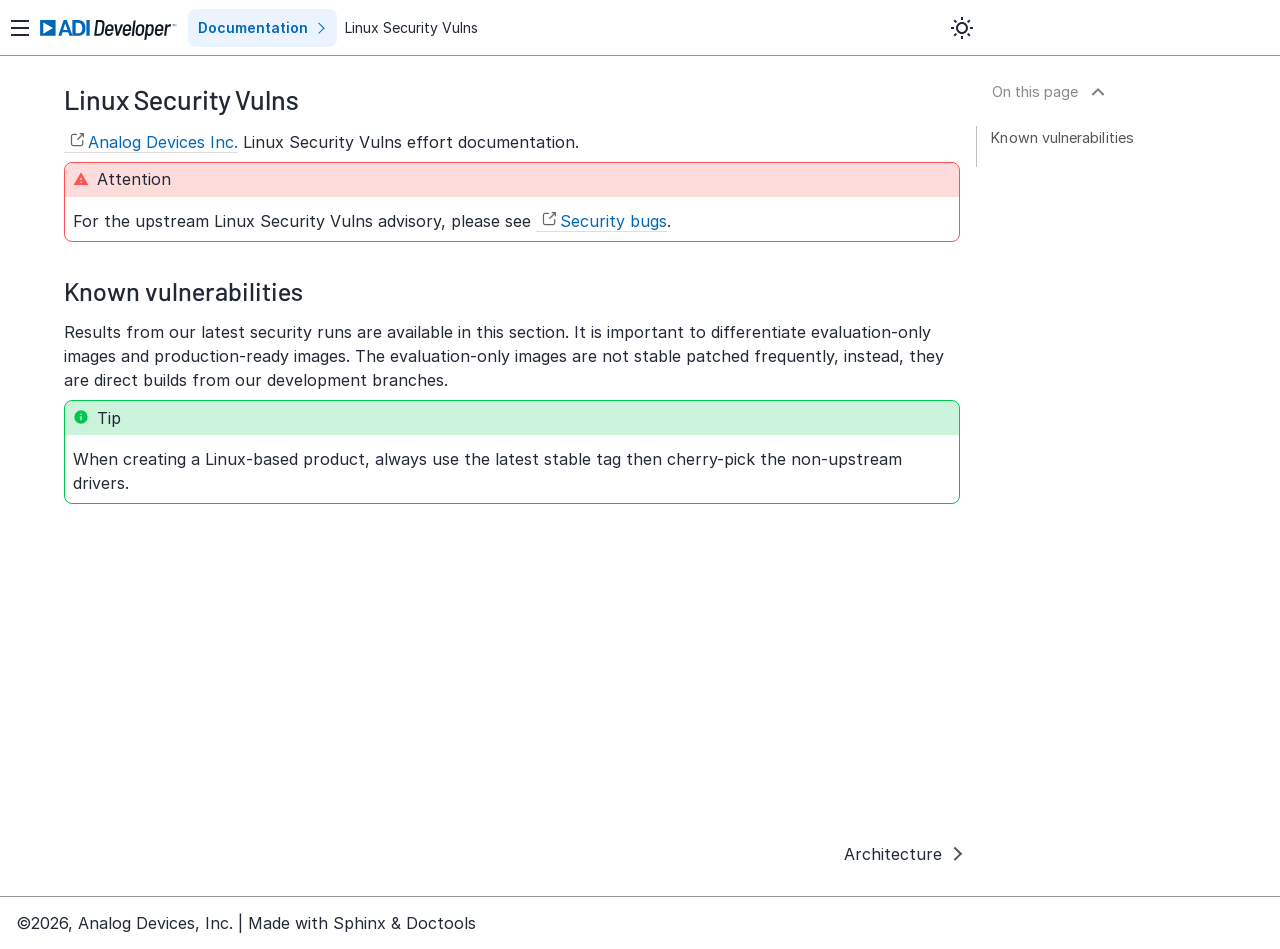
<file: pull/10/index.html>
<!DOCTYPE html>

<html lang="en" data-content_root="./">
  <head>
    <meta charset="utf-8" />
    <meta name="viewport" content="width=device-width, initial-scale=1.0" /><meta name="viewport" content="width=device-width, initial-scale=1" />
<meta content="Analog Devices Inc. Linux Security Vulns effort documentation." name="description" />

    <title>Linux Security Vulns &#8212; Linux Security Vulns  documentation</title>
    <link rel="stylesheet" type="text/css" href="_static/pygments.css?v=8e8a900e" />
    <link rel="stylesheet" type="text/css" href="_static/app.min.css?v=fb8972a4" />
    <link rel="stylesheet" type="text/css" href="_static/custom.min.css?v=18b1612a" />
    <script async="async" src="_static/app.umd.js?v=8c78863f"></script>
    <script async="async" src="_static/custom.umd.js?v=ca38d815"></script>
    <link rel="icon" href="_static/icon.svg"/>
    <link rel="index" title="Index" href="genindex.html" />
    <link rel="search" title="Search" href="search.html" />
    <link rel="next" title="Architecture" href="architecture.html" />
   
  
  
  
  <meta name="repository" content="linux-security-vulns">
  <meta name="version" content="">
  
    <meta name="page_source_suffix" content=".rst">
  
  
  


<style>
  body {
    
  }

  body.dark {
    
  }

  @media (prefers-color-scheme: dark) {
    body:not(.light) {
      
    }
  }
</style>
  </head>
  
    <body>
  
  <input type="checkbox" id="input-show-toc">
  <input type="checkbox" id="input-show-localtoc">
  <input type="checkbox" id="input-show-repotoc">

  
  <div class="search-area">
    <form action="" method="get">
      <input type="text" name="q" aria-labelledby="search-documentation" value="" autocomplete="off" autocorrect="off" autocapitalize="off" spellcheck="false" role="search" placeholder="Search"/>
      <button class="icon"></button>
    </form>
  </div>
  

  <header>
    <div id="left">
      <label id="show-sidebar" class="icon" for="input-show-toc" title="Show/hide index"></label>
    </div>
    <div id="right">
      <span>
        <a id="logo-org" href="https://developer.analog.com/" aria-label="Analog Devices Inc. landing page"></a>
        <div class="vertical-divider"></div>
        
        <label id="show-repotoc" for="input-show-repotoc" title="Show/hide docs">Documentation</label>
        
        <a id="logo" href="#">
          <div>Linux Security Vulns</div>
        </a>
      </span>
      <span class="reverse">
        <label id="show-localtoc" class="icon" for="input-show-localtoc" title="Show/hide contents"></label>
      </span>
    </div>
  </header>


  <div class="repotoc-tree overlay">
    <root/>

  </div>
    <div class="localtoc">
      <div class="tocwrapper">
        <div class="header localtoc-header">
          <a id="scroll-up" href="#top-anchor" title="Back to top"></a>
        </div>
        <nav>
          <ul>
<li><a class="reference internal" href="#">Linux Security Vulns</a><ul>
<li><a class="reference internal" href="#known-vulnerabilities">Known vulnerabilities</a><ul>
<li><a class="reference internal" href="#security-stats"></a></li>
</ul>
</li>
</ul>
</li>
</ul>

        </nav>
      </div>
    </div>

  
      <div class="sphinxsidebar" role="navigation" aria-label="Main">
        <div class="sphinxsidebarwrapper">
    <a id="no-logo" href="#">
      Linux Security Vulns
    </a><input id="input-switch-toc" type="checkbox">
<label id="show-repotoc" for="input-switch-toc">
All content
</label>
<label id="show-toc" for="input-switch-toc">
Content on this topic
</label>
<div class="repotoc-tree">
  <root/>

</div>
<div class="toc-tree">
  <ul>
<li class="toctree-l1"><a class="reference internal" href="architecture.html">Architecture</a></li>
</ul>


</div>
        </div>
      </div>

  <div class="document">
      <div class="documentwrapper">
        <div class="bodywrapper" id="top-anchor">
          <div class="body-header">
  <nav class="breadcrumb empty"><ol></ol></nav>
</div>
          <div class="body" role="main">
            
  <section id="linux-security-vulns">
<h1>Linux Security Vulns<a class="headerlink" href="#linux-security-vulns" title="Link to this heading"></a></h1>
<p><a class="icon link reference external" href="https://www.analog.com" target="_blank">Analog Devices Inc.</a>
Linux Security Vulns effort documentation.</p>
<div class="admonition attention">
<p class="admonition-title">Attention</p>
<p>For the upstream Linux Security Vulns advisory, please see
<a class="icon link reference external" href="https://docs.kernel.org/process/security-bugs.html" target="_blank" title="(in The Linux Kernel v7.3.0-rc2)"><span>Security bugs</span></a>.</p>
</div>
<div class="toctree-wrapper compound">
</div>
<section id="known-vulnerabilities">
<h2>Known vulnerabilities<a class="headerlink" href="#known-vulnerabilities" title="Link to this heading"></a></h2>
<p>Results from our latest security runs are available in this section.
It is important to differentiate evaluation-only images and production-ready images.
The evaluation-only images are not stable patched frequently, instead, they are
direct builds from our development branches.</p>
<div class="admonition tip">
<p class="admonition-title">Tip</p>
<p>When creating a Linux-based product, always use the latest stable tag then
cherry-pick the non-upstream drivers.</p>
</div>
<section id="security-stats">
<p></p>
</section>
</section>
</section>


          </div>
              <div class="related">
                &nbsp;
    <div></div>
    <a href="architecture.html" title="Next document (Alt+Shift+RightArrow)" class="next">Architecture</a>
              </div>
          
        </div>
      </div>
  </div>

  <label id="cancel-area-show-toc" for="input-show-toc"></label>
  <label id="cancel-area-show-localtoc" for="input-show-localtoc"></label>
    <footer>
      &#169;2026, Analog Devices, Inc.
      
      |
      Made with <a href="https://www.sphinx-doc.org/">Sphinx</a>
      &amp; <a href="https://github.com/analogdevicesinc/doctools">Doctools</a>
      
    </footer>
  </body>
</html>
</file>
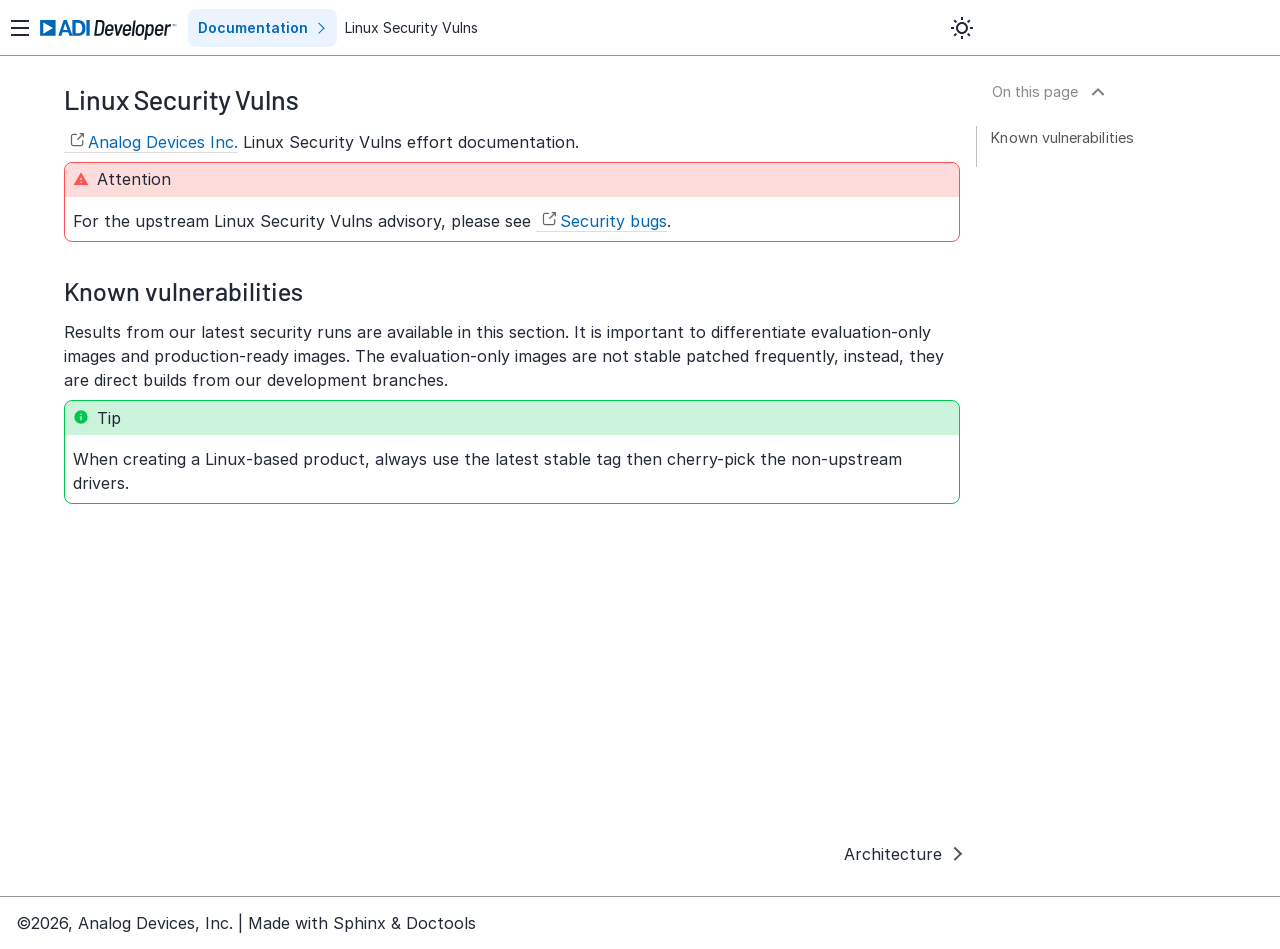
<file: pull/8/index.html>
<!DOCTYPE html>

<html lang="en" data-content_root="./">
  <head>
    <meta charset="utf-8" />
    <meta name="viewport" content="width=device-width, initial-scale=1.0" /><meta name="viewport" content="width=device-width, initial-scale=1" />
<meta content="Analog Devices Inc. Linux Security Vulns effort documentation." name="description" />

    <title>Linux Security Vulns &#8212; Linux Security Vulns  documentation</title>
    <link rel="stylesheet" type="text/css" href="_static/pygments.css?v=8e8a900e" />
    <link rel="stylesheet" type="text/css" href="_static/app.min.css?v=fb8972a4" />
    <link rel="stylesheet" type="text/css" href="_static/custom.min.css?v=18b1612a" />
    <script async="async" src="_static/app.umd.js?v=8c78863f"></script>
    <script async="async" src="_static/custom.umd.js?v=6fa59bd8"></script>
    <link rel="icon" href="_static/icon.svg"/>
    <link rel="index" title="Index" href="genindex.html" />
    <link rel="search" title="Search" href="search.html" />
    <link rel="next" title="Architecture" href="architecture.html" />
   
  
  
  
  <meta name="repository" content="linux-security-vulns">
  <meta name="version" content="">
  
    <meta name="page_source_suffix" content=".rst">
  
  
  


<style>
  body {
    
  }

  body.dark {
    
  }

  @media (prefers-color-scheme: dark) {
    body:not(.light) {
      
    }
  }
</style>
  </head>
  
    <body>
  
  <input type="checkbox" id="input-show-toc">
  <input type="checkbox" id="input-show-localtoc">
  <input type="checkbox" id="input-show-repotoc">

  
  <div class="search-area">
    <form action="" method="get">
      <input type="text" name="q" aria-labelledby="search-documentation" value="" autocomplete="off" autocorrect="off" autocapitalize="off" spellcheck="false" role="search" placeholder="Search"/>
      <button class="icon"></button>
    </form>
  </div>
  

  <header>
    <div id="left">
      <label id="show-sidebar" class="icon" for="input-show-toc" title="Show/hide index"></label>
    </div>
    <div id="right">
      <span>
        <a id="logo-org" href="https://developer.analog.com/" aria-label="Analog Devices Inc. landing page"></a>
        <div class="vertical-divider"></div>
        
        <label id="show-repotoc" for="input-show-repotoc" title="Show/hide docs">Documentation</label>
        
        <a id="logo" href="#">
          <div>Linux Security Vulns</div>
        </a>
      </span>
      <span class="reverse">
        <label id="show-localtoc" class="icon" for="input-show-localtoc" title="Show/hide contents"></label>
      </span>
    </div>
  </header>


  <div class="repotoc-tree overlay">
    <root/>

  </div>
    <div class="localtoc">
      <div class="tocwrapper">
        <div class="header localtoc-header">
          <a id="scroll-up" href="#top-anchor" title="Back to top"></a>
        </div>
        <nav>
          <ul>
<li><a class="reference internal" href="#">Linux Security Vulns</a><ul>
<li><a class="reference internal" href="#known-vulnerabilities">Known vulnerabilities</a><ul>
<li><a class="reference internal" href="#security-stats"></a></li>
</ul>
</li>
</ul>
</li>
</ul>

        </nav>
      </div>
    </div>

  
      <div class="sphinxsidebar" role="navigation" aria-label="Main">
        <div class="sphinxsidebarwrapper">
    <a id="no-logo" href="#">
      Linux Security Vulns
    </a><input id="input-switch-toc" type="checkbox">
<label id="show-repotoc" for="input-switch-toc">
All content
</label>
<label id="show-toc" for="input-switch-toc">
Content on this topic
</label>
<div class="repotoc-tree">
  <root/>

</div>
<div class="toc-tree">
  <ul>
<li class="toctree-l1"><a class="reference internal" href="architecture.html">Architecture</a></li>
</ul>


</div>
        </div>
      </div>

  <div class="document">
      <div class="documentwrapper">
        <div class="bodywrapper" id="top-anchor">
          <div class="body-header">
  <nav class="breadcrumb empty"><ol></ol></nav>
</div>
          <div class="body" role="main">
            
  <section id="linux-security-vulns">
<h1>Linux Security Vulns<a class="headerlink" href="#linux-security-vulns" title="Link to this heading"></a></h1>
<p><a class="icon link reference external" href="https://www.analog.com" target="_blank">Analog Devices Inc.</a>
Linux Security Vulns effort documentation.</p>
<div class="admonition attention">
<p class="admonition-title">Attention</p>
<p>For the upstream Linux Security Vulns advisory, please see
<a class="icon link reference external" href="https://docs.kernel.org/process/security-bugs.html" target="_blank" title="(in The Linux Kernel v7.3.0-rc2)"><span>Security bugs</span></a>.</p>
</div>
<div class="toctree-wrapper compound">
</div>
<section id="known-vulnerabilities">
<h2>Known vulnerabilities<a class="headerlink" href="#known-vulnerabilities" title="Link to this heading"></a></h2>
<p>Results from our latest security runs are available in this section.
It is important to differentiate evaluation-only images and production-ready images.
The evaluation-only images are not stable patched frequently, instead, they are
direct builds from our development branches.</p>
<div class="admonition tip">
<p class="admonition-title">Tip</p>
<p>When creating a Linux-based product, always use the latest stable tag then
cherry-pick the non-upstream drivers.</p>
</div>
<section id="security-stats">
<p></p>
</section>
</section>
</section>


          </div>
              <div class="related">
                &nbsp;
    <div></div>
    <a href="architecture.html" title="Next document (Alt+Shift+RightArrow)" class="next">Architecture</a>
              </div>
          
        </div>
      </div>
  </div>

  <label id="cancel-area-show-toc" for="input-show-toc"></label>
  <label id="cancel-area-show-localtoc" for="input-show-localtoc"></label>
    <footer>
      &#169;2026, Analog Devices, Inc.
      
      |
      Made with <a href="https://www.sphinx-doc.org/">Sphinx</a>
      &amp; <a href="https://github.com/analogdevicesinc/doctools">Doctools</a>
      
    </footer>
  </body>
</html>
</file>
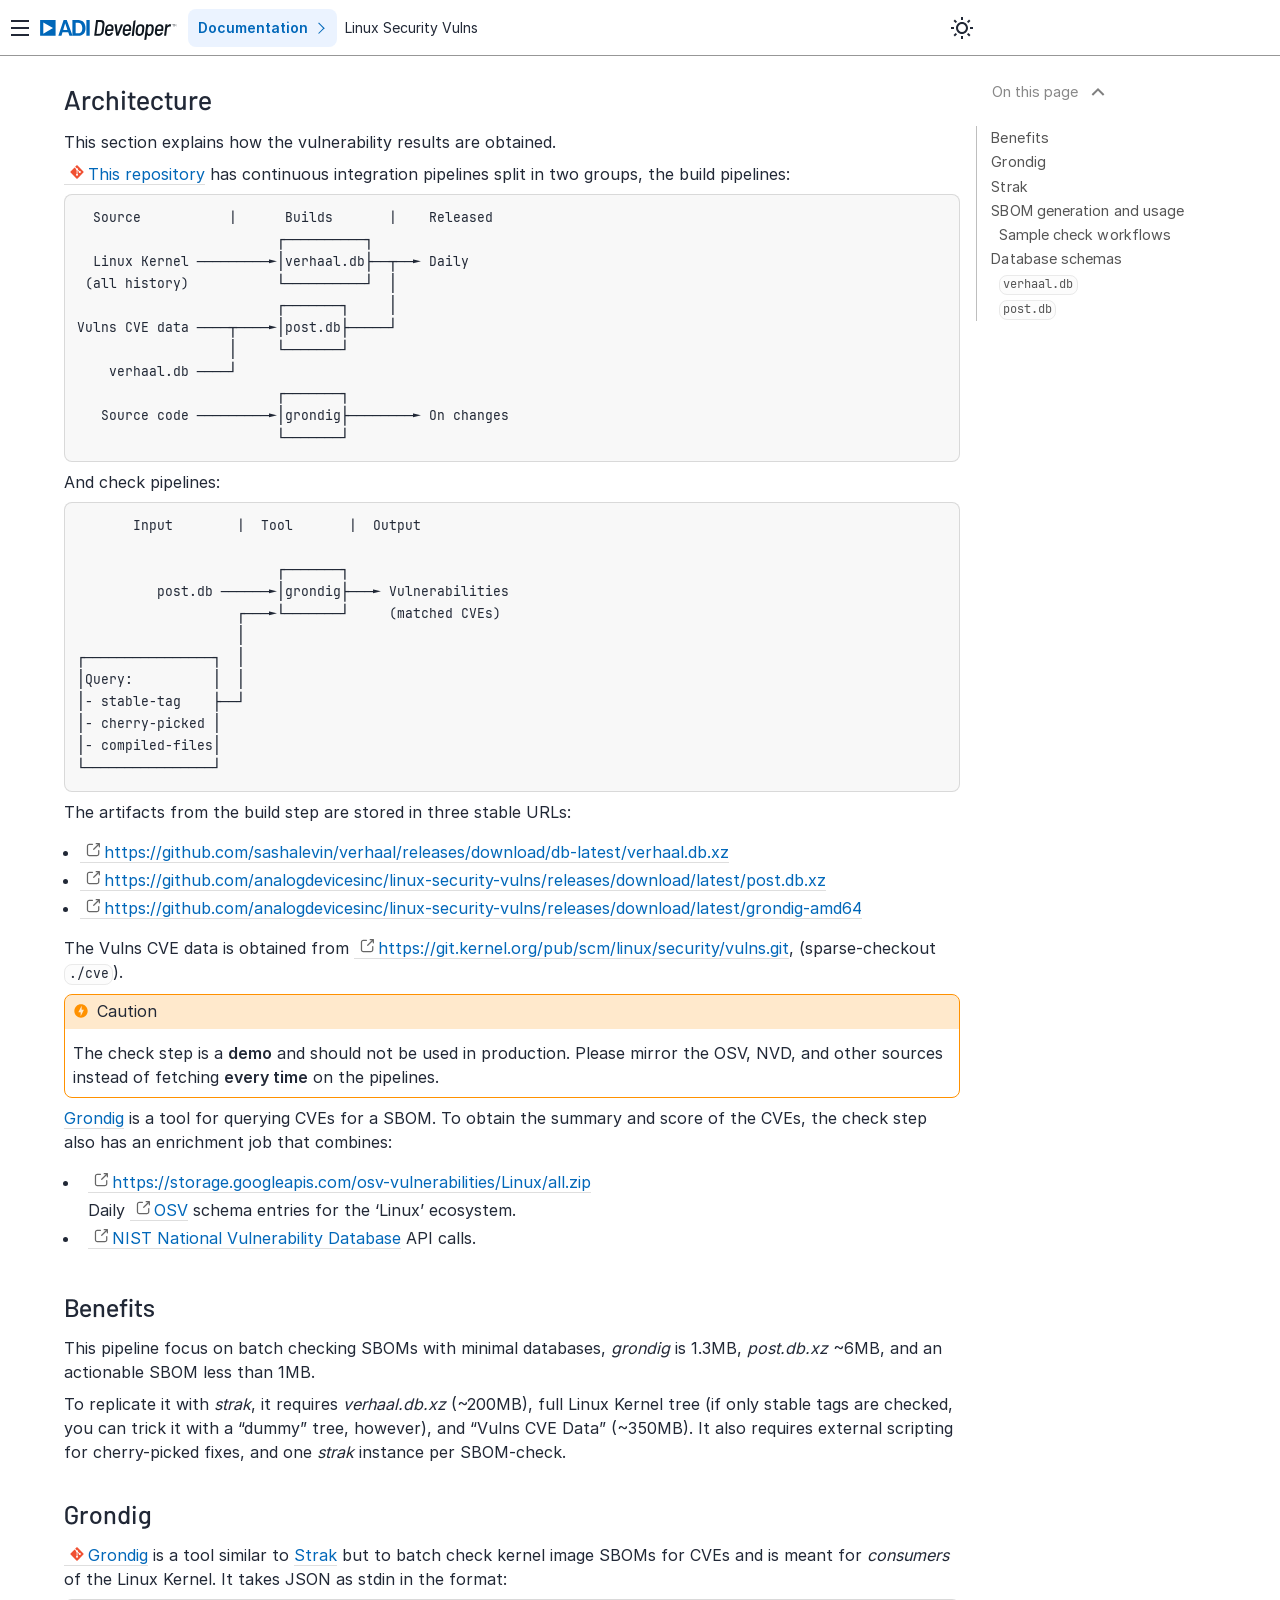
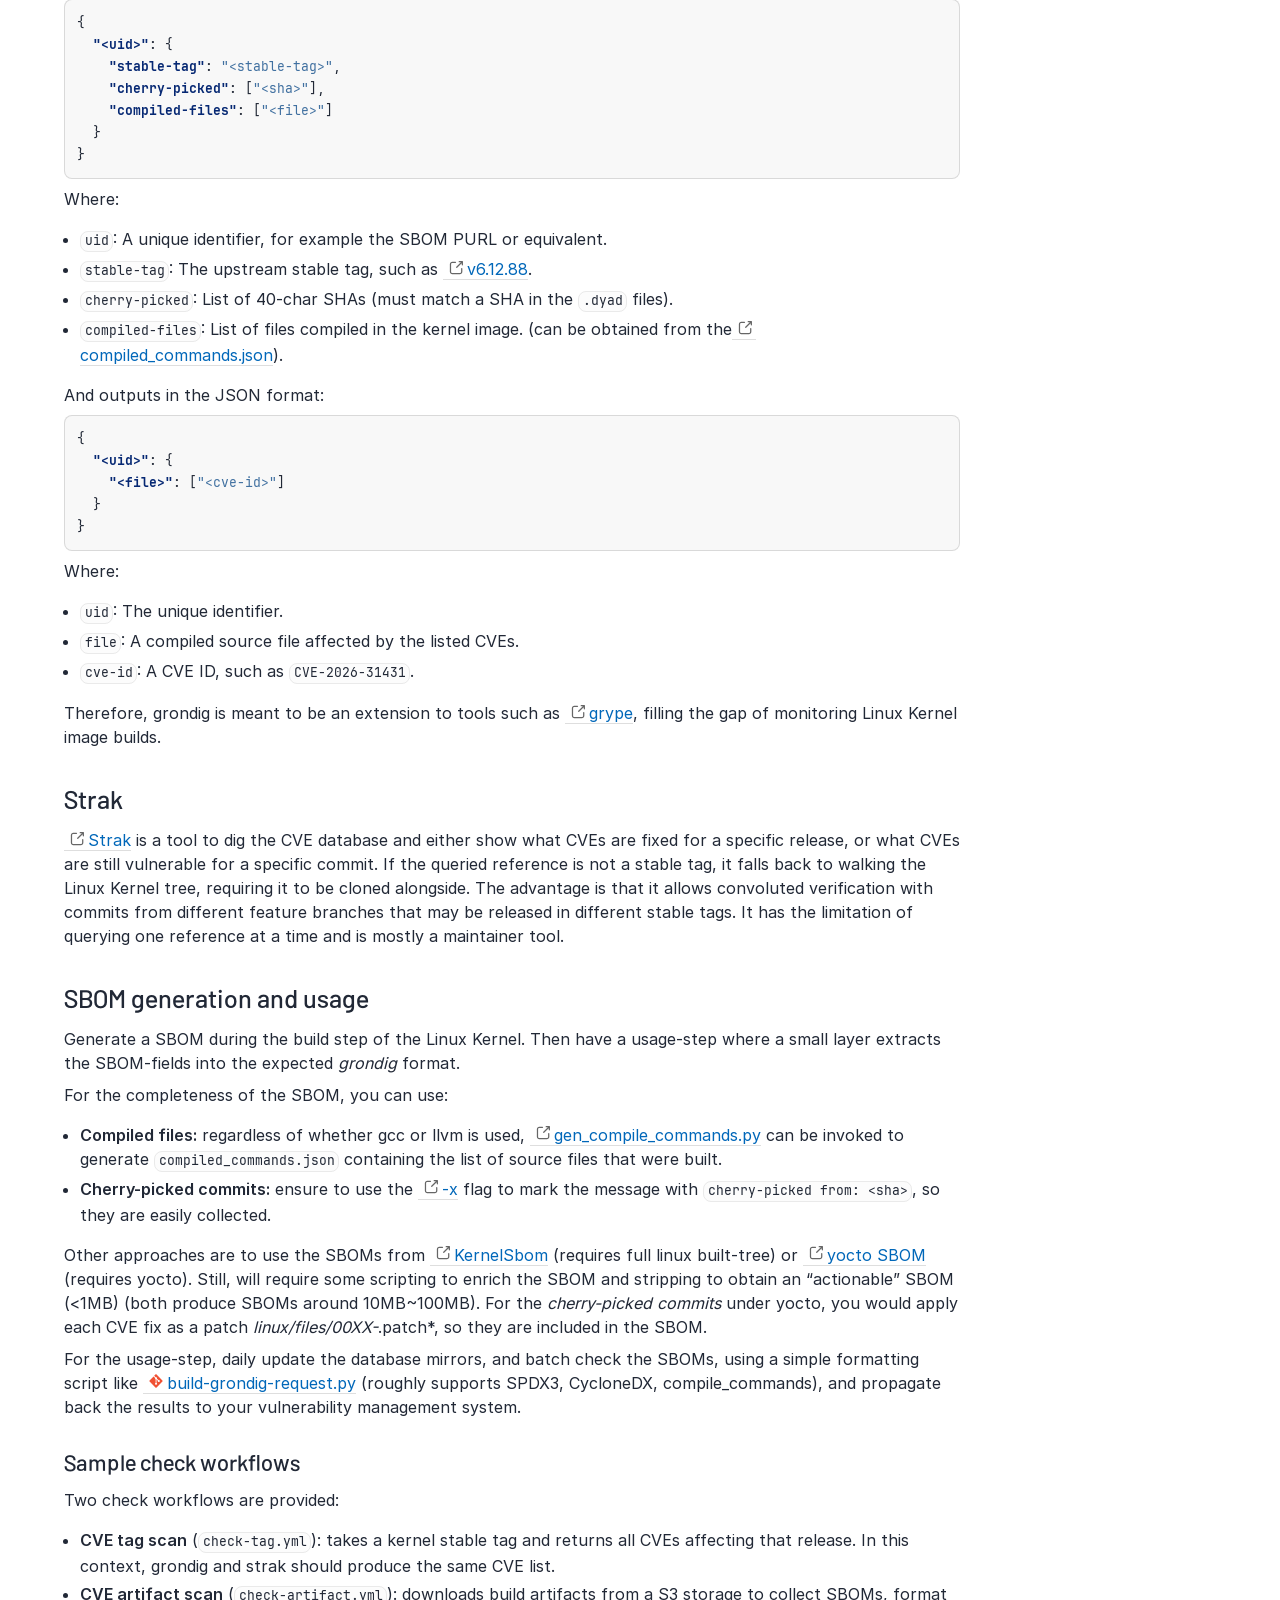
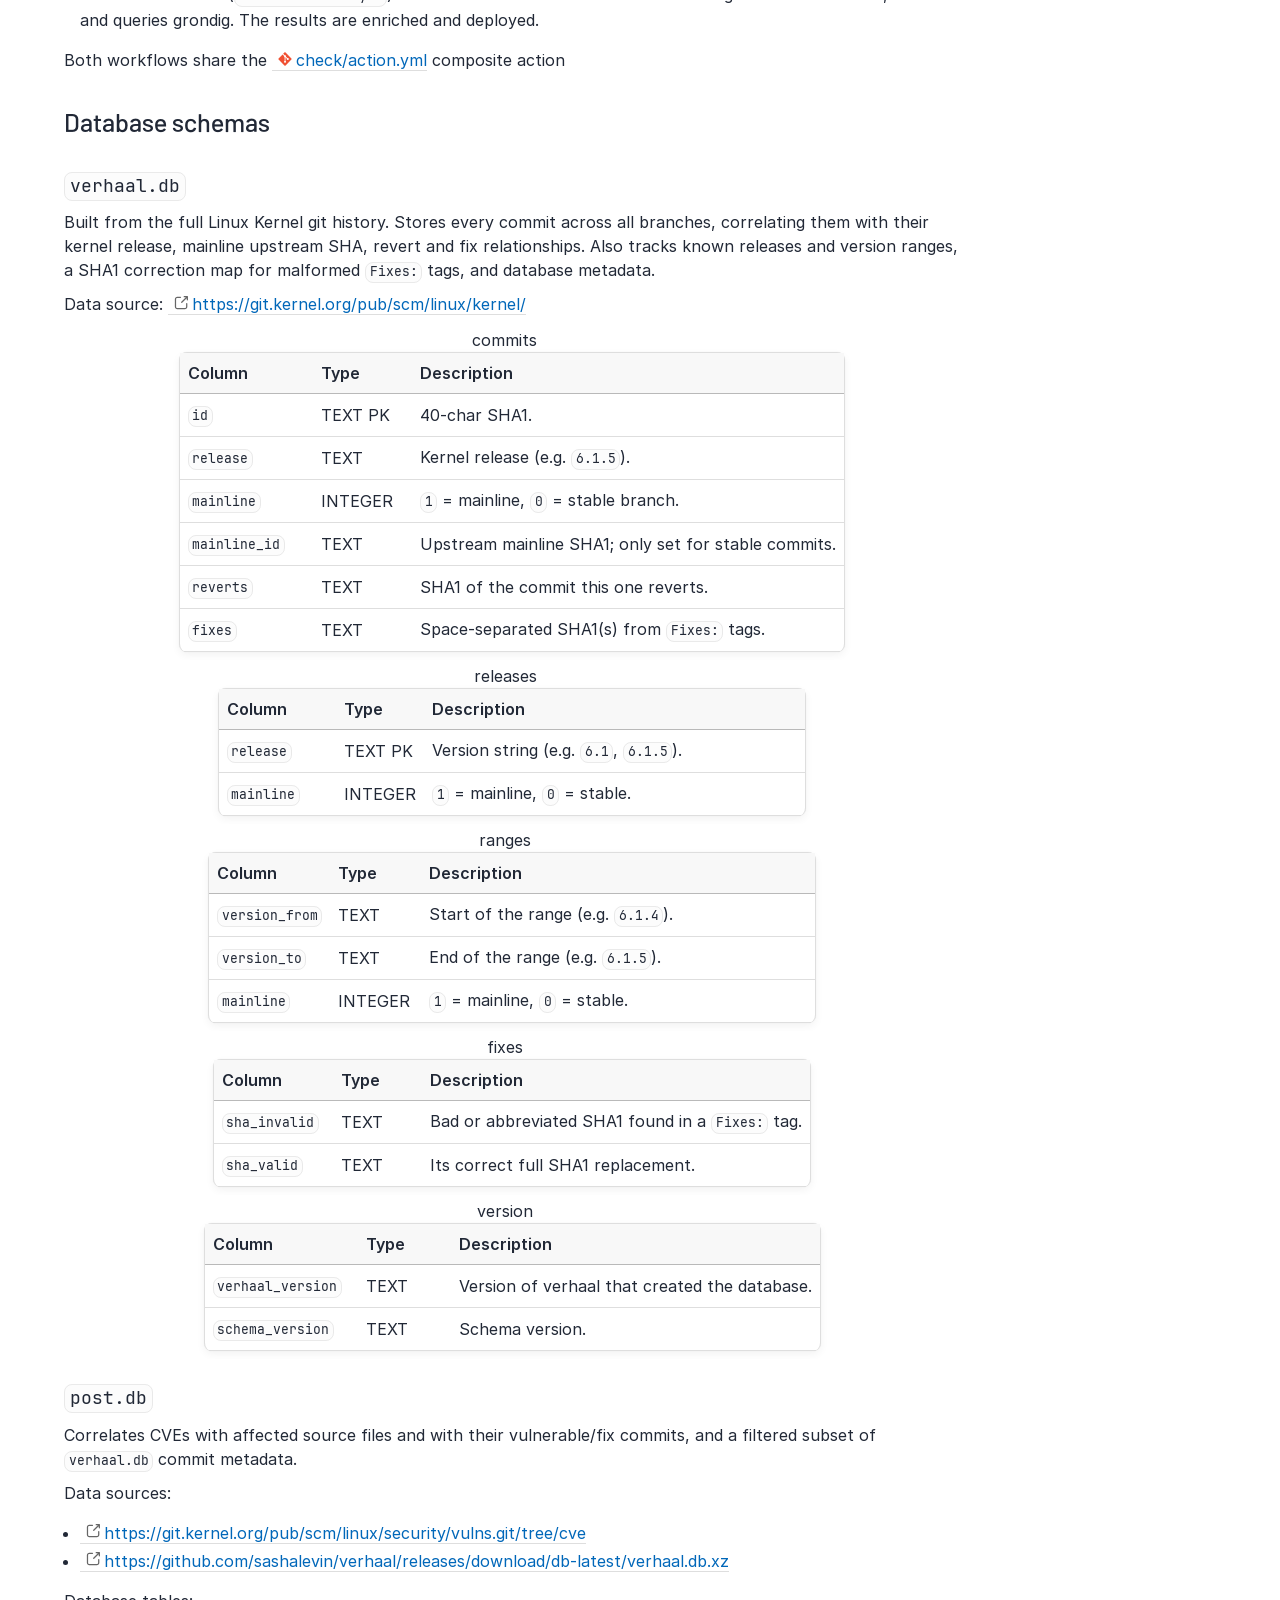
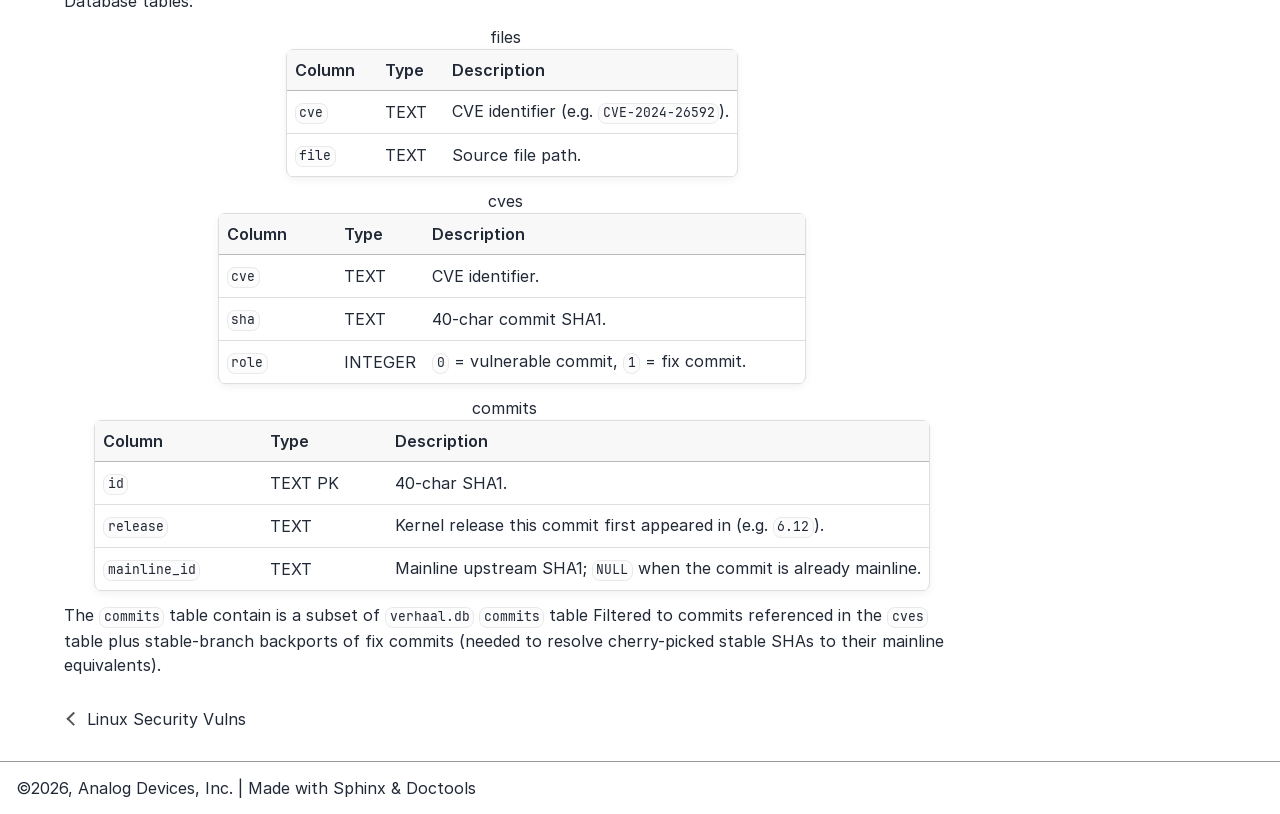
<file: pull/10/architecture.html>
<!DOCTYPE html>

<html lang="en" data-content_root="./">
  <head>
    <meta charset="utf-8" />
    <meta name="viewport" content="width=device-width, initial-scale=1.0" /><meta name="viewport" content="width=device-width, initial-scale=1" />
<meta content="This section explains how the vulnerability results are obtained." name="description" />

    <title>Architecture &#8212; Linux Security Vulns  documentation</title>
    <link rel="stylesheet" type="text/css" href="_static/pygments.css?v=8e8a900e" />
    <link rel="stylesheet" type="text/css" href="_static/app.min.css?v=fb8972a4" />
    <link rel="stylesheet" type="text/css" href="_static/custom.min.css?v=18b1612a" />
    <script async="async" src="_static/app.umd.js?v=8c78863f"></script>
    <script async="async" src="_static/custom.umd.js?v=ca38d815"></script>
    <link rel="icon" href="_static/icon.svg"/>
    <link rel="index" title="Index" href="genindex.html" />
    <link rel="search" title="Search" href="search.html" />
    <link rel="prev" title="Linux Security Vulns" href="index.html" />
   
  
  
  
  <meta name="repository" content="linux-security-vulns">
  <meta name="version" content="">
  
    <meta name="page_source_suffix" content=".rst">
  
  
  


<style>
  body {
    
  }

  body.dark {
    
  }

  @media (prefers-color-scheme: dark) {
    body:not(.light) {
      
    }
  }
</style>
  </head>
  
    <body>
  
  <input type="checkbox" id="input-show-toc">
  <input type="checkbox" id="input-show-localtoc">
  <input type="checkbox" id="input-show-repotoc">

  
  <div class="search-area">
    <form action="" method="get">
      <input type="text" name="q" aria-labelledby="search-documentation" value="" autocomplete="off" autocorrect="off" autocapitalize="off" spellcheck="false" role="search" placeholder="Search"/>
      <button class="icon"></button>
    </form>
  </div>
  

  <header>
    <div id="left">
      <label id="show-sidebar" class="icon" for="input-show-toc" title="Show/hide index"></label>
    </div>
    <div id="right">
      <span>
        <a id="logo-org" href="https://developer.analog.com/" aria-label="Analog Devices Inc. landing page"></a>
        <div class="vertical-divider"></div>
        
        <label id="show-repotoc" for="input-show-repotoc" title="Show/hide docs">Documentation</label>
        
        <a id="logo" href="index.html">
          <div>Linux Security Vulns</div>
        </a>
      </span>
      <span class="reverse">
        <label id="show-localtoc" class="icon" for="input-show-localtoc" title="Show/hide contents"></label>
      </span>
    </div>
  </header>


  <div class="repotoc-tree overlay">
    <root/>

  </div>
    <div class="localtoc">
      <div class="tocwrapper">
        <div class="header localtoc-header">
          <a id="scroll-up" href="#top-anchor" title="Back to top"></a>
        </div>
        <nav>
          <ul>
<li><a class="reference internal" href="#">Architecture</a><ul>
<li><a class="reference internal" href="#benefits">Benefits</a></li>
<li><a class="reference internal" href="#grondig">Grondig</a></li>
<li><a class="reference internal" href="#strak">Strak</a></li>
<li><a class="reference internal" href="#sbom-generation-and-usage">SBOM generation and usage</a><ul>
<li><a class="reference internal" href="#sample-check-workflows">Sample check workflows</a></li>
</ul>
</li>
<li><a class="reference internal" href="#database-schemas">Database schemas</a><ul>
<li><a class="reference internal" href="#verhaal-db"><code class="docutils literal notranslate"><span class="pre">verhaal.db</span></code></a></li>
<li><a class="reference internal" href="#post-db"><code class="docutils literal notranslate"><span class="pre">post.db</span></code></a></li>
</ul>
</li>
</ul>
</li>
</ul>

        </nav>
      </div>
    </div>

  
      <div class="sphinxsidebar" role="navigation" aria-label="Main">
        <div class="sphinxsidebarwrapper">
    <a id="no-logo" href="index.html">
      Linux Security Vulns
    </a><input id="input-switch-toc" type="checkbox">
<label id="show-repotoc" for="input-switch-toc">
All content
</label>
<label id="show-toc" for="input-switch-toc">
Content on this topic
</label>
<div class="repotoc-tree">
  <root/>

</div>
<div class="toc-tree">
  <ul class="current">
<li class="toctree-l1 current"><a class="current reference internal" href="#">Architecture</a></li>
</ul>


</div>
        </div>
      </div>

  <div class="document">
      <div class="documentwrapper">
        <div class="bodywrapper" id="top-anchor">
          <div class="body-header">
  <nav class="breadcrumb empty"><ol></ol></nav>
</div>
          <div class="body" role="main">
            
  <section id="architecture">
<h1>Architecture<a class="headerlink" href="#architecture" title="Link to this heading"></a></h1>
<p>This section explains how the vulnerability results are obtained.</p>
<p><a class="icon git reference external" href="https://github.com/analogdevicesinc/linux-security-vulns/" target="_blank">This repository</a> has continuous integration
pipelines split in two groups, the build pipelines:</p>
<div class="highlight-default notranslate"><div class="highlight"><pre><span></span>  Source           |      Builds       |    Released
                         ┌──────────┐
  Linux Kernel ─────────►│verhaal.db├──┬──► Daily
 (all history)           └──────────┘  │
                         ┌───────┐     │
Vulns CVE data ────┬────►│post.db├─────┘
                   │     └───────┘
    verhaal.db ────┘
                         ┌───────┐
   Source code ─────────►│grondig├────────► On changes
                         └───────┘
</pre></div>
</div>
<p>And check pipelines:</p>
<div class="highlight-default notranslate"><div class="highlight"><pre><span></span>       Input        |  Tool       |  Output

                         ┌───────┐
          post.db ──────►│grondig├───► Vulnerabilities
                    ┌───►└───────┘     (matched CVEs)
                    │
┌────────────────┐  │
│Query:          │  │
│- stable-tag    ├──┘
│- cherry-picked │
│- compiled-files│
└────────────────┘
</pre></div>
</div>
<p>The artifacts from the build step are stored in three stable URLs:</p>
<ul class="simple">
<li><p><a class="icon link reference external" href="https://github.com/sashalevin/verhaal/releases/download/db-latest/verhaal.db.xz" target="_blank">https://github.com/sashalevin/verhaal/releases/download/db-latest/verhaal.db.xz</a></p></li>
<li><p><a class="icon link reference external" href="https://github.com/analogdevicesinc/linux-security-vulns/releases/download/latest/post.db.xz" target="_blank">https://github.com/analogdevicesinc/linux-security-vulns/releases/download/latest/post.db.xz</a></p></li>
<li><p><a class="icon link reference external" href="https://github.com/analogdevicesinc/linux-security-vulns/releases/download/latest/grondig-amd64" target="_blank">https://github.com/analogdevicesinc/linux-security-vulns/releases/download/latest/grondig-amd64</a></p></li>
</ul>
<p>The Vulns CVE data is obtained from <a class="icon link reference external" href="https://git.kernel.org/pub/scm/linux/security/vulns.git" target="_blank">https://git.kernel.org/pub/scm/linux/security/vulns.git</a>,
(sparse-checkout <code class="docutils literal notranslate"><span class="pre">./cve</span></code>).</p>
<div class="admonition caution">
<p class="admonition-title">Caution</p>
<p>The check step is a <strong>demo</strong> and should not be used in production. Please
mirror the OSV, NVD, and other sources instead of fetching <strong>every time</strong> on
the pipelines.</p>
</div>
<p><a class="reference internal" href="#grondig"><span class="std std-ref">Grondig</span></a> is a tool for querying CVEs for a SBOM. To obtain the summary
and score of the CVEs, the check step also has an enrichment job that combines:</p>
<ul>
<li><div class="line-block">
<div class="line"><a class="icon link reference external" href="https://storage.googleapis.com/osv-vulnerabilities/Linux/all.zip" target="_blank">https://storage.googleapis.com/osv-vulnerabilities/Linux/all.zip</a></div>
<div class="line">Daily <a class="icon link reference external" href="https://osv.dev" target="_blank">OSV</a> schema entries for the ‘Linux’ ecosystem.</div>
</div>
</li>
<li><div class="line-block">
<div class="line"><a class="icon link reference external" href="https://nvd.nist.gov/" target="_blank">NIST National Vulnerability Database</a> API calls.</div>
</div>
</li>
</ul>
<section id="benefits">
<h2>Benefits<a class="headerlink" href="#benefits" title="Link to this heading"></a></h2>
<p>This pipeline focus on batch checking SBOMs with minimal databases, <cite>grondig</cite> is
1.3MB, <cite>post.db.xz</cite> ~6MB, and an actionable SBOM less than 1MB.</p>
<p>To replicate it with <cite>strak</cite>, it requires <cite>verhaal.db.xz</cite> (~200MB), full Linux Kernel tree
(if only stable tags are checked, you can trick it with a “dummy” tree, however),
and “Vulns CVE Data” (~350MB). It also requires external scripting for cherry-picked fixes,
and one <cite>strak</cite> instance per SBOM-check.</p>
</section>
<section id="grondig">
<span id="id1"></span><h2>Grondig<a class="headerlink" href="#grondig" title="Link to this heading"></a></h2>
<p><a class="icon git reference external" href="https://github.com/analogdevicesinc/linux-security-vulns/tree/feature/grondig/tools/grondig" target="_blank">Grondig</a> is a tool
similar to <a class="reference internal" href="#strak"><span class="std std-ref">Strak</span></a> but to batch check kernel image SBOMs for CVEs and is
meant for <em>consumers</em> of the Linux Kernel. It takes JSON as stdin in the
format:</p>
<div class="highlight-json notranslate"><div class="highlight"><pre><span></span><span class="p">{</span>
<span class="w">  </span><span class="nt">"&lt;uid&gt;"</span><span class="p">:</span><span class="w"> </span><span class="p">{</span>
<span class="w">    </span><span class="nt">"stable-tag"</span><span class="p">:</span><span class="w"> </span><span class="s2">"&lt;stable-tag&gt;"</span><span class="p">,</span>
<span class="w">    </span><span class="nt">"cherry-picked"</span><span class="p">:</span><span class="w"> </span><span class="p">[</span><span class="s2">"&lt;sha&gt;"</span><span class="p">],</span>
<span class="w">    </span><span class="nt">"compiled-files"</span><span class="p">:</span><span class="w"> </span><span class="p">[</span><span class="s2">"&lt;file&gt;"</span><span class="p">]</span>
<span class="w">  </span><span class="p">}</span>
<span class="p">}</span>
</pre></div>
</div>
<p>Where:</p>
<ul class="simple">
<li><p><code class="docutils literal notranslate"><span class="pre">uid</span></code>: A unique identifier, for example the SBOM PURL or equivalent.</p></li>
<li><p><code class="docutils literal notranslate"><span class="pre">stable-tag</span></code>: The upstream stable tag, such as <a class="icon link reference external" href="https://github.com/gregkh/linux/tree/v6.12.88" target="_blank">v6.12.88</a>.</p></li>
<li><p><code class="docutils literal notranslate"><span class="pre">cherry-picked</span></code>: List of 40-char SHAs (must match a SHA in the <code class="docutils literal notranslate"><span class="pre">.dyad</span></code> files).</p></li>
<li><p><code class="docutils literal notranslate"><span class="pre">compiled-files</span></code>: List of files compiled in the kernel image.
(can be obtained from the <a class="icon link reference external" href="https://github.com/gregkh/linux/blob/master/scripts/clang-tools/gen_compile_commands.py" target="_blank">compiled_commands.json</a>).</p></li>
</ul>
<p>And outputs in the JSON format:</p>
<div class="highlight-json notranslate"><div class="highlight"><pre><span></span><span class="p">{</span>
<span class="w">  </span><span class="nt">"&lt;uid&gt;"</span><span class="p">:</span><span class="w"> </span><span class="p">{</span>
<span class="w">    </span><span class="nt">"&lt;file&gt;"</span><span class="p">:</span><span class="w"> </span><span class="p">[</span><span class="s2">"&lt;cve-id&gt;"</span><span class="p">]</span>
<span class="w">  </span><span class="p">}</span>
<span class="p">}</span>
</pre></div>
</div>
<p>Where:</p>
<ul class="simple">
<li><p><code class="docutils literal notranslate"><span class="pre">uid</span></code>: The unique identifier.</p></li>
<li><p><code class="docutils literal notranslate"><span class="pre">file</span></code>: A compiled source file affected by the listed CVEs.</p></li>
<li><p><code class="docutils literal notranslate"><span class="pre">cve-id</span></code>: A CVE ID, such as <code class="docutils literal notranslate"><span class="pre">CVE-2026-31431</span></code>.</p></li>
</ul>
<p>Therefore, grondig is meant to be an extension to tools such as
<a class="icon link reference external" href="https://github.com/anchore/grype" target="_blank">grype</a>, filling the gap of monitoring
Linux Kernel image builds.</p>
</section>
<section id="strak">
<span id="id2"></span><h2>Strak<a class="headerlink" href="#strak" title="Link to this heading"></a></h2>
<p><a class="icon link reference external" href="https://git.kernel.org/pub/scm/linux/security/vulns.git/tree/tools/strak" target="_blank">Strak</a>
is a tool to dig the CVE database and either show what CVEs are fixed for
a specific release, or what CVEs are still vulnerable for a specific commit.
If the queried reference is not a stable tag, it falls back to
walking the Linux Kernel tree, requiring it to be cloned alongside. The
advantage is that it allows convoluted verification with commits from different
feature branches that may be released in different stable tags. It has the
limitation of querying one reference at a time and is mostly a maintainer tool.</p>
</section>
<section id="sbom-generation-and-usage">
<h2>SBOM generation and usage<a class="headerlink" href="#sbom-generation-and-usage" title="Link to this heading"></a></h2>
<p>Generate a SBOM during the build step of the Linux Kernel. Then have a
usage-step where a small layer extracts the SBOM-fields into the expected
<cite>grondig</cite> format.</p>
<p>For the completeness of the SBOM, you can use:</p>
<ul class="simple">
<li><p><strong>Compiled files:</strong> regardless of whether gcc or llvm is used,
<a class="icon link reference external" href="https://github.com/gregkh/linux/blob/master/scripts/clang-tools/gen_compile_commands.py" target="_blank">gen_compile_commands.py</a>
can be invoked to generate <code class="docutils literal notranslate"><span class="pre">compiled_commands.json</span></code> containing the list of
source files that were built.</p></li>
<li><p><strong>Cherry-picked commits:</strong> ensure to use the
<a class="icon link reference external" href="https://git-scm.com/docs/git-cherry-pick#Documentation/git-cherry-pick.txt--x" target="_blank">-x</a>
flag to mark the message with <code class="docutils literal notranslate"><span class="pre">cherry-picked</span> <span class="pre">from:</span> <span class="pre">&lt;sha&gt;</span></code>, so they are easily collected.</p></li>
</ul>
<p>Other approaches are to use the SBOMs from <a class="icon link reference external" href="https://github.com/TNG/KernelSbom" target="_blank">KernelSbom</a> (requires full linux built-tree) or
<a class="icon link reference external" href="https://docs.yoctoproject.org/dev/dev-manual/sbom.html" target="_blank">yocto SBOM</a>
(requires yocto). Still, will require some scripting to enrich the SBOM and
stripping to obtain an “actionable” SBOM (&lt;1MB) (both produce SBOMs around
10MB~100MB). For the <em>cherry-picked commits</em> under yocto, you would apply each
CVE fix as a patch <em>linux/files/00XX-</em>.patch*, so they are included in the SBOM.</p>
<p>For the usage-step, daily update the database mirrors, and batch check the
SBOMs, using a simple formatting script like
<a class="icon git reference external" href="https://github.com/analogdevicesinc/linux-security-vulns/tree/ci/build-grondig-request.py" target="_blank">build-grondig-request.py</a> (roughly supports
SPDX3, CycloneDX, compile_commands), and propagate back the results to your
vulnerability management system.</p>
<section id="sample-check-workflows">
<h3>Sample check workflows<a class="headerlink" href="#sample-check-workflows" title="Link to this heading"></a></h3>
<p>Two check workflows are provided:</p>
<ul class="simple">
<li><p><strong>CVE tag scan</strong> (<code class="docutils literal notranslate"><span class="pre">check-tag.yml</span></code>): takes a kernel stable tag and returns
all CVEs affecting that release. In this context, grondig and strak should
produce the same CVE list.</p></li>
<li><p><strong>CVE artifact scan</strong> (<code class="docutils literal notranslate"><span class="pre">check-artifact.yml</span></code>): downloads build artifacts
from a S3 storage to collect SBOMs, format and queries grondig.
The results are enriched and deployed.</p></li>
</ul>
<p>Both workflows share the <a class="icon git reference external" href="https://github.com/analogdevicesinc/linux-security-vulns/tree/ci/check/action.yml" target="_blank">check/action.yml</a>
composite action</p>
</section>
</section>
<section id="database-schemas">
<h2>Database schemas<a class="headerlink" href="#database-schemas" title="Link to this heading"></a></h2>
<section id="verhaal-db">
<h3><code class="docutils literal notranslate"><span class="pre">verhaal.db</span></code><a class="headerlink" href="#verhaal-db" title="Link to this heading"></a></h3>
<p>Built from the full Linux Kernel git history. Stores every commit across all
branches, correlating them with their kernel release, mainline upstream SHA,
revert and fix relationships. Also tracks known releases and version ranges,
a SHA1 correction map for malformed <code class="docutils literal notranslate"><span class="pre">Fixes:</span></code> tags, and database metadata.</p>
<p>Data source: <a class="icon link reference external" href="https://git.kernel.org/pub/scm/linux/kernel/" target="_blank">https://git.kernel.org/pub/scm/linux/kernel/</a></p>
<div class="table-wrapper colwidths-given docutils container" id="id3">
<table class="docutils align-default" id="id3">
<caption><span class="caption-text">commits</span><a class="headerlink" href="#id3" title="Link to this table"></a></caption>
<colgroup>
<col style="width: 20.0%" />
<col style="width: 15.0%" />
<col style="width: 65.0%" />
</colgroup>
<thead>
<tr class="row-odd"><th class="head"><p>Column</p></th>
<th class="head"><p>Type</p></th>
<th class="head"><p>Description</p></th>
</tr>
</thead>
<tbody>
<tr class="row-even"><td><p><code class="docutils literal notranslate"><span class="pre">id</span></code></p></td>
<td><p>TEXT PK</p></td>
<td><p>40-char SHA1.</p></td>
</tr>
<tr class="row-odd"><td><p><code class="docutils literal notranslate"><span class="pre">release</span></code></p></td>
<td><p>TEXT</p></td>
<td><p>Kernel release (e.g. <code class="docutils literal notranslate"><span class="pre">6.1.5</span></code>).</p></td>
</tr>
<tr class="row-even"><td><p><code class="docutils literal notranslate"><span class="pre">mainline</span></code></p></td>
<td><p>INTEGER</p></td>
<td><p><code class="docutils literal notranslate"><span class="pre">1</span></code> = mainline, <code class="docutils literal notranslate"><span class="pre">0</span></code> = stable branch.</p></td>
</tr>
<tr class="row-odd"><td><p><code class="docutils literal notranslate"><span class="pre">mainline_id</span></code></p></td>
<td><p>TEXT</p></td>
<td><p>Upstream mainline SHA1; only set for stable commits.</p></td>
</tr>
<tr class="row-even"><td><p><code class="docutils literal notranslate"><span class="pre">reverts</span></code></p></td>
<td><p>TEXT</p></td>
<td><p>SHA1 of the commit this one reverts.</p></td>
</tr>
<tr class="row-odd"><td><p><code class="docutils literal notranslate"><span class="pre">fixes</span></code></p></td>
<td><p>TEXT</p></td>
<td><p>Space-separated SHA1(s) from <code class="docutils literal notranslate"><span class="pre">Fixes:</span></code> tags.</p></td>
</tr>
</tbody>
</table>
</div>
<div class="table-wrapper colwidths-given docutils container" id="id4">
<table class="docutils align-default" id="id4">
<caption><span class="caption-text">releases</span><a class="headerlink" href="#id4" title="Link to this table"></a></caption>
<colgroup>
<col style="width: 20.0%" />
<col style="width: 15.0%" />
<col style="width: 65.0%" />
</colgroup>
<thead>
<tr class="row-odd"><th class="head"><p>Column</p></th>
<th class="head"><p>Type</p></th>
<th class="head"><p>Description</p></th>
</tr>
</thead>
<tbody>
<tr class="row-even"><td><p><code class="docutils literal notranslate"><span class="pre">release</span></code></p></td>
<td><p>TEXT PK</p></td>
<td><p>Version string (e.g. <code class="docutils literal notranslate"><span class="pre">6.1</span></code>, <code class="docutils literal notranslate"><span class="pre">6.1.5</span></code>).</p></td>
</tr>
<tr class="row-odd"><td><p><code class="docutils literal notranslate"><span class="pre">mainline</span></code></p></td>
<td><p>INTEGER</p></td>
<td><p><code class="docutils literal notranslate"><span class="pre">1</span></code> = mainline, <code class="docutils literal notranslate"><span class="pre">0</span></code> = stable.</p></td>
</tr>
</tbody>
</table>
</div>
<div class="table-wrapper colwidths-given docutils container" id="id5">
<table class="docutils align-default" id="id5">
<caption><span class="caption-text">ranges</span><a class="headerlink" href="#id5" title="Link to this table"></a></caption>
<colgroup>
<col style="width: 20.0%" />
<col style="width: 15.0%" />
<col style="width: 65.0%" />
</colgroup>
<thead>
<tr class="row-odd"><th class="head"><p>Column</p></th>
<th class="head"><p>Type</p></th>
<th class="head"><p>Description</p></th>
</tr>
</thead>
<tbody>
<tr class="row-even"><td><p><code class="docutils literal notranslate"><span class="pre">version_from</span></code></p></td>
<td><p>TEXT</p></td>
<td><p>Start of the range (e.g. <code class="docutils literal notranslate"><span class="pre">6.1.4</span></code>).</p></td>
</tr>
<tr class="row-odd"><td><p><code class="docutils literal notranslate"><span class="pre">version_to</span></code></p></td>
<td><p>TEXT</p></td>
<td><p>End of the range (e.g. <code class="docutils literal notranslate"><span class="pre">6.1.5</span></code>).</p></td>
</tr>
<tr class="row-even"><td><p><code class="docutils literal notranslate"><span class="pre">mainline</span></code></p></td>
<td><p>INTEGER</p></td>
<td><p><code class="docutils literal notranslate"><span class="pre">1</span></code> = mainline, <code class="docutils literal notranslate"><span class="pre">0</span></code> = stable.</p></td>
</tr>
</tbody>
</table>
</div>
<div class="table-wrapper colwidths-given docutils container" id="id6">
<table class="docutils align-default" id="id6">
<caption><span class="caption-text">fixes</span><a class="headerlink" href="#id6" title="Link to this table"></a></caption>
<colgroup>
<col style="width: 20.0%" />
<col style="width: 15.0%" />
<col style="width: 65.0%" />
</colgroup>
<thead>
<tr class="row-odd"><th class="head"><p>Column</p></th>
<th class="head"><p>Type</p></th>
<th class="head"><p>Description</p></th>
</tr>
</thead>
<tbody>
<tr class="row-even"><td><p><code class="docutils literal notranslate"><span class="pre">sha_invalid</span></code></p></td>
<td><p>TEXT</p></td>
<td><p>Bad or abbreviated SHA1 found in a <code class="docutils literal notranslate"><span class="pre">Fixes:</span></code> tag.</p></td>
</tr>
<tr class="row-odd"><td><p><code class="docutils literal notranslate"><span class="pre">sha_valid</span></code></p></td>
<td><p>TEXT</p></td>
<td><p>Its correct full SHA1 replacement.</p></td>
</tr>
</tbody>
</table>
</div>
<div class="table-wrapper colwidths-given docutils container" id="id7">
<table class="docutils align-default" id="id7">
<caption><span class="caption-text">version</span><a class="headerlink" href="#id7" title="Link to this table"></a></caption>
<colgroup>
<col style="width: 25.0%" />
<col style="width: 15.0%" />
<col style="width: 60.0%" />
</colgroup>
<thead>
<tr class="row-odd"><th class="head"><p>Column</p></th>
<th class="head"><p>Type</p></th>
<th class="head"><p>Description</p></th>
</tr>
</thead>
<tbody>
<tr class="row-even"><td><p><code class="docutils literal notranslate"><span class="pre">verhaal_version</span></code></p></td>
<td><p>TEXT</p></td>
<td><p>Version of verhaal that created the database.</p></td>
</tr>
<tr class="row-odd"><td><p><code class="docutils literal notranslate"><span class="pre">schema_version</span></code></p></td>
<td><p>TEXT</p></td>
<td><p>Schema version.</p></td>
</tr>
</tbody>
</table>
</div>
</section>
<section id="post-db">
<h3><code class="docutils literal notranslate"><span class="pre">post.db</span></code><a class="headerlink" href="#post-db" title="Link to this heading"></a></h3>
<p>Correlates CVEs with affected source files and with their vulnerable/fix
commits, and a filtered subset of <code class="docutils literal notranslate"><span class="pre">verhaal.db</span></code> commit metadata.</p>
<p>Data sources:</p>
<ul class="simple">
<li><p><a class="icon link reference external" href="https://git.kernel.org/pub/scm/linux/security/vulns.git/tree/cve" target="_blank">https://git.kernel.org/pub/scm/linux/security/vulns.git/tree/cve</a></p></li>
<li><p><a class="icon link reference external" href="https://github.com/sashalevin/verhaal/releases/download/db-latest/verhaal.db.xz" target="_blank">https://github.com/sashalevin/verhaal/releases/download/db-latest/verhaal.db.xz</a></p></li>
</ul>
<p>Database tables:</p>
<div class="table-wrapper colwidths-given docutils container" id="id8">
<table class="docutils align-default" id="id8">
<caption><span class="caption-text">files</span><a class="headerlink" href="#id8" title="Link to this table"></a></caption>
<colgroup>
<col style="width: 20.0%" />
<col style="width: 15.0%" />
<col style="width: 65.0%" />
</colgroup>
<thead>
<tr class="row-odd"><th class="head"><p>Column</p></th>
<th class="head"><p>Type</p></th>
<th class="head"><p>Description</p></th>
</tr>
</thead>
<tbody>
<tr class="row-even"><td><p><code class="docutils literal notranslate"><span class="pre">cve</span></code></p></td>
<td><p>TEXT</p></td>
<td><p>CVE identifier (e.g. <code class="docutils literal notranslate"><span class="pre">CVE-2024-26592</span></code>).</p></td>
</tr>
<tr class="row-odd"><td><p><code class="docutils literal notranslate"><span class="pre">file</span></code></p></td>
<td><p>TEXT</p></td>
<td><p>Source file path.</p></td>
</tr>
</tbody>
</table>
</div>
<div class="table-wrapper colwidths-given docutils container" id="id9">
<table class="docutils align-default" id="id9">
<caption><span class="caption-text">cves</span><a class="headerlink" href="#id9" title="Link to this table"></a></caption>
<colgroup>
<col style="width: 20.0%" />
<col style="width: 15.0%" />
<col style="width: 65.0%" />
</colgroup>
<thead>
<tr class="row-odd"><th class="head"><p>Column</p></th>
<th class="head"><p>Type</p></th>
<th class="head"><p>Description</p></th>
</tr>
</thead>
<tbody>
<tr class="row-even"><td><p><code class="docutils literal notranslate"><span class="pre">cve</span></code></p></td>
<td><p>TEXT</p></td>
<td><p>CVE identifier.</p></td>
</tr>
<tr class="row-odd"><td><p><code class="docutils literal notranslate"><span class="pre">sha</span></code></p></td>
<td><p>TEXT</p></td>
<td><p>40-char commit SHA1.</p></td>
</tr>
<tr class="row-even"><td><p><code class="docutils literal notranslate"><span class="pre">role</span></code></p></td>
<td><p>INTEGER</p></td>
<td><p><code class="docutils literal notranslate"><span class="pre">0</span></code> = vulnerable commit, <code class="docutils literal notranslate"><span class="pre">1</span></code> = fix commit.</p></td>
</tr>
</tbody>
</table>
</div>
<div class="table-wrapper colwidths-given docutils container" id="id10">
<table class="docutils align-default" id="id10">
<caption><span class="caption-text">commits</span><a class="headerlink" href="#id10" title="Link to this table"></a></caption>
<colgroup>
<col style="width: 20.0%" />
<col style="width: 15.0%" />
<col style="width: 65.0%" />
</colgroup>
<thead>
<tr class="row-odd"><th class="head"><p>Column</p></th>
<th class="head"><p>Type</p></th>
<th class="head"><p>Description</p></th>
</tr>
</thead>
<tbody>
<tr class="row-even"><td><p><code class="docutils literal notranslate"><span class="pre">id</span></code></p></td>
<td><p>TEXT PK</p></td>
<td><p>40-char SHA1.</p></td>
</tr>
<tr class="row-odd"><td><p><code class="docutils literal notranslate"><span class="pre">release</span></code></p></td>
<td><p>TEXT</p></td>
<td><p>Kernel release this commit first appeared in (e.g. <code class="docutils literal notranslate"><span class="pre">6.12</span></code>).</p></td>
</tr>
<tr class="row-even"><td><p><code class="docutils literal notranslate"><span class="pre">mainline_id</span></code></p></td>
<td><p>TEXT</p></td>
<td><p>Mainline upstream SHA1; <code class="docutils literal notranslate"><span class="pre">NULL</span></code> when the commit is already mainline.</p></td>
</tr>
</tbody>
</table>
</div>
<p>The <code class="docutils literal notranslate"><span class="pre">commits</span></code> table contain is a subset of <code class="docutils literal notranslate"><span class="pre">verhaal.db</span></code> <code class="docutils literal notranslate"><span class="pre">commits</span></code> table
Filtered to commits referenced in the <code class="docutils literal notranslate"><span class="pre">cves</span></code> table plus stable-branch
backports of fix commits (needed to resolve cherry-picked stable SHAs to
their mainline equivalents).</p>
</section>
</section>
</section>


          </div>
              <div class="related">
                &nbsp;
    <a href="index.html" title="Previous document (Alt+Shift+LeftArrow)" class="prev">Linux Security Vulns</a>
    <div></div>
              </div>
          
        </div>
      </div>
  </div>

  <label id="cancel-area-show-toc" for="input-show-toc"></label>
  <label id="cancel-area-show-localtoc" for="input-show-localtoc"></label>
    <footer>
      &#169;2026, Analog Devices, Inc.
      
      |
      Made with <a href="https://www.sphinx-doc.org/">Sphinx</a>
      &amp; <a href="https://github.com/analogdevicesinc/doctools">Doctools</a>
      
    </footer>
  </body>
</html>
</file>
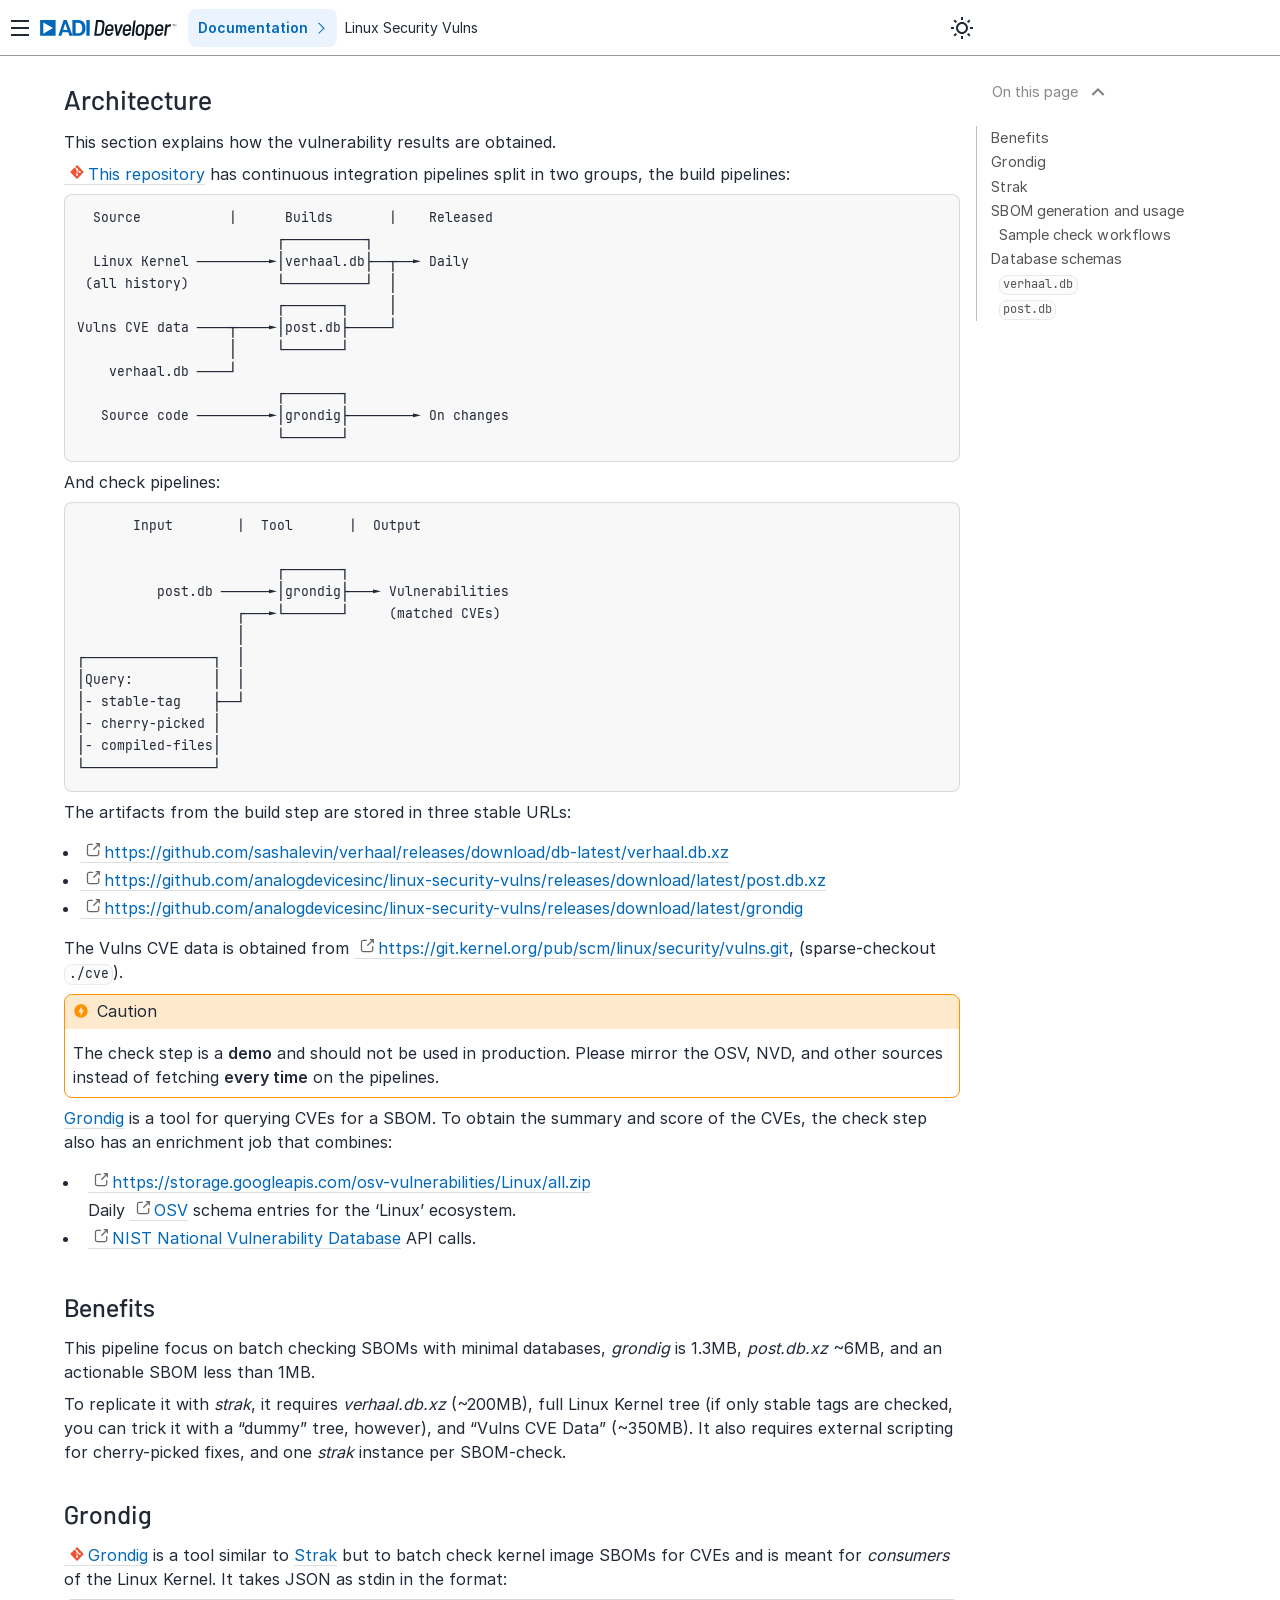
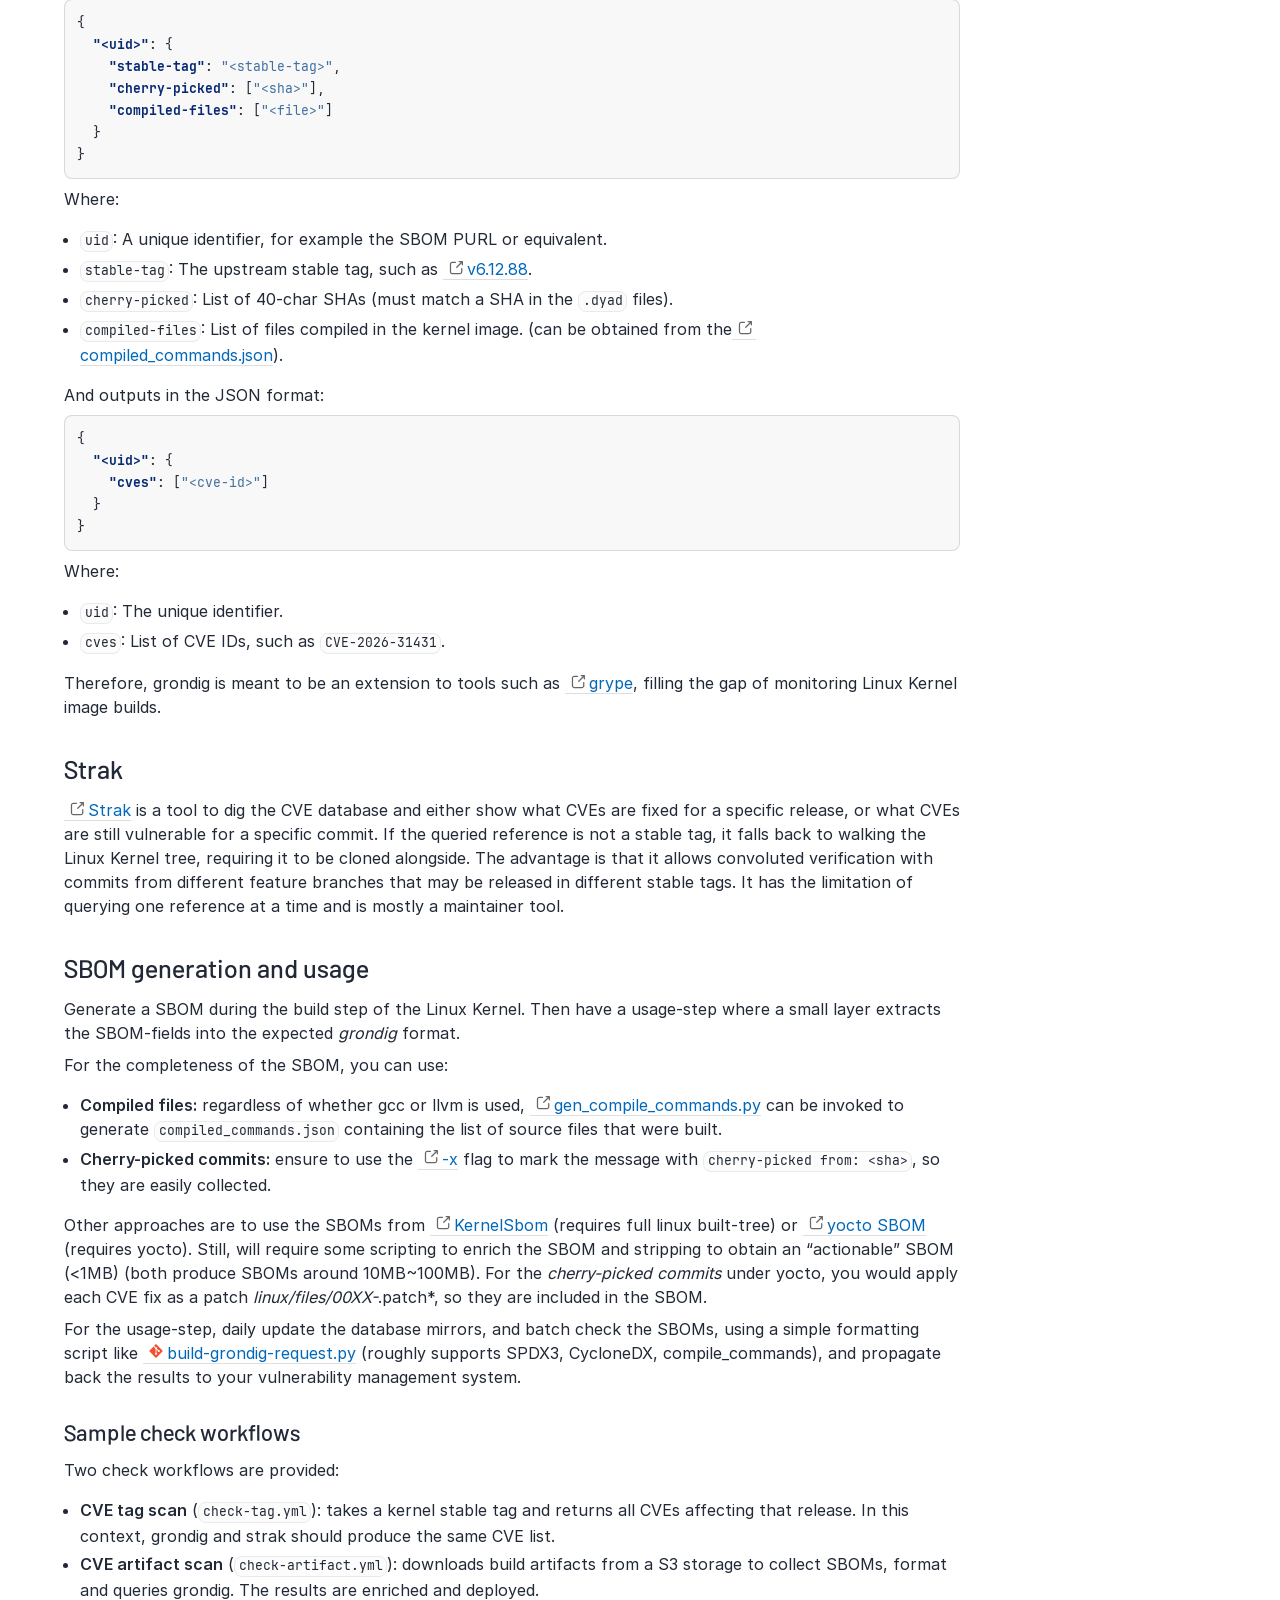
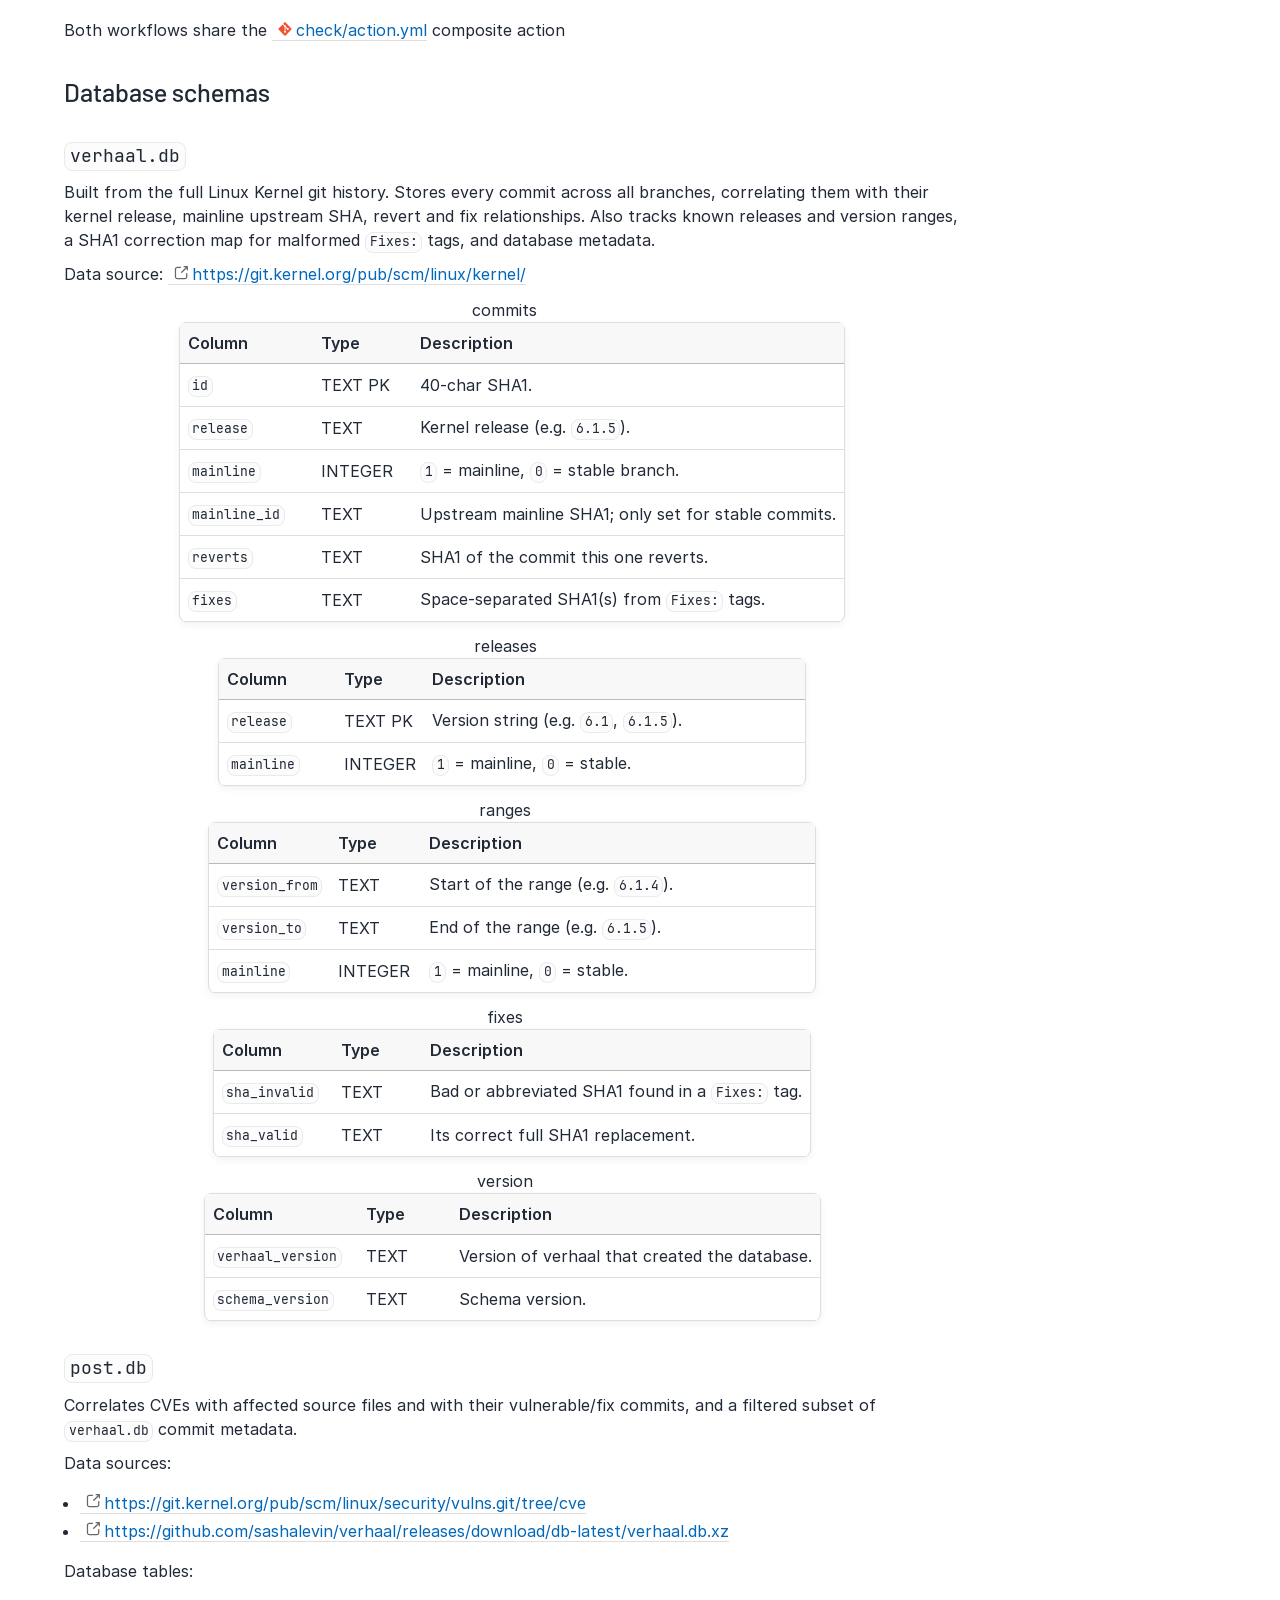
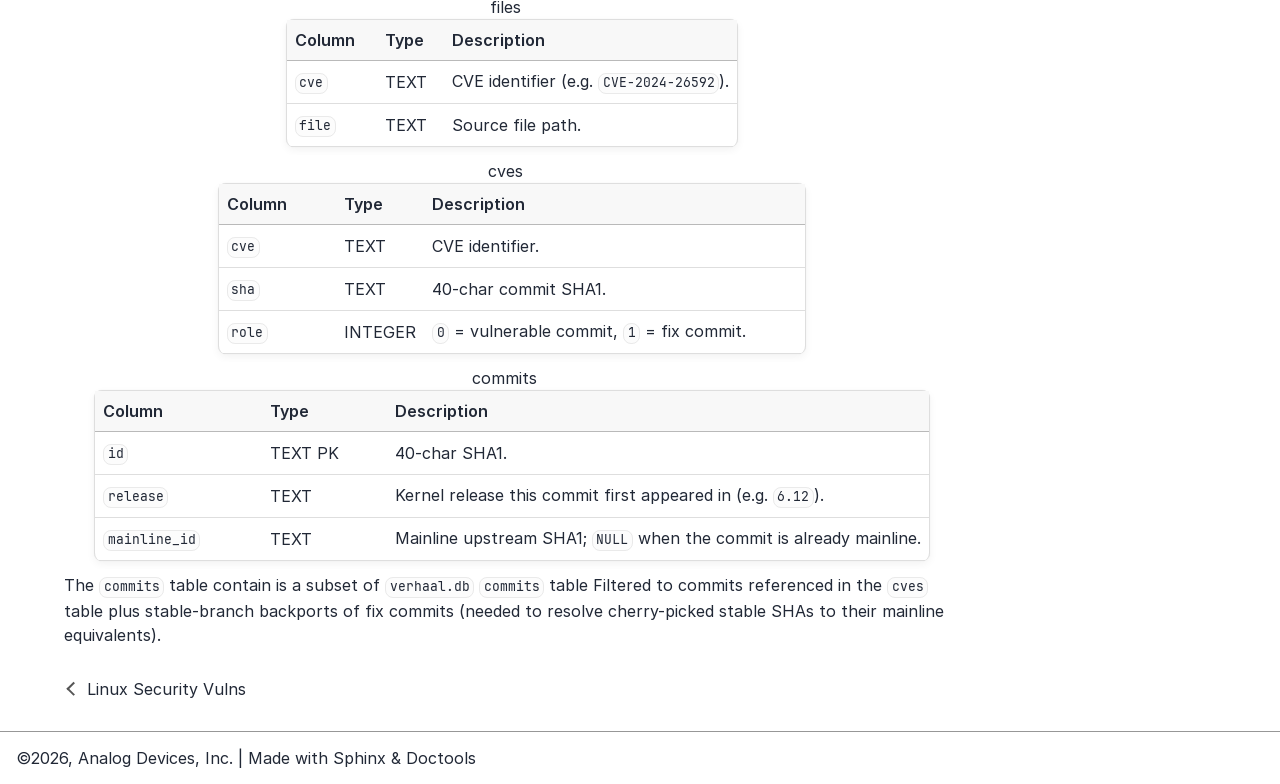
<file: pull/8/architecture.html>
<!DOCTYPE html>

<html lang="en" data-content_root="./">
  <head>
    <meta charset="utf-8" />
    <meta name="viewport" content="width=device-width, initial-scale=1.0" /><meta name="viewport" content="width=device-width, initial-scale=1" />
<meta content="This section explains how the vulnerability results are obtained." name="description" />

    <title>Architecture &#8212; Linux Security Vulns  documentation</title>
    <link rel="stylesheet" type="text/css" href="_static/pygments.css?v=8e8a900e" />
    <link rel="stylesheet" type="text/css" href="_static/app.min.css?v=fb8972a4" />
    <link rel="stylesheet" type="text/css" href="_static/custom.min.css?v=18b1612a" />
    <script async="async" src="_static/app.umd.js?v=8c78863f"></script>
    <script async="async" src="_static/custom.umd.js?v=6fa59bd8"></script>
    <link rel="icon" href="_static/icon.svg"/>
    <link rel="index" title="Index" href="genindex.html" />
    <link rel="search" title="Search" href="search.html" />
    <link rel="prev" title="Linux Security Vulns" href="index.html" />
   
  
  
  
  <meta name="repository" content="linux-security-vulns">
  <meta name="version" content="">
  
    <meta name="page_source_suffix" content=".rst">
  
  
  


<style>
  body {
    
  }

  body.dark {
    
  }

  @media (prefers-color-scheme: dark) {
    body:not(.light) {
      
    }
  }
</style>
  </head>
  
    <body>
  
  <input type="checkbox" id="input-show-toc">
  <input type="checkbox" id="input-show-localtoc">
  <input type="checkbox" id="input-show-repotoc">

  
  <div class="search-area">
    <form action="" method="get">
      <input type="text" name="q" aria-labelledby="search-documentation" value="" autocomplete="off" autocorrect="off" autocapitalize="off" spellcheck="false" role="search" placeholder="Search"/>
      <button class="icon"></button>
    </form>
  </div>
  

  <header>
    <div id="left">
      <label id="show-sidebar" class="icon" for="input-show-toc" title="Show/hide index"></label>
    </div>
    <div id="right">
      <span>
        <a id="logo-org" href="https://developer.analog.com/" aria-label="Analog Devices Inc. landing page"></a>
        <div class="vertical-divider"></div>
        
        <label id="show-repotoc" for="input-show-repotoc" title="Show/hide docs">Documentation</label>
        
        <a id="logo" href="index.html">
          <div>Linux Security Vulns</div>
        </a>
      </span>
      <span class="reverse">
        <label id="show-localtoc" class="icon" for="input-show-localtoc" title="Show/hide contents"></label>
      </span>
    </div>
  </header>


  <div class="repotoc-tree overlay">
    <root/>

  </div>
    <div class="localtoc">
      <div class="tocwrapper">
        <div class="header localtoc-header">
          <a id="scroll-up" href="#top-anchor" title="Back to top"></a>
        </div>
        <nav>
          <ul>
<li><a class="reference internal" href="#">Architecture</a><ul>
<li><a class="reference internal" href="#benefits">Benefits</a></li>
<li><a class="reference internal" href="#grondig">Grondig</a></li>
<li><a class="reference internal" href="#strak">Strak</a></li>
<li><a class="reference internal" href="#sbom-generation-and-usage">SBOM generation and usage</a><ul>
<li><a class="reference internal" href="#sample-check-workflows">Sample check workflows</a></li>
</ul>
</li>
<li><a class="reference internal" href="#database-schemas">Database schemas</a><ul>
<li><a class="reference internal" href="#verhaal-db"><code class="docutils literal notranslate"><span class="pre">verhaal.db</span></code></a></li>
<li><a class="reference internal" href="#post-db"><code class="docutils literal notranslate"><span class="pre">post.db</span></code></a></li>
</ul>
</li>
</ul>
</li>
</ul>

        </nav>
      </div>
    </div>

  
      <div class="sphinxsidebar" role="navigation" aria-label="Main">
        <div class="sphinxsidebarwrapper">
    <a id="no-logo" href="index.html">
      Linux Security Vulns
    </a><input id="input-switch-toc" type="checkbox">
<label id="show-repotoc" for="input-switch-toc">
All content
</label>
<label id="show-toc" for="input-switch-toc">
Content on this topic
</label>
<div class="repotoc-tree">
  <root/>

</div>
<div class="toc-tree">
  <ul class="current">
<li class="toctree-l1 current"><a class="current reference internal" href="#">Architecture</a></li>
</ul>


</div>
        </div>
      </div>

  <div class="document">
      <div class="documentwrapper">
        <div class="bodywrapper" id="top-anchor">
          <div class="body-header">
  <nav class="breadcrumb empty"><ol></ol></nav>
</div>
          <div class="body" role="main">
            
  <section id="architecture">
<h1>Architecture<a class="headerlink" href="#architecture" title="Link to this heading"></a></h1>
<p>This section explains how the vulnerability results are obtained.</p>
<p><a class="icon git reference external" href="https://github.com/analogdevicesinc/linux-security-vulns/" target="_blank">This repository</a> has continuous integration
pipelines split in two groups, the build pipelines:</p>
<div class="highlight-default notranslate"><div class="highlight"><pre><span></span>  Source           |      Builds       |    Released
                         ┌──────────┐
  Linux Kernel ─────────►│verhaal.db├──┬──► Daily
 (all history)           └──────────┘  │
                         ┌───────┐     │
Vulns CVE data ────┬────►│post.db├─────┘
                   │     └───────┘
    verhaal.db ────┘
                         ┌───────┐
   Source code ─────────►│grondig├────────► On changes
                         └───────┘
</pre></div>
</div>
<p>And check pipelines:</p>
<div class="highlight-default notranslate"><div class="highlight"><pre><span></span>       Input        |  Tool       |  Output

                         ┌───────┐
          post.db ──────►│grondig├───► Vulnerabilities
                    ┌───►└───────┘     (matched CVEs)
                    │
┌────────────────┐  │
│Query:          │  │
│- stable-tag    ├──┘
│- cherry-picked │
│- compiled-files│
└────────────────┘
</pre></div>
</div>
<p>The artifacts from the build step are stored in three stable URLs:</p>
<ul class="simple">
<li><p><a class="icon link reference external" href="https://github.com/sashalevin/verhaal/releases/download/db-latest/verhaal.db.xz" target="_blank">https://github.com/sashalevin/verhaal/releases/download/db-latest/verhaal.db.xz</a></p></li>
<li><p><a class="icon link reference external" href="https://github.com/analogdevicesinc/linux-security-vulns/releases/download/latest/post.db.xz" target="_blank">https://github.com/analogdevicesinc/linux-security-vulns/releases/download/latest/post.db.xz</a></p></li>
<li><p><a class="icon link reference external" href="https://github.com/analogdevicesinc/linux-security-vulns/releases/download/latest/grondig" target="_blank">https://github.com/analogdevicesinc/linux-security-vulns/releases/download/latest/grondig</a></p></li>
</ul>
<p>The Vulns CVE data is obtained from <a class="icon link reference external" href="https://git.kernel.org/pub/scm/linux/security/vulns.git" target="_blank">https://git.kernel.org/pub/scm/linux/security/vulns.git</a>,
(sparse-checkout <code class="docutils literal notranslate"><span class="pre">./cve</span></code>).</p>
<div class="admonition caution">
<p class="admonition-title">Caution</p>
<p>The check step is a <strong>demo</strong> and should not be used in production. Please
mirror the OSV, NVD, and other sources instead of fetching <strong>every time</strong> on
the pipelines.</p>
</div>
<p><a class="reference internal" href="#grondig"><span class="std std-ref">Grondig</span></a> is a tool for querying CVEs for a SBOM. To obtain the summary
and score of the CVEs, the check step also has an enrichment job that combines:</p>
<ul>
<li><div class="line-block">
<div class="line"><a class="icon link reference external" href="https://storage.googleapis.com/osv-vulnerabilities/Linux/all.zip" target="_blank">https://storage.googleapis.com/osv-vulnerabilities/Linux/all.zip</a></div>
<div class="line">Daily <a class="icon link reference external" href="https://osv.dev" target="_blank">OSV</a> schema entries for the ‘Linux’ ecosystem.</div>
</div>
</li>
<li><div class="line-block">
<div class="line"><a class="icon link reference external" href="https://nvd.nist.gov/" target="_blank">NIST National Vulnerability Database</a> API calls.</div>
</div>
</li>
</ul>
<section id="benefits">
<h2>Benefits<a class="headerlink" href="#benefits" title="Link to this heading"></a></h2>
<p>This pipeline focus on batch checking SBOMs with minimal databases, <cite>grondig</cite> is
1.3MB, <cite>post.db.xz</cite> ~6MB, and an actionable SBOM less than 1MB.</p>
<p>To replicate it with <cite>strak</cite>, it requires <cite>verhaal.db.xz</cite> (~200MB), full Linux Kernel tree
(if only stable tags are checked, you can trick it with a “dummy” tree, however),
and “Vulns CVE Data” (~350MB). It also requires external scripting for cherry-picked fixes,
and one <cite>strak</cite> instance per SBOM-check.</p>
</section>
<section id="grondig">
<span id="id1"></span><h2>Grondig<a class="headerlink" href="#grondig" title="Link to this heading"></a></h2>
<p><a class="icon git reference external" href="https://github.com/analogdevicesinc/linux-security-vulns/tree/feature/grondig/tools/grondig" target="_blank">Grondig</a> is a tool
similar to <a class="reference internal" href="#strak"><span class="std std-ref">Strak</span></a> but to batch check kernel image SBOMs for CVEs and is
meant for <em>consumers</em> of the Linux Kernel. It takes JSON as stdin in the
format:</p>
<div class="highlight-json notranslate"><div class="highlight"><pre><span></span><span class="p">{</span>
<span class="w">  </span><span class="nt">"&lt;uid&gt;"</span><span class="p">:</span><span class="w"> </span><span class="p">{</span>
<span class="w">    </span><span class="nt">"stable-tag"</span><span class="p">:</span><span class="w"> </span><span class="s2">"&lt;stable-tag&gt;"</span><span class="p">,</span>
<span class="w">    </span><span class="nt">"cherry-picked"</span><span class="p">:</span><span class="w"> </span><span class="p">[</span><span class="s2">"&lt;sha&gt;"</span><span class="p">],</span>
<span class="w">    </span><span class="nt">"compiled-files"</span><span class="p">:</span><span class="w"> </span><span class="p">[</span><span class="s2">"&lt;file&gt;"</span><span class="p">]</span>
<span class="w">  </span><span class="p">}</span>
<span class="p">}</span>
</pre></div>
</div>
<p>Where:</p>
<ul class="simple">
<li><p><code class="docutils literal notranslate"><span class="pre">uid</span></code>: A unique identifier, for example the SBOM PURL or equivalent.</p></li>
<li><p><code class="docutils literal notranslate"><span class="pre">stable-tag</span></code>: The upstream stable tag, such as <a class="icon link reference external" href="https://github.com/gregkh/linux/tree/v6.12.88" target="_blank">v6.12.88</a>.</p></li>
<li><p><code class="docutils literal notranslate"><span class="pre">cherry-picked</span></code>: List of 40-char SHAs (must match a SHA in the <code class="docutils literal notranslate"><span class="pre">.dyad</span></code> files).</p></li>
<li><p><code class="docutils literal notranslate"><span class="pre">compiled-files</span></code>: List of files compiled in the kernel image.
(can be obtained from the <a class="icon link reference external" href="https://github.com/gregkh/linux/blob/master/scripts/clang-tools/gen_compile_commands.py" target="_blank">compiled_commands.json</a>).</p></li>
</ul>
<p>And outputs in the JSON format:</p>
<div class="highlight-json notranslate"><div class="highlight"><pre><span></span><span class="p">{</span>
<span class="w">  </span><span class="nt">"&lt;uid&gt;"</span><span class="p">:</span><span class="w"> </span><span class="p">{</span>
<span class="w">    </span><span class="nt">"cves"</span><span class="p">:</span><span class="w"> </span><span class="p">[</span><span class="s2">"&lt;cve-id&gt;"</span><span class="p">]</span>
<span class="w">  </span><span class="p">}</span>
<span class="p">}</span>
</pre></div>
</div>
<p>Where:</p>
<ul class="simple">
<li><p><code class="docutils literal notranslate"><span class="pre">uid</span></code>: The unique identifier.</p></li>
<li><p><code class="docutils literal notranslate"><span class="pre">cves</span></code>: List of CVE IDs, such as <code class="docutils literal notranslate"><span class="pre">CVE-2026-31431</span></code>.</p></li>
</ul>
<p>Therefore, grondig is meant to be an extension to tools such as
<a class="icon link reference external" href="https://github.com/anchore/grype" target="_blank">grype</a>, filling the gap of monitoring
Linux Kernel image builds.</p>
</section>
<section id="strak">
<span id="id2"></span><h2>Strak<a class="headerlink" href="#strak" title="Link to this heading"></a></h2>
<p><a class="icon link reference external" href="https://git.kernel.org/pub/scm/linux/security/vulns.git/tree/tools/strak" target="_blank">Strak</a>
is a tool to dig the CVE database and either show what CVEs are fixed for
a specific release, or what CVEs are still vulnerable for a specific commit.
If the queried reference is not a stable tag, it falls back to
walking the Linux Kernel tree, requiring it to be cloned alongside. The
advantage is that it allows convoluted verification with commits from different
feature branches that may be released in different stable tags. It has the
limitation of querying one reference at a time and is mostly a maintainer tool.</p>
</section>
<section id="sbom-generation-and-usage">
<h2>SBOM generation and usage<a class="headerlink" href="#sbom-generation-and-usage" title="Link to this heading"></a></h2>
<p>Generate a SBOM during the build step of the Linux Kernel. Then have a
usage-step where a small layer extracts the SBOM-fields into the expected
<cite>grondig</cite> format.</p>
<p>For the completeness of the SBOM, you can use:</p>
<ul class="simple">
<li><p><strong>Compiled files:</strong> regardless of whether gcc or llvm is used,
<a class="icon link reference external" href="https://github.com/gregkh/linux/blob/master/scripts/clang-tools/gen_compile_commands.py" target="_blank">gen_compile_commands.py</a>
can be invoked to generate <code class="docutils literal notranslate"><span class="pre">compiled_commands.json</span></code> containing the list of
source files that were built.</p></li>
<li><p><strong>Cherry-picked commits:</strong> ensure to use the
<a class="icon link reference external" href="https://git-scm.com/docs/git-cherry-pick#Documentation/git-cherry-pick.txt--x" target="_blank">-x</a>
flag to mark the message with <code class="docutils literal notranslate"><span class="pre">cherry-picked</span> <span class="pre">from:</span> <span class="pre">&lt;sha&gt;</span></code>, so they are easily collected.</p></li>
</ul>
<p>Other approaches are to use the SBOMs from <a class="icon link reference external" href="https://github.com/TNG/KernelSbom" target="_blank">KernelSbom</a> (requires full linux built-tree) or
<a class="icon link reference external" href="https://docs.yoctoproject.org/dev/dev-manual/sbom.html" target="_blank">yocto SBOM</a>
(requires yocto). Still, will require some scripting to enrich the SBOM and
stripping to obtain an “actionable” SBOM (&lt;1MB) (both produce SBOMs around
10MB~100MB). For the <em>cherry-picked commits</em> under yocto, you would apply each
CVE fix as a patch <em>linux/files/00XX-</em>.patch*, so they are included in the SBOM.</p>
<p>For the usage-step, daily update the database mirrors, and batch check the
SBOMs, using a simple formatting script like
<a class="icon git reference external" href="https://github.com/analogdevicesinc/linux-security-vulns/tree/ci/build-grondig-request.py" target="_blank">build-grondig-request.py</a> (roughly supports
SPDX3, CycloneDX, compile_commands), and propagate back the results to your
vulnerability management system.</p>
<section id="sample-check-workflows">
<h3>Sample check workflows<a class="headerlink" href="#sample-check-workflows" title="Link to this heading"></a></h3>
<p>Two check workflows are provided:</p>
<ul class="simple">
<li><p><strong>CVE tag scan</strong> (<code class="docutils literal notranslate"><span class="pre">check-tag.yml</span></code>): takes a kernel stable tag and returns
all CVEs affecting that release. In this context, grondig and strak should
produce the same CVE list.</p></li>
<li><p><strong>CVE artifact scan</strong> (<code class="docutils literal notranslate"><span class="pre">check-artifact.yml</span></code>): downloads build artifacts
from a S3 storage to collect SBOMs, format and queries grondig.
The results are enriched and deployed.</p></li>
</ul>
<p>Both workflows share the <a class="icon git reference external" href="https://github.com/analogdevicesinc/linux-security-vulns/tree/ci/check/action.yml" target="_blank">check/action.yml</a>
composite action</p>
</section>
</section>
<section id="database-schemas">
<h2>Database schemas<a class="headerlink" href="#database-schemas" title="Link to this heading"></a></h2>
<section id="verhaal-db">
<h3><code class="docutils literal notranslate"><span class="pre">verhaal.db</span></code><a class="headerlink" href="#verhaal-db" title="Link to this heading"></a></h3>
<p>Built from the full Linux Kernel git history. Stores every commit across all
branches, correlating them with their kernel release, mainline upstream SHA,
revert and fix relationships. Also tracks known releases and version ranges,
a SHA1 correction map for malformed <code class="docutils literal notranslate"><span class="pre">Fixes:</span></code> tags, and database metadata.</p>
<p>Data source: <a class="icon link reference external" href="https://git.kernel.org/pub/scm/linux/kernel/" target="_blank">https://git.kernel.org/pub/scm/linux/kernel/</a></p>
<div class="table-wrapper colwidths-given docutils container" id="id3">
<table class="docutils align-default" id="id3">
<caption><span class="caption-text">commits</span><a class="headerlink" href="#id3" title="Link to this table"></a></caption>
<colgroup>
<col style="width: 20.0%" />
<col style="width: 15.0%" />
<col style="width: 65.0%" />
</colgroup>
<thead>
<tr class="row-odd"><th class="head"><p>Column</p></th>
<th class="head"><p>Type</p></th>
<th class="head"><p>Description</p></th>
</tr>
</thead>
<tbody>
<tr class="row-even"><td><p><code class="docutils literal notranslate"><span class="pre">id</span></code></p></td>
<td><p>TEXT PK</p></td>
<td><p>40-char SHA1.</p></td>
</tr>
<tr class="row-odd"><td><p><code class="docutils literal notranslate"><span class="pre">release</span></code></p></td>
<td><p>TEXT</p></td>
<td><p>Kernel release (e.g. <code class="docutils literal notranslate"><span class="pre">6.1.5</span></code>).</p></td>
</tr>
<tr class="row-even"><td><p><code class="docutils literal notranslate"><span class="pre">mainline</span></code></p></td>
<td><p>INTEGER</p></td>
<td><p><code class="docutils literal notranslate"><span class="pre">1</span></code> = mainline, <code class="docutils literal notranslate"><span class="pre">0</span></code> = stable branch.</p></td>
</tr>
<tr class="row-odd"><td><p><code class="docutils literal notranslate"><span class="pre">mainline_id</span></code></p></td>
<td><p>TEXT</p></td>
<td><p>Upstream mainline SHA1; only set for stable commits.</p></td>
</tr>
<tr class="row-even"><td><p><code class="docutils literal notranslate"><span class="pre">reverts</span></code></p></td>
<td><p>TEXT</p></td>
<td><p>SHA1 of the commit this one reverts.</p></td>
</tr>
<tr class="row-odd"><td><p><code class="docutils literal notranslate"><span class="pre">fixes</span></code></p></td>
<td><p>TEXT</p></td>
<td><p>Space-separated SHA1(s) from <code class="docutils literal notranslate"><span class="pre">Fixes:</span></code> tags.</p></td>
</tr>
</tbody>
</table>
</div>
<div class="table-wrapper colwidths-given docutils container" id="id4">
<table class="docutils align-default" id="id4">
<caption><span class="caption-text">releases</span><a class="headerlink" href="#id4" title="Link to this table"></a></caption>
<colgroup>
<col style="width: 20.0%" />
<col style="width: 15.0%" />
<col style="width: 65.0%" />
</colgroup>
<thead>
<tr class="row-odd"><th class="head"><p>Column</p></th>
<th class="head"><p>Type</p></th>
<th class="head"><p>Description</p></th>
</tr>
</thead>
<tbody>
<tr class="row-even"><td><p><code class="docutils literal notranslate"><span class="pre">release</span></code></p></td>
<td><p>TEXT PK</p></td>
<td><p>Version string (e.g. <code class="docutils literal notranslate"><span class="pre">6.1</span></code>, <code class="docutils literal notranslate"><span class="pre">6.1.5</span></code>).</p></td>
</tr>
<tr class="row-odd"><td><p><code class="docutils literal notranslate"><span class="pre">mainline</span></code></p></td>
<td><p>INTEGER</p></td>
<td><p><code class="docutils literal notranslate"><span class="pre">1</span></code> = mainline, <code class="docutils literal notranslate"><span class="pre">0</span></code> = stable.</p></td>
</tr>
</tbody>
</table>
</div>
<div class="table-wrapper colwidths-given docutils container" id="id5">
<table class="docutils align-default" id="id5">
<caption><span class="caption-text">ranges</span><a class="headerlink" href="#id5" title="Link to this table"></a></caption>
<colgroup>
<col style="width: 20.0%" />
<col style="width: 15.0%" />
<col style="width: 65.0%" />
</colgroup>
<thead>
<tr class="row-odd"><th class="head"><p>Column</p></th>
<th class="head"><p>Type</p></th>
<th class="head"><p>Description</p></th>
</tr>
</thead>
<tbody>
<tr class="row-even"><td><p><code class="docutils literal notranslate"><span class="pre">version_from</span></code></p></td>
<td><p>TEXT</p></td>
<td><p>Start of the range (e.g. <code class="docutils literal notranslate"><span class="pre">6.1.4</span></code>).</p></td>
</tr>
<tr class="row-odd"><td><p><code class="docutils literal notranslate"><span class="pre">version_to</span></code></p></td>
<td><p>TEXT</p></td>
<td><p>End of the range (e.g. <code class="docutils literal notranslate"><span class="pre">6.1.5</span></code>).</p></td>
</tr>
<tr class="row-even"><td><p><code class="docutils literal notranslate"><span class="pre">mainline</span></code></p></td>
<td><p>INTEGER</p></td>
<td><p><code class="docutils literal notranslate"><span class="pre">1</span></code> = mainline, <code class="docutils literal notranslate"><span class="pre">0</span></code> = stable.</p></td>
</tr>
</tbody>
</table>
</div>
<div class="table-wrapper colwidths-given docutils container" id="id6">
<table class="docutils align-default" id="id6">
<caption><span class="caption-text">fixes</span><a class="headerlink" href="#id6" title="Link to this table"></a></caption>
<colgroup>
<col style="width: 20.0%" />
<col style="width: 15.0%" />
<col style="width: 65.0%" />
</colgroup>
<thead>
<tr class="row-odd"><th class="head"><p>Column</p></th>
<th class="head"><p>Type</p></th>
<th class="head"><p>Description</p></th>
</tr>
</thead>
<tbody>
<tr class="row-even"><td><p><code class="docutils literal notranslate"><span class="pre">sha_invalid</span></code></p></td>
<td><p>TEXT</p></td>
<td><p>Bad or abbreviated SHA1 found in a <code class="docutils literal notranslate"><span class="pre">Fixes:</span></code> tag.</p></td>
</tr>
<tr class="row-odd"><td><p><code class="docutils literal notranslate"><span class="pre">sha_valid</span></code></p></td>
<td><p>TEXT</p></td>
<td><p>Its correct full SHA1 replacement.</p></td>
</tr>
</tbody>
</table>
</div>
<div class="table-wrapper colwidths-given docutils container" id="id7">
<table class="docutils align-default" id="id7">
<caption><span class="caption-text">version</span><a class="headerlink" href="#id7" title="Link to this table"></a></caption>
<colgroup>
<col style="width: 25.0%" />
<col style="width: 15.0%" />
<col style="width: 60.0%" />
</colgroup>
<thead>
<tr class="row-odd"><th class="head"><p>Column</p></th>
<th class="head"><p>Type</p></th>
<th class="head"><p>Description</p></th>
</tr>
</thead>
<tbody>
<tr class="row-even"><td><p><code class="docutils literal notranslate"><span class="pre">verhaal_version</span></code></p></td>
<td><p>TEXT</p></td>
<td><p>Version of verhaal that created the database.</p></td>
</tr>
<tr class="row-odd"><td><p><code class="docutils literal notranslate"><span class="pre">schema_version</span></code></p></td>
<td><p>TEXT</p></td>
<td><p>Schema version.</p></td>
</tr>
</tbody>
</table>
</div>
</section>
<section id="post-db">
<h3><code class="docutils literal notranslate"><span class="pre">post.db</span></code><a class="headerlink" href="#post-db" title="Link to this heading"></a></h3>
<p>Correlates CVEs with affected source files and with their vulnerable/fix
commits, and a filtered subset of <code class="docutils literal notranslate"><span class="pre">verhaal.db</span></code> commit metadata.</p>
<p>Data sources:</p>
<ul class="simple">
<li><p><a class="icon link reference external" href="https://git.kernel.org/pub/scm/linux/security/vulns.git/tree/cve" target="_blank">https://git.kernel.org/pub/scm/linux/security/vulns.git/tree/cve</a></p></li>
<li><p><a class="icon link reference external" href="https://github.com/sashalevin/verhaal/releases/download/db-latest/verhaal.db.xz" target="_blank">https://github.com/sashalevin/verhaal/releases/download/db-latest/verhaal.db.xz</a></p></li>
</ul>
<p>Database tables:</p>
<div class="table-wrapper colwidths-given docutils container" id="id8">
<table class="docutils align-default" id="id8">
<caption><span class="caption-text">files</span><a class="headerlink" href="#id8" title="Link to this table"></a></caption>
<colgroup>
<col style="width: 20.0%" />
<col style="width: 15.0%" />
<col style="width: 65.0%" />
</colgroup>
<thead>
<tr class="row-odd"><th class="head"><p>Column</p></th>
<th class="head"><p>Type</p></th>
<th class="head"><p>Description</p></th>
</tr>
</thead>
<tbody>
<tr class="row-even"><td><p><code class="docutils literal notranslate"><span class="pre">cve</span></code></p></td>
<td><p>TEXT</p></td>
<td><p>CVE identifier (e.g. <code class="docutils literal notranslate"><span class="pre">CVE-2024-26592</span></code>).</p></td>
</tr>
<tr class="row-odd"><td><p><code class="docutils literal notranslate"><span class="pre">file</span></code></p></td>
<td><p>TEXT</p></td>
<td><p>Source file path.</p></td>
</tr>
</tbody>
</table>
</div>
<div class="table-wrapper colwidths-given docutils container" id="id9">
<table class="docutils align-default" id="id9">
<caption><span class="caption-text">cves</span><a class="headerlink" href="#id9" title="Link to this table"></a></caption>
<colgroup>
<col style="width: 20.0%" />
<col style="width: 15.0%" />
<col style="width: 65.0%" />
</colgroup>
<thead>
<tr class="row-odd"><th class="head"><p>Column</p></th>
<th class="head"><p>Type</p></th>
<th class="head"><p>Description</p></th>
</tr>
</thead>
<tbody>
<tr class="row-even"><td><p><code class="docutils literal notranslate"><span class="pre">cve</span></code></p></td>
<td><p>TEXT</p></td>
<td><p>CVE identifier.</p></td>
</tr>
<tr class="row-odd"><td><p><code class="docutils literal notranslate"><span class="pre">sha</span></code></p></td>
<td><p>TEXT</p></td>
<td><p>40-char commit SHA1.</p></td>
</tr>
<tr class="row-even"><td><p><code class="docutils literal notranslate"><span class="pre">role</span></code></p></td>
<td><p>INTEGER</p></td>
<td><p><code class="docutils literal notranslate"><span class="pre">0</span></code> = vulnerable commit, <code class="docutils literal notranslate"><span class="pre">1</span></code> = fix commit.</p></td>
</tr>
</tbody>
</table>
</div>
<div class="table-wrapper colwidths-given docutils container" id="id10">
<table class="docutils align-default" id="id10">
<caption><span class="caption-text">commits</span><a class="headerlink" href="#id10" title="Link to this table"></a></caption>
<colgroup>
<col style="width: 20.0%" />
<col style="width: 15.0%" />
<col style="width: 65.0%" />
</colgroup>
<thead>
<tr class="row-odd"><th class="head"><p>Column</p></th>
<th class="head"><p>Type</p></th>
<th class="head"><p>Description</p></th>
</tr>
</thead>
<tbody>
<tr class="row-even"><td><p><code class="docutils literal notranslate"><span class="pre">id</span></code></p></td>
<td><p>TEXT PK</p></td>
<td><p>40-char SHA1.</p></td>
</tr>
<tr class="row-odd"><td><p><code class="docutils literal notranslate"><span class="pre">release</span></code></p></td>
<td><p>TEXT</p></td>
<td><p>Kernel release this commit first appeared in (e.g. <code class="docutils literal notranslate"><span class="pre">6.12</span></code>).</p></td>
</tr>
<tr class="row-even"><td><p><code class="docutils literal notranslate"><span class="pre">mainline_id</span></code></p></td>
<td><p>TEXT</p></td>
<td><p>Mainline upstream SHA1; <code class="docutils literal notranslate"><span class="pre">NULL</span></code> when the commit is already mainline.</p></td>
</tr>
</tbody>
</table>
</div>
<p>The <code class="docutils literal notranslate"><span class="pre">commits</span></code> table contain is a subset of <code class="docutils literal notranslate"><span class="pre">verhaal.db</span></code> <code class="docutils literal notranslate"><span class="pre">commits</span></code> table
Filtered to commits referenced in the <code class="docutils literal notranslate"><span class="pre">cves</span></code> table plus stable-branch
backports of fix commits (needed to resolve cherry-picked stable SHAs to
their mainline equivalents).</p>
</section>
</section>
</section>


          </div>
              <div class="related">
                &nbsp;
    <a href="index.html" title="Previous document (Alt+Shift+LeftArrow)" class="prev">Linux Security Vulns</a>
    <div></div>
              </div>
          
        </div>
      </div>
  </div>

  <label id="cancel-area-show-toc" for="input-show-toc"></label>
  <label id="cancel-area-show-localtoc" for="input-show-localtoc"></label>
    <footer>
      &#169;2026, Analog Devices, Inc.
      
      |
      Made with <a href="https://www.sphinx-doc.org/">Sphinx</a>
      &amp; <a href="https://github.com/analogdevicesinc/doctools">Doctools</a>
      
    </footer>
  </body>
</html>
</file>
<file: pull/10/_static/pygments.css>
@media (prefers-color-scheme: light) {
body:not(.dark) .highlight pre { line-height: 125%; }
body:not(.dark) .highlight td.linenos .normal { color: #666666; background-color: transparent; padding-left: 5px; padding-right: 5px; }
body:not(.dark) .highlight span.linenos { color: #666666; background-color: transparent; padding-left: 5px; padding-right: 5px; }
body:not(.dark) .highlight td.linenos .special { color: #000000; background-color: #ffffc0; padding-left: 5px; padding-right: 5px; }
body:not(.dark) .highlight span.linenos.special { color: #000000; background-color: #ffffc0; padding-left: 5px; padding-right: 5px; }
body:not(.dark) .highlight .hll { background-color: #ffffcc }
body:not(.dark) .highlight { background: #f0f0f0; }
body:not(.dark) .highlight .c { color: #60A0B0; font-style: italic } /* Comment */
body:not(.dark) .highlight .err { border: 1px solid #F00 } /* Error */
body:not(.dark) .highlight .k { color: #007020; font-weight: bold } /* Keyword */
body:not(.dark) .highlight .o { color: #666 } /* Operator */
body:not(.dark) .highlight .ch { color: #60A0B0; font-style: italic } /* Comment.Hashbang */
body:not(.dark) .highlight .cm { color: #60A0B0; font-style: italic } /* Comment.Multiline */
body:not(.dark) .highlight .cp { color: #007020 } /* Comment.Preproc */
body:not(.dark) .highlight .cpf { color: #60A0B0; font-style: italic } /* Comment.PreprocFile */
body:not(.dark) .highlight .c1 { color: #60A0B0; font-style: italic } /* Comment.Single */
body:not(.dark) .highlight .cs { color: #60A0B0; background-color: #FFF0F0 } /* Comment.Special */
body:not(.dark) .highlight .gd { color: #A00000 } /* Generic.Deleted */
body:not(.dark) .highlight .ge { font-style: italic } /* Generic.Emph */
body:not(.dark) .highlight .ges { font-weight: bold; font-style: italic } /* Generic.EmphStrong */
body:not(.dark) .highlight .gr { color: #F00 } /* Generic.Error */
body:not(.dark) .highlight .gh { color: #000080; font-weight: bold } /* Generic.Heading */
body:not(.dark) .highlight .gi { color: #00A000 } /* Generic.Inserted */
body:not(.dark) .highlight .go { color: #888 } /* Generic.Output */
body:not(.dark) .highlight .gp { color: #C65D09; font-weight: bold } /* Generic.Prompt */
body:not(.dark) .highlight .gs { font-weight: bold } /* Generic.Strong */
body:not(.dark) .highlight .gu { color: #800080; font-weight: bold } /* Generic.Subheading */
body:not(.dark) .highlight .gt { color: #04D } /* Generic.Traceback */
body:not(.dark) .highlight .kc { color: #007020; font-weight: bold } /* Keyword.Constant */
body:not(.dark) .highlight .kd { color: #007020; font-weight: bold } /* Keyword.Declaration */
body:not(.dark) .highlight .kn { color: #007020; font-weight: bold } /* Keyword.Namespace */
body:not(.dark) .highlight .kp { color: #007020 } /* Keyword.Pseudo */
body:not(.dark) .highlight .kr { color: #007020; font-weight: bold } /* Keyword.Reserved */
body:not(.dark) .highlight .kt { color: #902000 } /* Keyword.Type */
body:not(.dark) .highlight .m { color: #40A070 } /* Literal.Number */
body:not(.dark) .highlight .s { color: #4070A0 } /* Literal.String */
body:not(.dark) .highlight .na { color: #4070A0 } /* Name.Attribute */
body:not(.dark) .highlight .nb { color: #007020 } /* Name.Builtin */
body:not(.dark) .highlight .nc { color: #0E84B5; font-weight: bold } /* Name.Class */
body:not(.dark) .highlight .no { color: #60ADD5 } /* Name.Constant */
body:not(.dark) .highlight .nd { color: #555; font-weight: bold } /* Name.Decorator */
body:not(.dark) .highlight .ni { color: #D55537; font-weight: bold } /* Name.Entity */
body:not(.dark) .highlight .ne { color: #007020 } /* Name.Exception */
body:not(.dark) .highlight .nf { color: #06287E } /* Name.Function */
body:not(.dark) .highlight .nl { color: #002070; font-weight: bold } /* Name.Label */
body:not(.dark) .highlight .nn { color: #0E84B5; font-weight: bold } /* Name.Namespace */
body:not(.dark) .highlight .nt { color: #062873; font-weight: bold } /* Name.Tag */
body:not(.dark) .highlight .nv { color: #BB60D5 } /* Name.Variable */
body:not(.dark) .highlight .ow { color: #007020; font-weight: bold } /* Operator.Word */
body:not(.dark) .highlight .w { color: #BBB } /* Text.Whitespace */
body:not(.dark) .highlight .mb { color: #40A070 } /* Literal.Number.Bin */
body:not(.dark) .highlight .mf { color: #40A070 } /* Literal.Number.Float */
body:not(.dark) .highlight .mh { color: #40A070 } /* Literal.Number.Hex */
body:not(.dark) .highlight .mi { color: #40A070 } /* Literal.Number.Integer */
body:not(.dark) .highlight .mo { color: #40A070 } /* Literal.Number.Oct */
body:not(.dark) .highlight .sa { color: #4070A0 } /* Literal.String.Affix */
body:not(.dark) .highlight .sb { color: #4070A0 } /* Literal.String.Backtick */
body:not(.dark) .highlight .sc { color: #4070A0 } /* Literal.String.Char */
body:not(.dark) .highlight .dl { color: #4070A0 } /* Literal.String.Delimiter */
body:not(.dark) .highlight .sd { color: #4070A0; font-style: italic } /* Literal.String.Doc */
body:not(.dark) .highlight .s2 { color: #4070A0 } /* Literal.String.Double */
body:not(.dark) .highlight .se { color: #4070A0; font-weight: bold } /* Literal.String.Escape */
body:not(.dark) .highlight .sh { color: #4070A0 } /* Literal.String.Heredoc */
body:not(.dark) .highlight .si { color: #70A0D0; font-style: italic } /* Literal.String.Interpol */
body:not(.dark) .highlight .sx { color: #C65D09 } /* Literal.String.Other */
body:not(.dark) .highlight .sr { color: #235388 } /* Literal.String.Regex */
body:not(.dark) .highlight .s1 { color: #4070A0 } /* Literal.String.Single */
body:not(.dark) .highlight .ss { color: #517918 } /* Literal.String.Symbol */
body:not(.dark) .highlight .bp { color: #007020 } /* Name.Builtin.Pseudo */
body:not(.dark) .highlight .fm { color: #06287E } /* Name.Function.Magic */
body:not(.dark) .highlight .vc { color: #BB60D5 } /* Name.Variable.Class */
body:not(.dark) .highlight .vg { color: #BB60D5 } /* Name.Variable.Global */
body:not(.dark) .highlight .vi { color: #BB60D5 } /* Name.Variable.Instance */
body:not(.dark) .highlight .vm { color: #BB60D5 } /* Name.Variable.Magic */
body:not(.dark) .highlight .il { color: #40A070 } /* Literal.Number.Integer.Long */
body.dark .highlight pre { line-height: 125%; }
body.dark .highlight td.linenos .normal { color: #aaaaaa; background-color: transparent; padding-left: 5px; padding-right: 5px; }
body.dark .highlight span.linenos { color: #aaaaaa; background-color: transparent; padding-left: 5px; padding-right: 5px; }
body.dark .highlight td.linenos .special { color: #000000; background-color: #ffffc0; padding-left: 5px; padding-right: 5px; }
body.dark .highlight span.linenos.special { color: #000000; background-color: #ffffc0; padding-left: 5px; padding-right: 5px; }
body.dark .highlight .hll { background-color: #404040 }
body.dark .highlight { background: #202020; color: #D0D0D0 }
body.dark .highlight .c { color: #ABABAB; font-style: italic } /* Comment */
body.dark .highlight .err { color: #A61717; background-color: #E3D2D2 } /* Error */
body.dark .highlight .esc { color: #D0D0D0 } /* Escape */
body.dark .highlight .g { color: #D0D0D0 } /* Generic */
body.dark .highlight .k { color: #6EBF26; font-weight: bold } /* Keyword */
body.dark .highlight .l { color: #D0D0D0 } /* Literal */
body.dark .highlight .n { color: #D0D0D0 } /* Name */
body.dark .highlight .o { color: #D0D0D0 } /* Operator */
body.dark .highlight .x { color: #D0D0D0 } /* Other */
body.dark .highlight .p { color: #D0D0D0 } /* Punctuation */
body.dark .highlight .ch { color: #ABABAB; font-style: italic } /* Comment.Hashbang */
body.dark .highlight .cm { color: #ABABAB; font-style: italic } /* Comment.Multiline */
body.dark .highlight .cp { color: #FF3A3A; font-weight: bold } /* Comment.Preproc */
body.dark .highlight .cpf { color: #ABABAB; font-style: italic } /* Comment.PreprocFile */
body.dark .highlight .c1 { color: #ABABAB; font-style: italic } /* Comment.Single */
body.dark .highlight .cs { color: #E50808; font-weight: bold; background-color: #520000 } /* Comment.Special */
body.dark .highlight .gd { color: #FF3A3A } /* Generic.Deleted */
body.dark .highlight .ge { color: #D0D0D0; font-style: italic } /* Generic.Emph */
body.dark .highlight .ges { color: #D0D0D0; font-weight: bold; font-style: italic } /* Generic.EmphStrong */
body.dark .highlight .gr { color: #FF3A3A } /* Generic.Error */
body.dark .highlight .gh { color: #FFF; font-weight: bold } /* Generic.Heading */
body.dark .highlight .gi { color: #589819 } /* Generic.Inserted */
body.dark .highlight .go { color: #CCC } /* Generic.Output */
body.dark .highlight .gp { color: #AAA } /* Generic.Prompt */
body.dark .highlight .gs { color: #D0D0D0; font-weight: bold } /* Generic.Strong */
body.dark .highlight .gu { color: #FFF; text-decoration: underline } /* Generic.Subheading */
body.dark .highlight .gt { color: #FF3A3A } /* Generic.Traceback */
body.dark .highlight .kc { color: #6EBF26; font-weight: bold } /* Keyword.Constant */
body.dark .highlight .kd { color: #6EBF26; font-weight: bold } /* Keyword.Declaration */
body.dark .highlight .kn { color: #6EBF26; font-weight: bold } /* Keyword.Namespace */
body.dark .highlight .kp { color: #6EBF26 } /* Keyword.Pseudo */
body.dark .highlight .kr { color: #6EBF26; font-weight: bold } /* Keyword.Reserved */
body.dark .highlight .kt { color: #6EBF26; font-weight: bold } /* Keyword.Type */
body.dark .highlight .ld { color: #D0D0D0 } /* Literal.Date */
body.dark .highlight .m { color: #51B2FD } /* Literal.Number */
body.dark .highlight .s { color: #ED9D13 } /* Literal.String */
body.dark .highlight .na { color: #BBB } /* Name.Attribute */
body.dark .highlight .nb { color: #2FBCCD } /* Name.Builtin */
body.dark .highlight .nc { color: #71ADFF; text-decoration: underline } /* Name.Class */
body.dark .highlight .no { color: #40FFFF } /* Name.Constant */
body.dark .highlight .nd { color: #FFA500 } /* Name.Decorator */
body.dark .highlight .ni { color: #D0D0D0 } /* Name.Entity */
body.dark .highlight .ne { color: #BBB } /* Name.Exception */
body.dark .highlight .nf { color: #71ADFF } /* Name.Function */
body.dark .highlight .nl { color: #D0D0D0 } /* Name.Label */
body.dark .highlight .nn { color: #71ADFF; text-decoration: underline } /* Name.Namespace */
body.dark .highlight .nx { color: #D0D0D0 } /* Name.Other */
body.dark .highlight .py { color: #D0D0D0 } /* Name.Property */
body.dark .highlight .nt { color: #6EBF26; font-weight: bold } /* Name.Tag */
body.dark .highlight .nv { color: #40FFFF } /* Name.Variable */
body.dark .highlight .ow { color: #6EBF26; font-weight: bold } /* Operator.Word */
body.dark .highlight .pm { color: #D0D0D0 } /* Punctuation.Marker */
body.dark .highlight .w { color: #666 } /* Text.Whitespace */
body.dark .highlight .mb { color: #51B2FD } /* Literal.Number.Bin */
body.dark .highlight .mf { color: #51B2FD } /* Literal.Number.Float */
body.dark .highlight .mh { color: #51B2FD } /* Literal.Number.Hex */
body.dark .highlight .mi { color: #51B2FD } /* Literal.Number.Integer */
body.dark .highlight .mo { color: #51B2FD } /* Literal.Number.Oct */
body.dark .highlight .sa { color: #ED9D13 } /* Literal.String.Affix */
body.dark .highlight .sb { color: #ED9D13 } /* Literal.String.Backtick */
body.dark .highlight .sc { color: #ED9D13 } /* Literal.String.Char */
body.dark .highlight .dl { color: #ED9D13 } /* Literal.String.Delimiter */
body.dark .highlight .sd { color: #ED9D13 } /* Literal.String.Doc */
body.dark .highlight .s2 { color: #ED9D13 } /* Literal.String.Double */
body.dark .highlight .se { color: #ED9D13 } /* Literal.String.Escape */
body.dark .highlight .sh { color: #ED9D13 } /* Literal.String.Heredoc */
body.dark .highlight .si { color: #ED9D13 } /* Literal.String.Interpol */
body.dark .highlight .sx { color: #FFA500 } /* Literal.String.Other */
body.dark .highlight .sr { color: #ED9D13 } /* Literal.String.Regex */
body.dark .highlight .s1 { color: #ED9D13 } /* Literal.String.Single */
body.dark .highlight .ss { color: #ED9D13 } /* Literal.String.Symbol */
body.dark .highlight .bp { color: #2FBCCD } /* Name.Builtin.Pseudo */
body.dark .highlight .fm { color: #71ADFF } /* Name.Function.Magic */
body.dark .highlight .vc { color: #40FFFF } /* Name.Variable.Class */
body.dark .highlight .vg { color: #40FFFF } /* Name.Variable.Global */
body.dark .highlight .vi { color: #40FFFF } /* Name.Variable.Instance */
body.dark .highlight .vm { color: #40FFFF } /* Name.Variable.Magic */
body.dark .highlight .il { color: #51B2FD } /* Literal.Number.Integer.Long */
}
@media (prefers-color-scheme: dark) {
body.light .highlight pre { line-height: 125%; }
body.light .highlight td.linenos .normal { color: #666666; background-color: transparent; padding-left: 5px; padding-right: 5px; }
body.light .highlight span.linenos { color: #666666; background-color: transparent; padding-left: 5px; padding-right: 5px; }
body.light .highlight td.linenos .special { color: #000000; background-color: #ffffc0; padding-left: 5px; padding-right: 5px; }
body.light .highlight span.linenos.special { color: #000000; background-color: #ffffc0; padding-left: 5px; padding-right: 5px; }
body.light .highlight .hll { background-color: #ffffcc }
body.light .highlight { background: #f0f0f0; }
body.light .highlight .c { color: #60A0B0; font-style: italic } /* Comment */
body.light .highlight .err { border: 1px solid #F00 } /* Error */
body.light .highlight .k { color: #007020; font-weight: bold } /* Keyword */
body.light .highlight .o { color: #666 } /* Operator */
body.light .highlight .ch { color: #60A0B0; font-style: italic } /* Comment.Hashbang */
body.light .highlight .cm { color: #60A0B0; font-style: italic } /* Comment.Multiline */
body.light .highlight .cp { color: #007020 } /* Comment.Preproc */
body.light .highlight .cpf { color: #60A0B0; font-style: italic } /* Comment.PreprocFile */
body.light .highlight .c1 { color: #60A0B0; font-style: italic } /* Comment.Single */
body.light .highlight .cs { color: #60A0B0; background-color: #FFF0F0 } /* Comment.Special */
body.light .highlight .gd { color: #A00000 } /* Generic.Deleted */
body.light .highlight .ge { font-style: italic } /* Generic.Emph */
body.light .highlight .ges { font-weight: bold; font-style: italic } /* Generic.EmphStrong */
body.light .highlight .gr { color: #F00 } /* Generic.Error */
body.light .highlight .gh { color: #000080; font-weight: bold } /* Generic.Heading */
body.light .highlight .gi { color: #00A000 } /* Generic.Inserted */
body.light .highlight .go { color: #888 } /* Generic.Output */
body.light .highlight .gp { color: #C65D09; font-weight: bold } /* Generic.Prompt */
body.light .highlight .gs { font-weight: bold } /* Generic.Strong */
body.light .highlight .gu { color: #800080; font-weight: bold } /* Generic.Subheading */
body.light .highlight .gt { color: #04D } /* Generic.Traceback */
body.light .highlight .kc { color: #007020; font-weight: bold } /* Keyword.Constant */
body.light .highlight .kd { color: #007020; font-weight: bold } /* Keyword.Declaration */
body.light .highlight .kn { color: #007020; font-weight: bold } /* Keyword.Namespace */
body.light .highlight .kp { color: #007020 } /* Keyword.Pseudo */
body.light .highlight .kr { color: #007020; font-weight: bold } /* Keyword.Reserved */
body.light .highlight .kt { color: #902000 } /* Keyword.Type */
body.light .highlight .m { color: #40A070 } /* Literal.Number */
body.light .highlight .s { color: #4070A0 } /* Literal.String */
body.light .highlight .na { color: #4070A0 } /* Name.Attribute */
body.light .highlight .nb { color: #007020 } /* Name.Builtin */
body.light .highlight .nc { color: #0E84B5; font-weight: bold } /* Name.Class */
body.light .highlight .no { color: #60ADD5 } /* Name.Constant */
body.light .highlight .nd { color: #555; font-weight: bold } /* Name.Decorator */
body.light .highlight .ni { color: #D55537; font-weight: bold } /* Name.Entity */
body.light .highlight .ne { color: #007020 } /* Name.Exception */
body.light .highlight .nf { color: #06287E } /* Name.Function */
body.light .highlight .nl { color: #002070; font-weight: bold } /* Name.Label */
body.light .highlight .nn { color: #0E84B5; font-weight: bold } /* Name.Namespace */
body.light .highlight .nt { color: #062873; font-weight: bold } /* Name.Tag */
body.light .highlight .nv { color: #BB60D5 } /* Name.Variable */
body.light .highlight .ow { color: #007020; font-weight: bold } /* Operator.Word */
body.light .highlight .w { color: #BBB } /* Text.Whitespace */
body.light .highlight .mb { color: #40A070 } /* Literal.Number.Bin */
body.light .highlight .mf { color: #40A070 } /* Literal.Number.Float */
body.light .highlight .mh { color: #40A070 } /* Literal.Number.Hex */
body.light .highlight .mi { color: #40A070 } /* Literal.Number.Integer */
body.light .highlight .mo { color: #40A070 } /* Literal.Number.Oct */
body.light .highlight .sa { color: #4070A0 } /* Literal.String.Affix */
body.light .highlight .sb { color: #4070A0 } /* Literal.String.Backtick */
body.light .highlight .sc { color: #4070A0 } /* Literal.String.Char */
body.light .highlight .dl { color: #4070A0 } /* Literal.String.Delimiter */
body.light .highlight .sd { color: #4070A0; font-style: italic } /* Literal.String.Doc */
body.light .highlight .s2 { color: #4070A0 } /* Literal.String.Double */
body.light .highlight .se { color: #4070A0; font-weight: bold } /* Literal.String.Escape */
body.light .highlight .sh { color: #4070A0 } /* Literal.String.Heredoc */
body.light .highlight .si { color: #70A0D0; font-style: italic } /* Literal.String.Interpol */
body.light .highlight .sx { color: #C65D09 } /* Literal.String.Other */
body.light .highlight .sr { color: #235388 } /* Literal.String.Regex */
body.light .highlight .s1 { color: #4070A0 } /* Literal.String.Single */
body.light .highlight .ss { color: #517918 } /* Literal.String.Symbol */
body.light .highlight .bp { color: #007020 } /* Name.Builtin.Pseudo */
body.light .highlight .fm { color: #06287E } /* Name.Function.Magic */
body.light .highlight .vc { color: #BB60D5 } /* Name.Variable.Class */
body.light .highlight .vg { color: #BB60D5 } /* Name.Variable.Global */
body.light .highlight .vi { color: #BB60D5 } /* Name.Variable.Instance */
body.light .highlight .vm { color: #BB60D5 } /* Name.Variable.Magic */
body.light .highlight .il { color: #40A070 } /* Literal.Number.Integer.Long */
body:not(.light) .highlight pre { line-height: 125%; }
body:not(.light) .highlight td.linenos .normal { color: #aaaaaa; background-color: transparent; padding-left: 5px; padding-right: 5px; }
body:not(.light) .highlight span.linenos { color: #aaaaaa; background-color: transparent; padding-left: 5px; padding-right: 5px; }
body:not(.light) .highlight td.linenos .special { color: #000000; background-color: #ffffc0; padding-left: 5px; padding-right: 5px; }
body:not(.light) .highlight span.linenos.special { color: #000000; background-color: #ffffc0; padding-left: 5px; padding-right: 5px; }
body:not(.light) .highlight .hll { background-color: #404040 }
body:not(.light) .highlight { background: #202020; color: #D0D0D0 }
body:not(.light) .highlight .c { color: #ABABAB; font-style: italic } /* Comment */
body:not(.light) .highlight .err { color: #A61717; background-color: #E3D2D2 } /* Error */
body:not(.light) .highlight .esc { color: #D0D0D0 } /* Escape */
body:not(.light) .highlight .g { color: #D0D0D0 } /* Generic */
body:not(.light) .highlight .k { color: #6EBF26; font-weight: bold } /* Keyword */
body:not(.light) .highlight .l { color: #D0D0D0 } /* Literal */
body:not(.light) .highlight .n { color: #D0D0D0 } /* Name */
body:not(.light) .highlight .o { color: #D0D0D0 } /* Operator */
body:not(.light) .highlight .x { color: #D0D0D0 } /* Other */
body:not(.light) .highlight .p { color: #D0D0D0 } /* Punctuation */
body:not(.light) .highlight .ch { color: #ABABAB; font-style: italic } /* Comment.Hashbang */
body:not(.light) .highlight .cm { color: #ABABAB; font-style: italic } /* Comment.Multiline */
body:not(.light) .highlight .cp { color: #FF3A3A; font-weight: bold } /* Comment.Preproc */
body:not(.light) .highlight .cpf { color: #ABABAB; font-style: italic } /* Comment.PreprocFile */
body:not(.light) .highlight .c1 { color: #ABABAB; font-style: italic } /* Comment.Single */
body:not(.light) .highlight .cs { color: #E50808; font-weight: bold; background-color: #520000 } /* Comment.Special */
body:not(.light) .highlight .gd { color: #FF3A3A } /* Generic.Deleted */
body:not(.light) .highlight .ge { color: #D0D0D0; font-style: italic } /* Generic.Emph */
body:not(.light) .highlight .ges { color: #D0D0D0; font-weight: bold; font-style: italic } /* Generic.EmphStrong */
body:not(.light) .highlight .gr { color: #FF3A3A } /* Generic.Error */
body:not(.light) .highlight .gh { color: #FFF; font-weight: bold } /* Generic.Heading */
body:not(.light) .highlight .gi { color: #589819 } /* Generic.Inserted */
body:not(.light) .highlight .go { color: #CCC } /* Generic.Output */
body:not(.light) .highlight .gp { color: #AAA } /* Generic.Prompt */
body:not(.light) .highlight .gs { color: #D0D0D0; font-weight: bold } /* Generic.Strong */
body:not(.light) .highlight .gu { color: #FFF; text-decoration: underline } /* Generic.Subheading */
body:not(.light) .highlight .gt { color: #FF3A3A } /* Generic.Traceback */
body:not(.light) .highlight .kc { color: #6EBF26; font-weight: bold } /* Keyword.Constant */
body:not(.light) .highlight .kd { color: #6EBF26; font-weight: bold } /* Keyword.Declaration */
body:not(.light) .highlight .kn { color: #6EBF26; font-weight: bold } /* Keyword.Namespace */
body:not(.light) .highlight .kp { color: #6EBF26 } /* Keyword.Pseudo */
body:not(.light) .highlight .kr { color: #6EBF26; font-weight: bold } /* Keyword.Reserved */
body:not(.light) .highlight .kt { color: #6EBF26; font-weight: bold } /* Keyword.Type */
body:not(.light) .highlight .ld { color: #D0D0D0 } /* Literal.Date */
body:not(.light) .highlight .m { color: #51B2FD } /* Literal.Number */
body:not(.light) .highlight .s { color: #ED9D13 } /* Literal.String */
body:not(.light) .highlight .na { color: #BBB } /* Name.Attribute */
body:not(.light) .highlight .nb { color: #2FBCCD } /* Name.Builtin */
body:not(.light) .highlight .nc { color: #71ADFF; text-decoration: underline } /* Name.Class */
body:not(.light) .highlight .no { color: #40FFFF } /* Name.Constant */
body:not(.light) .highlight .nd { color: #FFA500 } /* Name.Decorator */
body:not(.light) .highlight .ni { color: #D0D0D0 } /* Name.Entity */
body:not(.light) .highlight .ne { color: #BBB } /* Name.Exception */
body:not(.light) .highlight .nf { color: #71ADFF } /* Name.Function */
body:not(.light) .highlight .nl { color: #D0D0D0 } /* Name.Label */
body:not(.light) .highlight .nn { color: #71ADFF; text-decoration: underline } /* Name.Namespace */
body:not(.light) .highlight .nx { color: #D0D0D0 } /* Name.Other */
body:not(.light) .highlight .py { color: #D0D0D0 } /* Name.Property */
body:not(.light) .highlight .nt { color: #6EBF26; font-weight: bold } /* Name.Tag */
body:not(.light) .highlight .nv { color: #40FFFF } /* Name.Variable */
body:not(.light) .highlight .ow { color: #6EBF26; font-weight: bold } /* Operator.Word */
body:not(.light) .highlight .pm { color: #D0D0D0 } /* Punctuation.Marker */
body:not(.light) .highlight .w { color: #666 } /* Text.Whitespace */
body:not(.light) .highlight .mb { color: #51B2FD } /* Literal.Number.Bin */
body:not(.light) .highlight .mf { color: #51B2FD } /* Literal.Number.Float */
body:not(.light) .highlight .mh { color: #51B2FD } /* Literal.Number.Hex */
body:not(.light) .highlight .mi { color: #51B2FD } /* Literal.Number.Integer */
body:not(.light) .highlight .mo { color: #51B2FD } /* Literal.Number.Oct */
body:not(.light) .highlight .sa { color: #ED9D13 } /* Literal.String.Affix */
body:not(.light) .highlight .sb { color: #ED9D13 } /* Literal.String.Backtick */
body:not(.light) .highlight .sc { color: #ED9D13 } /* Literal.String.Char */
body:not(.light) .highlight .dl { color: #ED9D13 } /* Literal.String.Delimiter */
body:not(.light) .highlight .sd { color: #ED9D13 } /* Literal.String.Doc */
body:not(.light) .highlight .s2 { color: #ED9D13 } /* Literal.String.Double */
body:not(.light) .highlight .se { color: #ED9D13 } /* Literal.String.Escape */
body:not(.light) .highlight .sh { color: #ED9D13 } /* Literal.String.Heredoc */
body:not(.light) .highlight .si { color: #ED9D13 } /* Literal.String.Interpol */
body:not(.light) .highlight .sx { color: #FFA500 } /* Literal.String.Other */
body:not(.light) .highlight .sr { color: #ED9D13 } /* Literal.String.Regex */
body:not(.light) .highlight .s1 { color: #ED9D13 } /* Literal.String.Single */
body:not(.light) .highlight .ss { color: #ED9D13 } /* Literal.String.Symbol */
body:not(.light) .highlight .bp { color: #2FBCCD } /* Name.Builtin.Pseudo */
body:not(.light) .highlight .fm { color: #71ADFF } /* Name.Function.Magic */
body:not(.light) .highlight .vc { color: #40FFFF } /* Name.Variable.Class */
body:not(.light) .highlight .vg { color: #40FFFF } /* Name.Variable.Global */
body:not(.light) .highlight .vi { color: #40FFFF } /* Name.Variable.Instance */
body:not(.light) .highlight .vm { color: #40FFFF } /* Name.Variable.Magic */
body:not(.light) .highlight .il { color: #51B2FD } /* Literal.Number.Integer.Long */
}
</file>
<file: pull/8/_static/pygments.css>
@media (prefers-color-scheme: light) {
body:not(.dark) .highlight pre { line-height: 125%; }
body:not(.dark) .highlight td.linenos .normal { color: #666666; background-color: transparent; padding-left: 5px; padding-right: 5px; }
body:not(.dark) .highlight span.linenos { color: #666666; background-color: transparent; padding-left: 5px; padding-right: 5px; }
body:not(.dark) .highlight td.linenos .special { color: #000000; background-color: #ffffc0; padding-left: 5px; padding-right: 5px; }
body:not(.dark) .highlight span.linenos.special { color: #000000; background-color: #ffffc0; padding-left: 5px; padding-right: 5px; }
body:not(.dark) .highlight .hll { background-color: #ffffcc }
body:not(.dark) .highlight { background: #f0f0f0; }
body:not(.dark) .highlight .c { color: #60A0B0; font-style: italic } /* Comment */
body:not(.dark) .highlight .err { border: 1px solid #F00 } /* Error */
body:not(.dark) .highlight .k { color: #007020; font-weight: bold } /* Keyword */
body:not(.dark) .highlight .o { color: #666 } /* Operator */
body:not(.dark) .highlight .ch { color: #60A0B0; font-style: italic } /* Comment.Hashbang */
body:not(.dark) .highlight .cm { color: #60A0B0; font-style: italic } /* Comment.Multiline */
body:not(.dark) .highlight .cp { color: #007020 } /* Comment.Preproc */
body:not(.dark) .highlight .cpf { color: #60A0B0; font-style: italic } /* Comment.PreprocFile */
body:not(.dark) .highlight .c1 { color: #60A0B0; font-style: italic } /* Comment.Single */
body:not(.dark) .highlight .cs { color: #60A0B0; background-color: #FFF0F0 } /* Comment.Special */
body:not(.dark) .highlight .gd { color: #A00000 } /* Generic.Deleted */
body:not(.dark) .highlight .ge { font-style: italic } /* Generic.Emph */
body:not(.dark) .highlight .ges { font-weight: bold; font-style: italic } /* Generic.EmphStrong */
body:not(.dark) .highlight .gr { color: #F00 } /* Generic.Error */
body:not(.dark) .highlight .gh { color: #000080; font-weight: bold } /* Generic.Heading */
body:not(.dark) .highlight .gi { color: #00A000 } /* Generic.Inserted */
body:not(.dark) .highlight .go { color: #888 } /* Generic.Output */
body:not(.dark) .highlight .gp { color: #C65D09; font-weight: bold } /* Generic.Prompt */
body:not(.dark) .highlight .gs { font-weight: bold } /* Generic.Strong */
body:not(.dark) .highlight .gu { color: #800080; font-weight: bold } /* Generic.Subheading */
body:not(.dark) .highlight .gt { color: #04D } /* Generic.Traceback */
body:not(.dark) .highlight .kc { color: #007020; font-weight: bold } /* Keyword.Constant */
body:not(.dark) .highlight .kd { color: #007020; font-weight: bold } /* Keyword.Declaration */
body:not(.dark) .highlight .kn { color: #007020; font-weight: bold } /* Keyword.Namespace */
body:not(.dark) .highlight .kp { color: #007020 } /* Keyword.Pseudo */
body:not(.dark) .highlight .kr { color: #007020; font-weight: bold } /* Keyword.Reserved */
body:not(.dark) .highlight .kt { color: #902000 } /* Keyword.Type */
body:not(.dark) .highlight .m { color: #40A070 } /* Literal.Number */
body:not(.dark) .highlight .s { color: #4070A0 } /* Literal.String */
body:not(.dark) .highlight .na { color: #4070A0 } /* Name.Attribute */
body:not(.dark) .highlight .nb { color: #007020 } /* Name.Builtin */
body:not(.dark) .highlight .nc { color: #0E84B5; font-weight: bold } /* Name.Class */
body:not(.dark) .highlight .no { color: #60ADD5 } /* Name.Constant */
body:not(.dark) .highlight .nd { color: #555; font-weight: bold } /* Name.Decorator */
body:not(.dark) .highlight .ni { color: #D55537; font-weight: bold } /* Name.Entity */
body:not(.dark) .highlight .ne { color: #007020 } /* Name.Exception */
body:not(.dark) .highlight .nf { color: #06287E } /* Name.Function */
body:not(.dark) .highlight .nl { color: #002070; font-weight: bold } /* Name.Label */
body:not(.dark) .highlight .nn { color: #0E84B5; font-weight: bold } /* Name.Namespace */
body:not(.dark) .highlight .nt { color: #062873; font-weight: bold } /* Name.Tag */
body:not(.dark) .highlight .nv { color: #BB60D5 } /* Name.Variable */
body:not(.dark) .highlight .ow { color: #007020; font-weight: bold } /* Operator.Word */
body:not(.dark) .highlight .w { color: #BBB } /* Text.Whitespace */
body:not(.dark) .highlight .mb { color: #40A070 } /* Literal.Number.Bin */
body:not(.dark) .highlight .mf { color: #40A070 } /* Literal.Number.Float */
body:not(.dark) .highlight .mh { color: #40A070 } /* Literal.Number.Hex */
body:not(.dark) .highlight .mi { color: #40A070 } /* Literal.Number.Integer */
body:not(.dark) .highlight .mo { color: #40A070 } /* Literal.Number.Oct */
body:not(.dark) .highlight .sa { color: #4070A0 } /* Literal.String.Affix */
body:not(.dark) .highlight .sb { color: #4070A0 } /* Literal.String.Backtick */
body:not(.dark) .highlight .sc { color: #4070A0 } /* Literal.String.Char */
body:not(.dark) .highlight .dl { color: #4070A0 } /* Literal.String.Delimiter */
body:not(.dark) .highlight .sd { color: #4070A0; font-style: italic } /* Literal.String.Doc */
body:not(.dark) .highlight .s2 { color: #4070A0 } /* Literal.String.Double */
body:not(.dark) .highlight .se { color: #4070A0; font-weight: bold } /* Literal.String.Escape */
body:not(.dark) .highlight .sh { color: #4070A0 } /* Literal.String.Heredoc */
body:not(.dark) .highlight .si { color: #70A0D0; font-style: italic } /* Literal.String.Interpol */
body:not(.dark) .highlight .sx { color: #C65D09 } /* Literal.String.Other */
body:not(.dark) .highlight .sr { color: #235388 } /* Literal.String.Regex */
body:not(.dark) .highlight .s1 { color: #4070A0 } /* Literal.String.Single */
body:not(.dark) .highlight .ss { color: #517918 } /* Literal.String.Symbol */
body:not(.dark) .highlight .bp { color: #007020 } /* Name.Builtin.Pseudo */
body:not(.dark) .highlight .fm { color: #06287E } /* Name.Function.Magic */
body:not(.dark) .highlight .vc { color: #BB60D5 } /* Name.Variable.Class */
body:not(.dark) .highlight .vg { color: #BB60D5 } /* Name.Variable.Global */
body:not(.dark) .highlight .vi { color: #BB60D5 } /* Name.Variable.Instance */
body:not(.dark) .highlight .vm { color: #BB60D5 } /* Name.Variable.Magic */
body:not(.dark) .highlight .il { color: #40A070 } /* Literal.Number.Integer.Long */
body.dark .highlight pre { line-height: 125%; }
body.dark .highlight td.linenos .normal { color: #aaaaaa; background-color: transparent; padding-left: 5px; padding-right: 5px; }
body.dark .highlight span.linenos { color: #aaaaaa; background-color: transparent; padding-left: 5px; padding-right: 5px; }
body.dark .highlight td.linenos .special { color: #000000; background-color: #ffffc0; padding-left: 5px; padding-right: 5px; }
body.dark .highlight span.linenos.special { color: #000000; background-color: #ffffc0; padding-left: 5px; padding-right: 5px; }
body.dark .highlight .hll { background-color: #404040 }
body.dark .highlight { background: #202020; color: #D0D0D0 }
body.dark .highlight .c { color: #ABABAB; font-style: italic } /* Comment */
body.dark .highlight .err { color: #A61717; background-color: #E3D2D2 } /* Error */
body.dark .highlight .esc { color: #D0D0D0 } /* Escape */
body.dark .highlight .g { color: #D0D0D0 } /* Generic */
body.dark .highlight .k { color: #6EBF26; font-weight: bold } /* Keyword */
body.dark .highlight .l { color: #D0D0D0 } /* Literal */
body.dark .highlight .n { color: #D0D0D0 } /* Name */
body.dark .highlight .o { color: #D0D0D0 } /* Operator */
body.dark .highlight .x { color: #D0D0D0 } /* Other */
body.dark .highlight .p { color: #D0D0D0 } /* Punctuation */
body.dark .highlight .ch { color: #ABABAB; font-style: italic } /* Comment.Hashbang */
body.dark .highlight .cm { color: #ABABAB; font-style: italic } /* Comment.Multiline */
body.dark .highlight .cp { color: #FF3A3A; font-weight: bold } /* Comment.Preproc */
body.dark .highlight .cpf { color: #ABABAB; font-style: italic } /* Comment.PreprocFile */
body.dark .highlight .c1 { color: #ABABAB; font-style: italic } /* Comment.Single */
body.dark .highlight .cs { color: #E50808; font-weight: bold; background-color: #520000 } /* Comment.Special */
body.dark .highlight .gd { color: #FF3A3A } /* Generic.Deleted */
body.dark .highlight .ge { color: #D0D0D0; font-style: italic } /* Generic.Emph */
body.dark .highlight .ges { color: #D0D0D0; font-weight: bold; font-style: italic } /* Generic.EmphStrong */
body.dark .highlight .gr { color: #FF3A3A } /* Generic.Error */
body.dark .highlight .gh { color: #FFF; font-weight: bold } /* Generic.Heading */
body.dark .highlight .gi { color: #589819 } /* Generic.Inserted */
body.dark .highlight .go { color: #CCC } /* Generic.Output */
body.dark .highlight .gp { color: #AAA } /* Generic.Prompt */
body.dark .highlight .gs { color: #D0D0D0; font-weight: bold } /* Generic.Strong */
body.dark .highlight .gu { color: #FFF; text-decoration: underline } /* Generic.Subheading */
body.dark .highlight .gt { color: #FF3A3A } /* Generic.Traceback */
body.dark .highlight .kc { color: #6EBF26; font-weight: bold } /* Keyword.Constant */
body.dark .highlight .kd { color: #6EBF26; font-weight: bold } /* Keyword.Declaration */
body.dark .highlight .kn { color: #6EBF26; font-weight: bold } /* Keyword.Namespace */
body.dark .highlight .kp { color: #6EBF26 } /* Keyword.Pseudo */
body.dark .highlight .kr { color: #6EBF26; font-weight: bold } /* Keyword.Reserved */
body.dark .highlight .kt { color: #6EBF26; font-weight: bold } /* Keyword.Type */
body.dark .highlight .ld { color: #D0D0D0 } /* Literal.Date */
body.dark .highlight .m { color: #51B2FD } /* Literal.Number */
body.dark .highlight .s { color: #ED9D13 } /* Literal.String */
body.dark .highlight .na { color: #BBB } /* Name.Attribute */
body.dark .highlight .nb { color: #2FBCCD } /* Name.Builtin */
body.dark .highlight .nc { color: #71ADFF; text-decoration: underline } /* Name.Class */
body.dark .highlight .no { color: #40FFFF } /* Name.Constant */
body.dark .highlight .nd { color: #FFA500 } /* Name.Decorator */
body.dark .highlight .ni { color: #D0D0D0 } /* Name.Entity */
body.dark .highlight .ne { color: #BBB } /* Name.Exception */
body.dark .highlight .nf { color: #71ADFF } /* Name.Function */
body.dark .highlight .nl { color: #D0D0D0 } /* Name.Label */
body.dark .highlight .nn { color: #71ADFF; text-decoration: underline } /* Name.Namespace */
body.dark .highlight .nx { color: #D0D0D0 } /* Name.Other */
body.dark .highlight .py { color: #D0D0D0 } /* Name.Property */
body.dark .highlight .nt { color: #6EBF26; font-weight: bold } /* Name.Tag */
body.dark .highlight .nv { color: #40FFFF } /* Name.Variable */
body.dark .highlight .ow { color: #6EBF26; font-weight: bold } /* Operator.Word */
body.dark .highlight .pm { color: #D0D0D0 } /* Punctuation.Marker */
body.dark .highlight .w { color: #666 } /* Text.Whitespace */
body.dark .highlight .mb { color: #51B2FD } /* Literal.Number.Bin */
body.dark .highlight .mf { color: #51B2FD } /* Literal.Number.Float */
body.dark .highlight .mh { color: #51B2FD } /* Literal.Number.Hex */
body.dark .highlight .mi { color: #51B2FD } /* Literal.Number.Integer */
body.dark .highlight .mo { color: #51B2FD } /* Literal.Number.Oct */
body.dark .highlight .sa { color: #ED9D13 } /* Literal.String.Affix */
body.dark .highlight .sb { color: #ED9D13 } /* Literal.String.Backtick */
body.dark .highlight .sc { color: #ED9D13 } /* Literal.String.Char */
body.dark .highlight .dl { color: #ED9D13 } /* Literal.String.Delimiter */
body.dark .highlight .sd { color: #ED9D13 } /* Literal.String.Doc */
body.dark .highlight .s2 { color: #ED9D13 } /* Literal.String.Double */
body.dark .highlight .se { color: #ED9D13 } /* Literal.String.Escape */
body.dark .highlight .sh { color: #ED9D13 } /* Literal.String.Heredoc */
body.dark .highlight .si { color: #ED9D13 } /* Literal.String.Interpol */
body.dark .highlight .sx { color: #FFA500 } /* Literal.String.Other */
body.dark .highlight .sr { color: #ED9D13 } /* Literal.String.Regex */
body.dark .highlight .s1 { color: #ED9D13 } /* Literal.String.Single */
body.dark .highlight .ss { color: #ED9D13 } /* Literal.String.Symbol */
body.dark .highlight .bp { color: #2FBCCD } /* Name.Builtin.Pseudo */
body.dark .highlight .fm { color: #71ADFF } /* Name.Function.Magic */
body.dark .highlight .vc { color: #40FFFF } /* Name.Variable.Class */
body.dark .highlight .vg { color: #40FFFF } /* Name.Variable.Global */
body.dark .highlight .vi { color: #40FFFF } /* Name.Variable.Instance */
body.dark .highlight .vm { color: #40FFFF } /* Name.Variable.Magic */
body.dark .highlight .il { color: #51B2FD } /* Literal.Number.Integer.Long */
}
@media (prefers-color-scheme: dark) {
body.light .highlight pre { line-height: 125%; }
body.light .highlight td.linenos .normal { color: #666666; background-color: transparent; padding-left: 5px; padding-right: 5px; }
body.light .highlight span.linenos { color: #666666; background-color: transparent; padding-left: 5px; padding-right: 5px; }
body.light .highlight td.linenos .special { color: #000000; background-color: #ffffc0; padding-left: 5px; padding-right: 5px; }
body.light .highlight span.linenos.special { color: #000000; background-color: #ffffc0; padding-left: 5px; padding-right: 5px; }
body.light .highlight .hll { background-color: #ffffcc }
body.light .highlight { background: #f0f0f0; }
body.light .highlight .c { color: #60A0B0; font-style: italic } /* Comment */
body.light .highlight .err { border: 1px solid #F00 } /* Error */
body.light .highlight .k { color: #007020; font-weight: bold } /* Keyword */
body.light .highlight .o { color: #666 } /* Operator */
body.light .highlight .ch { color: #60A0B0; font-style: italic } /* Comment.Hashbang */
body.light .highlight .cm { color: #60A0B0; font-style: italic } /* Comment.Multiline */
body.light .highlight .cp { color: #007020 } /* Comment.Preproc */
body.light .highlight .cpf { color: #60A0B0; font-style: italic } /* Comment.PreprocFile */
body.light .highlight .c1 { color: #60A0B0; font-style: italic } /* Comment.Single */
body.light .highlight .cs { color: #60A0B0; background-color: #FFF0F0 } /* Comment.Special */
body.light .highlight .gd { color: #A00000 } /* Generic.Deleted */
body.light .highlight .ge { font-style: italic } /* Generic.Emph */
body.light .highlight .ges { font-weight: bold; font-style: italic } /* Generic.EmphStrong */
body.light .highlight .gr { color: #F00 } /* Generic.Error */
body.light .highlight .gh { color: #000080; font-weight: bold } /* Generic.Heading */
body.light .highlight .gi { color: #00A000 } /* Generic.Inserted */
body.light .highlight .go { color: #888 } /* Generic.Output */
body.light .highlight .gp { color: #C65D09; font-weight: bold } /* Generic.Prompt */
body.light .highlight .gs { font-weight: bold } /* Generic.Strong */
body.light .highlight .gu { color: #800080; font-weight: bold } /* Generic.Subheading */
body.light .highlight .gt { color: #04D } /* Generic.Traceback */
body.light .highlight .kc { color: #007020; font-weight: bold } /* Keyword.Constant */
body.light .highlight .kd { color: #007020; font-weight: bold } /* Keyword.Declaration */
body.light .highlight .kn { color: #007020; font-weight: bold } /* Keyword.Namespace */
body.light .highlight .kp { color: #007020 } /* Keyword.Pseudo */
body.light .highlight .kr { color: #007020; font-weight: bold } /* Keyword.Reserved */
body.light .highlight .kt { color: #902000 } /* Keyword.Type */
body.light .highlight .m { color: #40A070 } /* Literal.Number */
body.light .highlight .s { color: #4070A0 } /* Literal.String */
body.light .highlight .na { color: #4070A0 } /* Name.Attribute */
body.light .highlight .nb { color: #007020 } /* Name.Builtin */
body.light .highlight .nc { color: #0E84B5; font-weight: bold } /* Name.Class */
body.light .highlight .no { color: #60ADD5 } /* Name.Constant */
body.light .highlight .nd { color: #555; font-weight: bold } /* Name.Decorator */
body.light .highlight .ni { color: #D55537; font-weight: bold } /* Name.Entity */
body.light .highlight .ne { color: #007020 } /* Name.Exception */
body.light .highlight .nf { color: #06287E } /* Name.Function */
body.light .highlight .nl { color: #002070; font-weight: bold } /* Name.Label */
body.light .highlight .nn { color: #0E84B5; font-weight: bold } /* Name.Namespace */
body.light .highlight .nt { color: #062873; font-weight: bold } /* Name.Tag */
body.light .highlight .nv { color: #BB60D5 } /* Name.Variable */
body.light .highlight .ow { color: #007020; font-weight: bold } /* Operator.Word */
body.light .highlight .w { color: #BBB } /* Text.Whitespace */
body.light .highlight .mb { color: #40A070 } /* Literal.Number.Bin */
body.light .highlight .mf { color: #40A070 } /* Literal.Number.Float */
body.light .highlight .mh { color: #40A070 } /* Literal.Number.Hex */
body.light .highlight .mi { color: #40A070 } /* Literal.Number.Integer */
body.light .highlight .mo { color: #40A070 } /* Literal.Number.Oct */
body.light .highlight .sa { color: #4070A0 } /* Literal.String.Affix */
body.light .highlight .sb { color: #4070A0 } /* Literal.String.Backtick */
body.light .highlight .sc { color: #4070A0 } /* Literal.String.Char */
body.light .highlight .dl { color: #4070A0 } /* Literal.String.Delimiter */
body.light .highlight .sd { color: #4070A0; font-style: italic } /* Literal.String.Doc */
body.light .highlight .s2 { color: #4070A0 } /* Literal.String.Double */
body.light .highlight .se { color: #4070A0; font-weight: bold } /* Literal.String.Escape */
body.light .highlight .sh { color: #4070A0 } /* Literal.String.Heredoc */
body.light .highlight .si { color: #70A0D0; font-style: italic } /* Literal.String.Interpol */
body.light .highlight .sx { color: #C65D09 } /* Literal.String.Other */
body.light .highlight .sr { color: #235388 } /* Literal.String.Regex */
body.light .highlight .s1 { color: #4070A0 } /* Literal.String.Single */
body.light .highlight .ss { color: #517918 } /* Literal.String.Symbol */
body.light .highlight .bp { color: #007020 } /* Name.Builtin.Pseudo */
body.light .highlight .fm { color: #06287E } /* Name.Function.Magic */
body.light .highlight .vc { color: #BB60D5 } /* Name.Variable.Class */
body.light .highlight .vg { color: #BB60D5 } /* Name.Variable.Global */
body.light .highlight .vi { color: #BB60D5 } /* Name.Variable.Instance */
body.light .highlight .vm { color: #BB60D5 } /* Name.Variable.Magic */
body.light .highlight .il { color: #40A070 } /* Literal.Number.Integer.Long */
body:not(.light) .highlight pre { line-height: 125%; }
body:not(.light) .highlight td.linenos .normal { color: #aaaaaa; background-color: transparent; padding-left: 5px; padding-right: 5px; }
body:not(.light) .highlight span.linenos { color: #aaaaaa; background-color: transparent; padding-left: 5px; padding-right: 5px; }
body:not(.light) .highlight td.linenos .special { color: #000000; background-color: #ffffc0; padding-left: 5px; padding-right: 5px; }
body:not(.light) .highlight span.linenos.special { color: #000000; background-color: #ffffc0; padding-left: 5px; padding-right: 5px; }
body:not(.light) .highlight .hll { background-color: #404040 }
body:not(.light) .highlight { background: #202020; color: #D0D0D0 }
body:not(.light) .highlight .c { color: #ABABAB; font-style: italic } /* Comment */
body:not(.light) .highlight .err { color: #A61717; background-color: #E3D2D2 } /* Error */
body:not(.light) .highlight .esc { color: #D0D0D0 } /* Escape */
body:not(.light) .highlight .g { color: #D0D0D0 } /* Generic */
body:not(.light) .highlight .k { color: #6EBF26; font-weight: bold } /* Keyword */
body:not(.light) .highlight .l { color: #D0D0D0 } /* Literal */
body:not(.light) .highlight .n { color: #D0D0D0 } /* Name */
body:not(.light) .highlight .o { color: #D0D0D0 } /* Operator */
body:not(.light) .highlight .x { color: #D0D0D0 } /* Other */
body:not(.light) .highlight .p { color: #D0D0D0 } /* Punctuation */
body:not(.light) .highlight .ch { color: #ABABAB; font-style: italic } /* Comment.Hashbang */
body:not(.light) .highlight .cm { color: #ABABAB; font-style: italic } /* Comment.Multiline */
body:not(.light) .highlight .cp { color: #FF3A3A; font-weight: bold } /* Comment.Preproc */
body:not(.light) .highlight .cpf { color: #ABABAB; font-style: italic } /* Comment.PreprocFile */
body:not(.light) .highlight .c1 { color: #ABABAB; font-style: italic } /* Comment.Single */
body:not(.light) .highlight .cs { color: #E50808; font-weight: bold; background-color: #520000 } /* Comment.Special */
body:not(.light) .highlight .gd { color: #FF3A3A } /* Generic.Deleted */
body:not(.light) .highlight .ge { color: #D0D0D0; font-style: italic } /* Generic.Emph */
body:not(.light) .highlight .ges { color: #D0D0D0; font-weight: bold; font-style: italic } /* Generic.EmphStrong */
body:not(.light) .highlight .gr { color: #FF3A3A } /* Generic.Error */
body:not(.light) .highlight .gh { color: #FFF; font-weight: bold } /* Generic.Heading */
body:not(.light) .highlight .gi { color: #589819 } /* Generic.Inserted */
body:not(.light) .highlight .go { color: #CCC } /* Generic.Output */
body:not(.light) .highlight .gp { color: #AAA } /* Generic.Prompt */
body:not(.light) .highlight .gs { color: #D0D0D0; font-weight: bold } /* Generic.Strong */
body:not(.light) .highlight .gu { color: #FFF; text-decoration: underline } /* Generic.Subheading */
body:not(.light) .highlight .gt { color: #FF3A3A } /* Generic.Traceback */
body:not(.light) .highlight .kc { color: #6EBF26; font-weight: bold } /* Keyword.Constant */
body:not(.light) .highlight .kd { color: #6EBF26; font-weight: bold } /* Keyword.Declaration */
body:not(.light) .highlight .kn { color: #6EBF26; font-weight: bold } /* Keyword.Namespace */
body:not(.light) .highlight .kp { color: #6EBF26 } /* Keyword.Pseudo */
body:not(.light) .highlight .kr { color: #6EBF26; font-weight: bold } /* Keyword.Reserved */
body:not(.light) .highlight .kt { color: #6EBF26; font-weight: bold } /* Keyword.Type */
body:not(.light) .highlight .ld { color: #D0D0D0 } /* Literal.Date */
body:not(.light) .highlight .m { color: #51B2FD } /* Literal.Number */
body:not(.light) .highlight .s { color: #ED9D13 } /* Literal.String */
body:not(.light) .highlight .na { color: #BBB } /* Name.Attribute */
body:not(.light) .highlight .nb { color: #2FBCCD } /* Name.Builtin */
body:not(.light) .highlight .nc { color: #71ADFF; text-decoration: underline } /* Name.Class */
body:not(.light) .highlight .no { color: #40FFFF } /* Name.Constant */
body:not(.light) .highlight .nd { color: #FFA500 } /* Name.Decorator */
body:not(.light) .highlight .ni { color: #D0D0D0 } /* Name.Entity */
body:not(.light) .highlight .ne { color: #BBB } /* Name.Exception */
body:not(.light) .highlight .nf { color: #71ADFF } /* Name.Function */
body:not(.light) .highlight .nl { color: #D0D0D0 } /* Name.Label */
body:not(.light) .highlight .nn { color: #71ADFF; text-decoration: underline } /* Name.Namespace */
body:not(.light) .highlight .nx { color: #D0D0D0 } /* Name.Other */
body:not(.light) .highlight .py { color: #D0D0D0 } /* Name.Property */
body:not(.light) .highlight .nt { color: #6EBF26; font-weight: bold } /* Name.Tag */
body:not(.light) .highlight .nv { color: #40FFFF } /* Name.Variable */
body:not(.light) .highlight .ow { color: #6EBF26; font-weight: bold } /* Operator.Word */
body:not(.light) .highlight .pm { color: #D0D0D0 } /* Punctuation.Marker */
body:not(.light) .highlight .w { color: #666 } /* Text.Whitespace */
body:not(.light) .highlight .mb { color: #51B2FD } /* Literal.Number.Bin */
body:not(.light) .highlight .mf { color: #51B2FD } /* Literal.Number.Float */
body:not(.light) .highlight .mh { color: #51B2FD } /* Literal.Number.Hex */
body:not(.light) .highlight .mi { color: #51B2FD } /* Literal.Number.Integer */
body:not(.light) .highlight .mo { color: #51B2FD } /* Literal.Number.Oct */
body:not(.light) .highlight .sa { color: #ED9D13 } /* Literal.String.Affix */
body:not(.light) .highlight .sb { color: #ED9D13 } /* Literal.String.Backtick */
body:not(.light) .highlight .sc { color: #ED9D13 } /* Literal.String.Char */
body:not(.light) .highlight .dl { color: #ED9D13 } /* Literal.String.Delimiter */
body:not(.light) .highlight .sd { color: #ED9D13 } /* Literal.String.Doc */
body:not(.light) .highlight .s2 { color: #ED9D13 } /* Literal.String.Double */
body:not(.light) .highlight .se { color: #ED9D13 } /* Literal.String.Escape */
body:not(.light) .highlight .sh { color: #ED9D13 } /* Literal.String.Heredoc */
body:not(.light) .highlight .si { color: #ED9D13 } /* Literal.String.Interpol */
body:not(.light) .highlight .sx { color: #FFA500 } /* Literal.String.Other */
body:not(.light) .highlight .sr { color: #ED9D13 } /* Literal.String.Regex */
body:not(.light) .highlight .s1 { color: #ED9D13 } /* Literal.String.Single */
body:not(.light) .highlight .ss { color: #ED9D13 } /* Literal.String.Symbol */
body:not(.light) .highlight .bp { color: #2FBCCD } /* Name.Builtin.Pseudo */
body:not(.light) .highlight .fm { color: #71ADFF } /* Name.Function.Magic */
body:not(.light) .highlight .vc { color: #40FFFF } /* Name.Variable.Class */
body:not(.light) .highlight .vg { color: #40FFFF } /* Name.Variable.Global */
body:not(.light) .highlight .vi { color: #40FFFF } /* Name.Variable.Instance */
body:not(.light) .highlight .vm { color: #40FFFF } /* Name.Variable.Magic */
body:not(.light) .highlight .il { color: #51B2FD } /* Literal.Number.Integer.Long */
}
</file>
<file: pull/10/_static/app.min.css>
﻿body{--is-dark-theme: 0;--is-light-theme: 1;--display-dark: none;--display-light: inline-block;--bg-color1: #ffffff;--bg-color2: #f8f8f8;--bg-color3: #f0f1f3;--bg-color1-faded1: #ffffff99;--bg-color1-faded2: #ffffffaa;--text-color1: #212836;--text-color2: #555;--text-color3: #888;--accent-color: #0067b9;--accent-color-code: #8e3dc7;--bg-banner: #00305b;--text-color-banner: #fff}body.dark{--is-dark-theme: 1;--is-light-theme: 0;--display-dark: inline-block;--display-light: none;--bg-color1: #101820;--bg-color2: #293038;--bg-color3: #3a424b;--bg-color1-faded1: #101820aa;--bg-color1-faded2: #101820cc;--text-color1: #e5e5e5;--text-color2: #ccc;--text-color3: #aaa;--accent-color: #92befc;--accent-color-code: #d4adf0;--bg-banner: #0088ff;--text-color-banner: #000}@media(prefers-color-scheme: dark){body:not(.light){--is-dark-theme: 1;--is-light-theme: 0;--display-dark: inline-block;--display-light: none;--bg-color1: #101820;--bg-color2: #293038;--bg-color3: #3a424b;--bg-color1-faded1: #10182099;--bg-color1-faded2: #101820aa;--text-color1: #e5e5e5;--text-color2: #ccc;--text-color3: #aaa;--accent-color: #92befc;--accent-color-code: #d4adf0;--bg-banner: #0088ff;--text-color-banner: #000}}:root{--subtle-box-shadow: 0 .2rem .5rem rgba(0,0,0,.05),0 0 .0625rem rgba(0,0,0,.1);--subtle-box-shadow-button: 0 .2rem .5rem rgba(0,0,0,.1),0 0 .0625rem rgba(0,0,0,.15);--subtle-box-shadow-hover: 0 .3rem .6rem rgba(0,0,0,.2),0 0 .085rem rgba(0,0,0,.2);color-scheme:light dark}html{scroll-behavior:smooth;box-sizing:border-box}*,*:before,*:after{box-sizing:inherit}body{--icon-search: url('data:image/svg+xml;charset=utf-8,<svg viewBox="0 0 24 24" fill="none" xmlns="http://www.w3.org/2000/svg"><path d="M18.031 16.617L22.314 20.899L20.899 22.314L16.617 18.031C15.0237 19.3082 13.042 20.0029 11 20C6.032 20 2 15.968 2 11C2 6.032 6.032 2 11 2C15.968 2 20 6.032 20 11C20.0029 13.042 19.3082 15.0237 18.031 16.617ZM16.025 15.875C17.2941 14.5699 18.0029 12.8204 18 11C18 7.132 14.867 4 11 4C7.132 4 4 7.132 4 11C4 14.867 7.132 18 11 18C12.8204 18.0029 14.5699 17.2941 15.875 16.025L16.025 15.875Z" fill="currentColor"></path></svg>');--icon-sun: url('data:image/svg+xml;charset=utf-8,<svg viewBox="0 0 24 24" fill="none" xmlns="http://www.w3.org/2000/svg"><path d="M12 18C8.68629 18 6 15.3137 6 12C6 8.68629 8.68629 6 12 6C15.3137 6 18 8.68629 18 12C18 15.3137 15.3137 18 12 18ZM12 16C14.2091 16 16 14.2091 16 12C16 9.79086 14.2091 8 12 8C9.79086 8 8 9.79086 8 12C8 14.2091 9.79086 16 12 16ZM11 1H13V4H11V1ZM11 20H13V23H11V20ZM3.51472 4.92893L4.92893 3.51472L7.05025 5.63604L5.63604 7.05025L3.51472 4.92893ZM16.9497 18.364L18.364 16.9497L20.4853 19.0711L19.0711 20.4853L16.9497 18.364ZM19.0711 3.51472L20.4853 4.92893L18.364 7.05025L16.9497 5.63604L19.0711 3.51472ZM5.63604 16.9497L7.05025 18.364L4.92893 20.4853L3.51472 19.0711L5.63604 16.9497ZM23 11V13H20V11H23ZM4 11V13H1V11H4Z" fill="currentColor"></path></svg>');--icon-moon: url('data:image/svg+xml;charset=utf-8,<svg viewBox="0 0 24 24" fill="none" xmlns="http://www.w3.org/2000/svg"><path d="M10 7C10 10.866 13.134 14 17 14C18.9584 14 20.729 13.1957 21.9995 11.8995C22 11.933 22 11.9665 22 12C22 17.5228 17.5228 22 12 22C6.47715 22 2 17.5228 2 12C2 6.47715 6.47715 2 12 2C12.0335 2 12.067 2 12.1005 2.00049C10.8043 3.27098 10 5.04157 10 7ZM4 12C4 16.4183 7.58172 20 12 20C15.0583 20 17.7158 18.2839 19.062 15.7621C18.3945 15.9187 17.7035 16 17 16C12.0294 16 8 11.9706 8 7C8 6.29648 8.08133 5.60547 8.2379 4.938C5.71611 6.28423 4 8.9417 4 12Z" fill="currentColor"></path></svg>');--icon-pencil: url('data:image/svg+xml;charset=utf-8,<svg viewBox="0 0 24 24" fill="none" xmlns="http://www.w3.org/2000/svg"><path d="M15.728 9.68602L14.314 8.27202L5 17.586V19H6.414L15.728 9.68602ZM17.142 8.27202L18.556 6.85802L17.142 5.44402L15.728 6.85802L17.142 8.27202ZM7.242 21H3V16.757L16.435 3.32202C16.6225 3.13455 16.8768 3.02924 17.142 3.02924C17.4072 3.02924 17.6615 3.13455 17.849 3.32202L20.678 6.15102C20.8655 6.33855 20.9708 6.59286 20.9708 6.85802C20.9708 7.12319 20.8655 7.37749 20.678 7.56502L7.242 21Z" fill="currentColor"></path></svg>');--icon-menu: url('data:image/svg+xml;charset=utf-8,<svg viewBox="0 0 24 24" fill="none" xmlns="http://www.w3.org/2000/svg"><path d="M3 4H21V6H3V4ZM3 11H21V13H3V11ZM3 18H21V20H3V18Z" fill="currentColor"></path></svg>');--icon-list: url('data:image/svg+xml;charset=utf-8,<svg viewBox="0 0 24 24" fill="none" xmlns="http://www.w3.org/2000/svg"><path d="M8 6H21V8H8V6ZM8 11H21V13H8V11ZM8 16H21V18H8V16ZM3 6H6V8H3V6ZM3 11H6V13H3V11ZM3 16H6V18H3V16Z" fill="currentColor"/></svg>');--icon-close: url('data:image/svg+xml;charset=utf-8,<svg viewBox="0 0 24 24" fill="none" xmlns="http://www.w3.org/2000/svg"><path d="M12 10.586L16.95 5.63599L18.364 7.04999L13.414 12L18.364 16.95L16.95 18.364L12 13.414L7.04999 18.364L5.63599 16.95L10.586 12L5.63599 7.04999L7.04999 5.63599L12 10.586Z" fill="currentColor"></path></svg>');--icon-arrow-up: url('data:image/svg+xml;charset=utf-8,<svg viewBox="0 0 24 24" fill="none" xmlns="http://www.w3.org/2000/svg"><path d="M12 10.8284L7.0502 15.7782L5.63599 14.364L12 8L18.364 14.364L16.9497 15.7782L12 10.8284Z" fill="currentColor"></path></svg>');--icon-arrow-right: url('data:image/svg+xml;charset=utf-8,<svg viewBox="0 0 24 24" fill="none" xmlns="http://www.w3.org/2000/svg"><path d="M13.1717 12L8.22192 7.05025L9.63614 5.63604L16 12L9.63614 18.364L8.22192 16.9497L13.1717 12Z" fill="currentColor"></path></svg>');--icon-arrow-left: url('data:image/svg+xml;charset=utf-8,<svg viewBox="0 0 24 24" fill="none" xmlns="http://www.w3.org/2000/svg"><path d="M10.8284 12L15.7782 16.9497L14.364 18.364L8 12L14.364 5.63604L15.7782 7.05025L10.8284 12Z" fill="currentColor"></path></svg>');--icon-abstract: url('data:image/svg+xml;charset=utf-8,<svg xmlns="http://www.w3.org/2000/svg" viewBox="0 0 24 24"><path d="M4 5h16v2H4V5m0 4h16v2H4V9m0 4h16v2H4v-2m0 4h10v2H4v-2z"/></svg>');--icon-info: url('data:image/svg+xml;charset=utf-8,<svg xmlns="http://www.w3.org/2000/svg" viewBox="0 0 24 24"><path d="M13 9h-2V7h2m0 10h-2v-6h2m-1-9A10 10 0 002 12a10 10 0 0010 10 10 10 0 0010-10A10 10 0 0012 2z"/></svg>');--icon-flame: url('data:image/svg+xml;charset=utf-8,<svg xmlns="http://www.w3.org/2000/svg" viewBox="0 0 24 24"><path d="M17.55 11.2c-.23-.3-.5-.56-.76-.82-.65-.6-1.4-1.03-2.03-1.66C13.3 7.26 13 4.85 13.91 3c-.91.23-1.75.75-2.45 1.32-2.54 2.08-3.54 5.75-2.34 8.9.04.1.08.2.08.33 0 .22-.15.42-.35.5-.22.1-.46.04-.64-.12a.83.83 0 01-.15-.17c-1.1-1.43-1.28-3.48-.53-5.12C5.89 10 5 12.3 5.14 14.47c.04.5.1 1 .27 1.5.14.6.4 1.2.72 1.73 1.04 1.73 2.87 2.97 4.84 3.22 2.1.27 4.35-.12 5.96-1.6 1.8-1.66 2.45-4.32 1.5-6.6l-.13-.26c-.2-.46-.47-.87-.8-1.25l.05-.01m-3.1 6.3c-.28.24-.73.5-1.08.6-1.1.4-2.2-.16-2.87-.82 1.19-.28 1.89-1.16 2.09-2.05.17-.8-.14-1.46-.27-2.23-.12-.74-.1-1.37.18-2.06.17.38.37.76.6 1.06.76 1 1.95 1.44 2.2 2.8.04.14.06.28.06.43.03.82-.32 1.72-.92 2.27h.01z"/></svg>');--icon-question: url('data:image/svg+xml;charset=utf-8,<svg xmlns="http://www.w3.org/2000/svg" viewBox="0 0 24 24"><path d="M15.07 11.25l-.9.92C13.45 12.89 13 13.5 13 15h-2v-.5c0-1.11.45-2.11 1.17-2.83l1.24-1.26c.37-.36.59-.86.59-1.41a2 2 0 00-2-2 2 2 0 00-2 2H8a4 4 0 014-4 4 4 0 014 4 3.2 3.2 0 01-.93 2.25M13 19h-2v-2h2M12 2A10 10 0 002 12a10 10 0 0010 10 10 10 0 0010-10c0-5.53-4.5-10-10-10z"/></svg>');--icon-warning: url('data:image/svg+xml;charset=utf-8,<svg xmlns="http://www.w3.org/2000/svg" viewBox="0 0 24 24"><path d="M13 14h-2v-4h2m0 8h-2v-2h2M1 21h22L12 2 1 21z"/></svg>');--icon-failure: url('data:image/svg+xml;charset=utf-8,<svg xmlns="http://www.w3.org/2000/svg" viewBox="0 0 24 24"><path d="M12 2c5.53 0 10 4.47 10 10s-4.47 10-10 10S2 17.53 2 12 6.47 2 12 2m3.59 5L12 10.59 8.41 7 7 8.41 10.59 12 7 15.59 8.41 17 12 13.41 15.59 17 17 15.59 13.41 12 17 8.41 15.59 7z"/></svg>');--icon-spark: url('data:image/svg+xml;charset=utf-8,<svg xmlns="http://www.w3.org/2000/svg" viewBox="0 0 24 24"><path d="M11.5 20l4.86-9.73H13V4l-5 9.73h3.5V20M12 2c2.75 0 5.1 1 7.05 2.95C21 6.9 22 9.25 22 12s-1 5.1-2.95 7.05C17.1 21 14.75 22 12 22s-5.1-1-7.05-2.95C3 17.1 2 14.75 2 12s1-5.1 2.95-7.05C6.9 3 9.25 2 12 2z"/></svg>');--icon-adi: url('data:image/svg+xml;charset=utf-8,<svg xmlns="http://www.w3.org/2000/svg" viewBox="0 0 24 24"><path d="M 4,20 V 4 H 19.9191 V 20 Z M 7.27826,6.49579 v 11.480597 l 9.9764,-5.868477 z"/></svg>');--icon-video: url('data:image/svg+xml;charset=utf-8,<svg xmlns="http://www.w3.org/2000/svg" viewBox="0 0 24 24"><path d="M 2,0 V 24 L 22.785156,12 Z"/></svg>');--icon-ez: url('data:image/svg+xml;charset=utf-8,<svg xmlns="http://www.w3.org/2000/svg" viewBox="0 0 24 24"><path d="m 5.018,3.999805 2.9857,1.67198 -0.38259,0.12626 c -0.52504,0.17328 -1.07049,0.66411 -1.3392,1.20509 -0.21723,0.43733 -0.22466,0.52591 -0.22466,2.67714 0,1.9911 0.0186,2.25967 0.17685,2.55622 0.33368,0.62518 0.60662,0.90561 1.13162,1.16268 0.43986,0.21538 0.65048,0.25744 1.28912,0.25744 h 0.76335 v 1.17569 c 0,0.64662 0.0259,1.24307 0.0575,1.32544 0.0316,0.0824 0.15482,0.14975 0.27381,0.14975 0.16824,0 0.43438,-0.29417 1.19697,-1.32305 l 0.98063,-1.32305 0.6044,-0.002 c 0.33242,-10e-4 0.76943,-0.0518 0.97113,-0.11227 0.51944,-0.15563 1.11066,-0.69784 1.37134,-1.25764 0.19223,-0.41283 0.22301,-0.62509 0.2238,-1.54373 4.8e-4,-0.5858 0.0209,-1.0755 0.0392,-1.06509 l 3.76425,2.1446 -13.88154,8.17493 z m 4.96824,10.1933 v -1.10454 H 9.00372 c -0.645,0 -1.09561,-0.0472 -1.31172,-0.13755 -0.38773,-0.162 -0.89188,-0.70517 -0.99433,-1.07129 -0.0398,-0.14224 -0.0724,-1.17459 -0.0724,-2.29412 0,-2.03183 4.8e-4,-2.03627 0.25107,-2.46256 0.34735,-0.5908 0.83662,-0.85105 1.6,-0.85105 0.58577,0 0.62661,0.0179 2.78,1.22032 1.20203,0.67117 2.41982,1.34968 2.70621,1.50779 l 0.52071,0.28749 0.0265,1.19398 c 0.0322,1.44936 -0.10361,1.86769 -0.74421,2.29242 -0.34684,0.22996 -0.52287,0.27384 -1.26196,0.31457 l -0.8589,0.0473 -0.76248,1.01409 c -0.41936,0.55776 -0.79252,1.04415 -0.82925,1.08087 -0.0367,0.0367 -0.0668,-0.43027 -0.0668,-1.03776 z m 4.80473,-5.32892 c -0.23381,-0.12276 -0.26035,-0.18758 -0.26035,-0.6358 0,-0.64661 -0.34513,-1.35097 -0.81944,-1.67237 -0.33149,-0.22462 -0.43408,-0.23909 -2.01345,-0.28402 -1.64292,-0.0467 -1.67019,-0.051 -2.13753,-0.33136 l -0.47337,-0.28402 1.93335,-0.0257 c 2.21309,-0.0294 2.66071,0.0504 3.28653,0.58612 0.52719,0.45125 0.77295,1.05819 0.79972,1.97499 0.0118,0.40328 0.004,0.75025 -0.0168,0.77104 -0.021,0.0208 -0.15541,-0.0237 -0.29861,-0.0989 z"/></svg>');--icon-download: url('data:image/svg+xml;charset=utf-8,<svg xmlns="http://www.w3.org/2000/svg" viewBox="0 0 24 24"><path d="m12 3.75c-0.41421 0-0.75 0.33579-0.75 0.75v8.5752l-2.4478-2.666c-0.28003-0.30477-0.754-0.32509-1.0591-0.04541-0.30573 0.28017-0.32607 0.75527-0.04541 1.0605l3.75 4.0825c0.4162 0.4531 0.6883 0.4531 1.1045 5e-6l3.75-4.0825c0.28066-0.30528 0.26032-0.78038-0.04541-1.0605-0.30508-0.27968-0.77906-0.25936-1.0591 0.04541l-2.4478 2.666v-8.5752c0-0.41421-0.33579-0.75-0.75-0.75zm-6.75 9c-0.41421 0-0.75 0.33579-0.75 0.75v4.5c0 1.2338 1.0163 2.25 2.25 2.25h10.5c1.2338 0 2.25-1.0162 2.25-2.25v-4.5c0-0.41421-0.33579-0.75-0.75-0.75s-0.75 0.33579-0.75 0.75v4.5c0 0.42314-0.32686 0.75-0.75 0.75h-10.5c-0.42311 0-0.75-0.32687-0.75-0.75v-4.5c0-0.41421-0.33579-0.75-0.75-0.75z"/></svg>');--icon-dokuwiki: url('data:image/svg+xml;charset=utf-8,<svg xmlns="http://www.w3.org/2000/svg" viewBox="0 0 24 24"><path d="m4.125 6.6639v0.87343h0.35948c0.34583 0 0.62103 0.0093 0.81727 0.02808 0.19624 0.01869 0.3276 0.0635 0.30331 0.05056l0.011216 0.0056 0.014092 0.0056c-0.034726-0.01518 0.13936 0.14409 0.28085 0.5308v0.0029l3.4628 9.1753h1.0335l1.6823-6.5016 1.9772 6.5016h1.011l2.5978-7.4116 0.0029-0.0056c0.32404-0.88079 0.52984-1.4198 0.55327-1.4716 0.30723-0.65963 0.68067-0.90994 1.2835-0.90994h0.35948v-0.87344h-10.397zm9.5488 0.27242c-0.0012 3.24e-4 -0.0016 0.0024-0.0029 0.0029-0.0019 5.57e-4 -0.0065-5.62e-4 -0.0085 0zm-7.757 0.03371 0.025279 0.01122c-0.00618-0.0033-0.013517-0.0024-0.019657-0.0056-0.00244-0.0011-0.00316-0.0046-0.00561-0.0056zm3.8139 0.56731h0.10672c0.35104 0 0.63203 0.0092 0.83692 0.02808 0.20489 0.01884 0.34452 0.05855 0.34544 0.05898-0.0056-0.0026 0.14159 0.14338 0.25276 0.51395l0.29489 0.99139-1.0813 4.1397-1.9856-5.367-0.00288-0.0085c-0.049149-0.11468-0.064592-0.19713-0.064592-0.22749 4.486e-4 -1.27e-4 0.016191-0.01595 0.084249-0.03371l0.00561-0.0029h0.00561c0.16681-0.04866 0.59203-0.09267 1.202-0.09267zm5.3389 0h0.50553c0.57108 0 0.95661 0.10642 1.1711 0.25838 0.21452 0.15195 0.30893 0.33527 0.30893 0.68527 0 0.25127-0.07539 0.63048-0.24153 1.1093l-1.3368 3.7493-1.6626-5.4175-0.0029-0.0085c-0.02775-0.07631-0.03931-0.14735-0.03931-0.21625 0-0.04174 0.0037-0.03192 0.0029-0.03089-8.73e-4 1e-3 0.01337-0.01596 0.08145-0.03371l0.0029-0.0029h0.0056c0.16681-0.04866 0.59484-0.09267 1.2048-0.09267z"/></svg>');--icon-link: url('data:image/svg+xml;charset=utf-8,<svg xmlns="http://www.w3.org/2000/svg" viewBox="0 0 24 24"><path d="m15.875 3.625a0.75 0.75 0 0 0-0.75 0.75 0.75 0.75 0 0 0 0.75 0.75h1.9395l-5.4697 5.4697a0.75 0.75 0 0 0 0 1.0605 0.75 0.75 0 0 0 1.0605 0l5.4697-5.4697v1.9395a0.75 0.75 0 0 0 0.75 0.75 0.75 0.75 0 0 0 0.75-0.75v-3.75a0.75 0.75 0 0 0-0.21973-0.53027 0.75 0.75 0 0 0-0.24316-0.1626 0.75 0.75 0 0 0-0.28711-0.057129zm-8.25 0.75c-1.648 0-3 1.352-3 3v9c0 1.648 1.352 3 3 3h9c1.648 0 3-1.352 3-3v-3.75a0.75 0.75 0 0 0-0.75-0.75 0.75 0.75 0 0 0-0.75 0.75v3.75c0 0.83737-0.66263 1.5-1.5 1.5h-9c-0.83732 0-1.5-0.66264-1.5-1.5v-9c0-0.83731 0.66269-1.5 1.5-1.5h3.75a0.75 0.75 0 0 0 0.75-0.75 0.75 0.75 0 0 0-0.75-0.75z"/></svg>');--icon-git: url('data:image/svg+xml;charset=utf-8,<svg xmlns="http://www.w3.org/2000/svg" viewBox="0 0 24 24"><path d="M 19.69733,11.287704 12.710855,4.3027635 c -0.401768,-0.401767 -1.055025,-0.401767 -1.456793,0 l -1.4506589,1.45066 1.8401599,1.84016 c 0.427836,-0.144147 0.918546,-0.04753 1.258976,0.292893 0.341962,0.343493 0.438571,0.837273 0.291358,1.26664 l 1.774221,1.7742195 c 0.429371,-0.147213 0.924681,-0.05213 1.266643,0.291361 0.478442,0.478439 0.478442,1.254373 0,1.734352 -0.478441,0.47844 -1.254375,0.47844 -1.73435,0 -0.360365,-0.360365 -0.449306,-0.889413 -0.266824,-1.334119 l -1.65461,-1.6546065 v 4.3519735 c 0.116544,0.05827 0.226953,0.134947 0.323562,0.231559 0.478441,0.47844 0.478441,1.254373 0,1.734347 -0.478442,0.47844 -1.25591,0.47844 -1.734351,0 -0.478442,-0.479974 -0.478442,-1.255907 0,-1.734347 0.118077,-0.11808 0.254555,-0.20702 0.401768,-0.266827 V 9.8876495 c -0.145679,-0.0598 -0.283691,-0.148746 -0.401768,-0.266826 -0.363432,-0.361894 -0.450839,-0.89554 -0.263757,-1.340247 L 9.0903411,6.4664835 4.3013241,11.255503 c -0.401768,0.4033 -0.401768,1.05502 0,1.456793 l 6.9864739,6.98494 c 0.401769,0.401767 1.055025,0.401767 1.456793,0 l 6.954272,-6.952739 c 0.401768,-0.400233 0.401768,-1.053493 -0.0015,-1.456794"/></svg>');--icon-book: url('data:image/svg+xml;charset=utf-8,<svg xmlns="http://www.w3.org/2000/svg" viewBox="0 0 24 24"><path d="M 7.6155,21 Q 6.53075,21 5.7655,20.2345 5,19.46925 5,18.3845 V 6 Q 5,4.74225 5.87125,3.87125 6.74225,3 8,3 h 11 v 13.76925 q -0.6635,0 -1.1395,0.476 -0.476,0.476 -0.476,1.13925 0,0.6635 0.476,1.1395 Q 18.3365,20 19,20 v 1 z M 6,16.3635 q 0.33075,-0.2905 0.7345,-0.44225 0.404,-0.152 0.881,-0.152 h 0.769 V 4 H 8 Q 7.18275,4 6.59125,4.59125 6,5.18275 6,6 Z M 9.3845,15.76925 H 18 V 4 H 9.3845 Z M 6,16.3635 V 4.3845 Z M 7.6155,20 h 9.36325 q -0.2845,-0.33075 -0.43925,-0.73175 -0.155,-0.401 -0.155,-0.88375 0,-0.4575 0.152,-0.871 0.152,-0.4135 0.44225,-0.74425 H 7.6155 q -0.6885,0 -1.152,0.476 Q 6,17.72125 6,18.3845 6,19.073 6.4635,19.5365 6.927,20 7.6155,20 Z"/></svg>');--icon-branch: url('data:image/svg+xml;charset=utf-8,<svg viewBox="0 0 24 24" fill="none" xmlns="http://www.w3.org/2000/svg"><path d="M7.10508 15.2101C8.21506 15.6501 9 16.7334 9 18C9 19.6569 7.65685 21 6 21C4.34315 21 3 19.6569 3 18C3 16.6938 3.83481 15.5825 5 15.1707V8.82929C3.83481 8.41746 3 7.30622 3 6C3 4.34315 4.34315 3 6 3C7.65685 3 9 4.34315 9 6C9 7.30622 8.16519 8.41746 7 8.82929V11.9996C7.83566 11.3719 8.87439 11 10 11H14C15.3835 11 16.5482 10.0635 16.8949 8.78991C15.7849 8.34988 15 7.26661 15 6C15 4.34315 16.3431 3 18 3C19.6569 3 21 4.34315 21 6C21 7.3332 20.1303 8.46329 18.9274 8.85392C18.5222 11.2085 16.4703 13 14 13H10C8.61653 13 7.45179 13.9365 7.10508 15.2101ZM6 17C5.44772 17 5 17.4477 5 18C5 18.5523 5.44772 19 6 19C6.55228 19 7 18.5523 7 18C7 17.4477 6.55228 17 6 17ZM6 5C5.44772 5 5 5.44772 5 6C5 6.55228 5.44772 7 6 7C6.55228 7 7 6.55228 7 6C7 5.44772 6.55228 5 6 5ZM18 5C17.4477 5 17 5.44772 17 6C17 6.55228 17.4477 7 18 7C18.5523 7 19 6.55228 19 6C19 5.44772 18.5523 5 18 5Z" fill="currentColor"></path></svg>');--icon-edit: url('data:image/svg+xml;charset=utf-8,<svg viewBox="0 0 24 24" version="1.1" id="svg1" xmlns="http://www.w3.org/2000/svg" xmlns:svg="http://www.w3.org/2000/svg"><path d="M 5,19 H 6.2615 L 16.498,8.7635 15.2365,7.502 5,17.7385 Z M 3.5,20.5 V 17.1155 L 16.6905,3.93075 Q 16.91725,3.72475 17.19125,3.6125 17.4655,3.5 17.76625,3.5 q 0.30075,0 0.5825,0.10675 0.282,0.10675 0.49925,0.3395 l 1.22125,1.2365 Q 20.302,5.4 20.401,5.68275 20.5,5.9655 20.5,6.24825 20.5,6.55 20.397,6.824 20.294,7.09825 20.06925,7.325 L 6.8845,20.5 Z M 19.0095,6.24625 17.75375,4.9905 Z M 15.85625,8.14375 15.2365,7.502 16.498,8.7635 Z" /></svg>');--icon-filter: url('data:image/svg+xml;charset=utf-8,<svg xmlns="http://www.w3.org/2000/svg" height="24px" viewBox="0 -960 960 960" width="24px"><path d="M470.77-200q-13.15 0-21.96-8.81T440-230.77v-223.08L224.15-726.77q-8.07-10.77-2.19-22Q227.85-760 240.77-760h478.46q12.92 0 18.81 11.23 5.88 11.23-2.19 22L520-453.85v223.08q0 13.15-8.81 21.96T489.23-200h-18.46ZM480-468l198-252H282l198 252Zm0 0Z"/></svg>');--icon-copy: url('data:image/svg+xml;charset=utf-8,<svg xmlns="http://www.w3.org/2000/svg" height="20px" viewBox="0 -960 960 960" width="20px"><path d="m200-880c-22 0-40.818 7.8489-56.484 23.516-15.667 15.667-23.516 34.484-23.516 56.484v440c0 22 7.8489 40.818 23.516 56.484 15.667 15.667 34.484 23.516 56.484 23.516h40v-80h-40v-440h360v40h80v-40c0-22-7.8489-40.818-23.516-56.484-15.667-15.667-34.484-23.516-56.484-23.516h-360zm200 200c-22 0-40.818 7.849-56.484 23.516-15.667 15.667-23.516 34.484-23.516 56.484v440c0 22 7.849 40.818 23.516 56.484 15.667 15.667 34.484 23.516 56.484 23.516h360c22 0 40.818-7.849 56.484-23.516 15.667-15.667 23.516-34.484 23.516-56.484v-440c0-22-7.849-40.818-23.516-56.484-15.667-15.667-34.484-23.516-56.484-23.516h-360zm0 80h360v440h-360v-440z"/></svg>');--icon-doxygen: url('data:image/svg+xml;charset=utf-8,<svg xmlns="http://www.w3.org/2000/svg" height="20px" viewBox="0 -960 960 960" width="20px"> <path d="m480-864c-6.9235 0-13.849 1.7416-20.057 5.2251-61.331 34.432-245.98 138.08-307.31 172.51-12.416 6.967-20.061 19.838-20.061 33.772v345c0 13.934 7.6452 26.787 20.043 33.754 61.368 34.432 245.98 138.08 307.33 172.51 12.398 6.9669 27.688 6.9669 40.104 0 61.368-34.432 245.98-138.08 307.33-172.51 12.416-6.967 20.061-19.842 20.061-33.776v-345c0-13.934-7.6449-26.805-20.061-33.754-61.368-34.432-245.98-138.08-307.33-172.51-6.1989-3.4835-13.123-5.2251-20.047-5.2251zm0 127.99c93.767 0 175.78 50.547 220.37 125.83l-111.12 63.497c-22.503-36.765-63.033-61.322-109.25-61.322-70.657 0-128 57.345-128 128 0 70.639 57.363 128 128 128 46.992 0 88.082-25.402 110.34-63.194l112.14 61.701c-44.08 77.298-127.21 129.49-222.49 129.49-141.3 0-256-114.71-256-256 0-141.3 114.71-256 256-256z"/></svg>');--icon-home: url('data:image/svg+xml;charset=utf-8,<svg xmlns="http://www.w3.org/2000/svg" viewBox="0 0 24 24"><path d="M12.5812 2.68627C12.2335 2.43791 11.7664 2.43791 11.4187 2.68627L1.9187 9.47198L3.08118 11.0994L11.9999 4.7289L20.9187 11.0994L22.0812 9.47198L12.5812 2.68627ZM19.5812 12.6863L12.5812 7.68627C12.2335 7.43791 11.7664 7.43791 11.4187 7.68627L4.4187 12.6863C4.15591 12.874 3.99994 13.177 3.99994 13.5V20C3.99994 20.5523 4.44765 21 4.99994 21H18.9999C19.5522 21 19.9999 20.5523 19.9999 20V13.5C19.9999 13.177 19.844 12.874 19.5812 12.6863ZM5.99994 19V14.0146L11.9999 9.7289L17.9999 14.0146V19H5.99994Z"></path></svg>');--icon-checkmark: url('data:image/svg+xml;charset=utf-8,<svg xmlns="http://www.w3.org/2000/svg" viewBox="0 0 24 24"><path d="M12 22C6.477 22 2 17.523 2 12C2 6.477 6.477 2 12 2C17.523 2 22 6.477 22 12C22 17.523 17.523 22 12 22ZM12 20C14.1217 20 16.1566 19.1571 17.6569 17.6569C19.1571 16.1566 20 14.1217 20 12C20 9.87827 19.1571 7.84344 17.6569 6.34315C16.1566 4.84285 14.1217 4 12 4C9.87827 4 7.84344 4.84285 6.34315 6.34315C4.84285 7.84344 4 9.87827 4 12C4 14.1217 4.84285 16.1566 6.34315 17.6569C7.84344 19.1571 9.87827 20 12 20ZM11.003 16L6.76 11.757L8.174 10.343L11.003 13.172L16.659 7.515L18.074 8.929L11.003 16Z"/></svg>');--icon-heart: url('data:image/svg+xml;charset=utf-8,<svg xmlns="http://www.w3.org/2000/svg" viewBox="0 0 24 24" fill="currentColor"><path d="M20.2426 4.75736C22.5053 7.02472 22.583 10.637 20.4786 12.993L11.9999 21.485L3.52138 12.993C1.41705 10.637 1.49571 7.01901 3.75736 4.75736C6.02157 2.49315 9.64519 2.41687 12.001 4.52853C14.35 2.42 17.98 2.49 20.2426 4.75736ZM5.17157 6.17157C3.68183 7.66131 3.60704 10.0473 4.97993 11.6232L11.9999 18.6543L19.0201 11.6232C20.3935 10.0467 20.319 7.66525 18.827 6.1701C17.3397 4.67979 14.9458 4.60806 13.3743 5.98376L9.17157 10.1869L7.75736 8.77264L10.582 5.946L10.5002 5.87701C8.92545 4.61197 6.62322 4.71993 5.17157 6.17157Z"></path></svg>');--icon-cookie: url('data:image/svg+xml;charset=utf-8,<svg xmlns="http://www.w3.org/2000/svg" viewBox="0 0 24 24" fill="currentColor"><path d="M21.1634 10.9711C21.5132 10.8204 21.9579 11.0073 21.9811 11.3875C22.1494 14.1467 21.1794 16.9625 19.071 19.0709C15.1657 22.976 8.83405 22.9761 4.92886 19.0709C1.02367 15.1657 1.02377 8.83405 4.92885 4.9288C7.03704 2.82061 9.8525 1.85015 12.6115 2.01806C12.9916 2.04119 13.1787 2.48598 13.028 2.83576C12.4774 4.11367 12.7239 5.65275 13.7677 6.69657C14.3307 7.25963 15.038 7.58971 15.7706 7.68848C16.0483 7.72594 16.2738 7.95144 16.3113 8.2292C16.4101 8.96178 16.7402 9.66905 17.3032 10.2321C18.347 11.2759 19.8857 11.5218 21.1634 10.9711ZM19.7845 13.8397C19.8558 13.5362 19.6123 13.2603 19.3017 13.2337C18.0569 13.1271 16.8417 12.599 15.889 11.6463C15.3166 11.0739 14.8979 10.4061 14.6309 9.69455C14.5744 9.54422 14.4556 9.42534 14.3052 9.36892C13.5936 9.10186 12.9259 8.68322 12.3535 8.11078C11.4005 7.15778 10.8715 5.94208 10.7648 4.69683C10.7381 4.38618 10.4621 4.14264 10.1586 4.2141C8.76039 4.54327 7.43341 5.25267 6.34306 6.34301C3.21903 9.46721 3.21893 14.5326 6.34307 17.6567C9.46721 20.7809 14.5326 20.7808 17.6568 17.6567C18.7474 16.566 19.4557 15.2384 19.7845 13.8397ZM9.8786 14.1212C10.4644 14.707 10.4644 15.6567 9.8786 16.2425C9.29281 16.8283 8.34307 16.8283 7.75728 16.2425C7.17149 15.6567 7.17149 14.707 7.75728 14.1212C8.34306 13.5354 9.29281 13.5354 9.8786 14.1212ZM10.2321 8.11078C10.8179 8.69657 10.8179 9.64631 10.2321 10.2321C9.64636 10.8179 8.69661 10.8179 8.11083 10.2321C7.52504 9.64631 7.52504 8.69656 8.11083 8.11078C8.69661 7.52499 9.64636 7.52499 10.2321 8.11078ZM15.889 13.7676C16.4748 14.3534 16.4748 15.3032 15.889 15.889C15.3032 16.4747 14.3535 16.4747 13.7677 15.889C13.1819 15.3032 13.1819 14.3534 13.7677 13.7676C14.3535 13.1818 15.3032 13.1818 15.889 13.7676Z"></path></svg>');--color-admonition-title--caution: #ff9100;--color-admonition-title-background--caution: rgba(255, 145, 0, 0.2);--color-admonition-title--warning: #ff9100;--color-admonition-title-background--warning: rgba(255, 145, 0, 0.2);--color-admonition-title--danger: #ff5252;--color-admonition-title-background--danger: rgba(255, 82, 82, 0.2);--color-admonition-title--attention: #ff5252;--color-admonition-title-background--attention: rgba(255, 82, 82, 0.2);--color-admonition-title--error: #ff5252;--color-admonition-title-background--error: rgba(255, 82, 82, 0.2);--color-admonition-title--hint: #00c852;--color-admonition-title-background--hint: rgba(0, 200, 82, 0.2);--color-admonition-title--tip: #00c852;--color-admonition-title-background--tip: rgba(0, 200, 82, 0.2);--color-admonition-title--important: #00bfa5;--color-admonition-title-background--important: rgba(0, 191, 165, 0.2);--color-admonition-title--note: #00b0ff;--color-admonition-title-background--note: rgba(0, 176, 255, 0.2);--color-admonition-title--video: #00b0ff;--color-admonition-title-background--video: rgba(0, 176, 255, 0.2);--color-admonition-title--seealso: #448aff;--color-admonition-title-background--seealso: rgba(68, 138, 255, 0.2);--color-admonition-title--admonition-todo: #808080;--color-admonition-title-background--admonition-todo: rgba(128, 128, 128, 0.2);--color-admonition-title: #651fff;--color-admonition-title-background: rgba(101, 31, 255, 0.2);--icon-admonition-default: var(--icon-abstract);--color-topic-title: #14B8A6;--color-topic-title-background: rgba(20, 184, 166, 0.2);--icon-topic-default: var(--icon-pencil);--color-link-title--adi: #0067b9;--color-link-title-background--adi: rgba(0, 103, 185, 0.2);--color-link-title--ez: #2eb251;--color-link-title-background--ez: rgba(46, 178, 81, 0.2);--color-link-title--git: #f05133;--color-link-title-background--git: rgba(240, 81, 51, 0.2);--color-link-title--link: #666666;--color-link-title-background--link: rgba(102, 102, 102, 0.2);--color-link-title--dokuwiki: #666666;--color-link-title-background--dokuwiki: rgba(102, 102, 102, 0.2);--color-link-title--download: #666666;--color-link-title-background--download: rgba(102, 102, 102, 0.2);--color-link-title--doxygen: #659ad2;--color-link-title-background--doxygen: rgba(101, 154, 210, 0.2);--color-link-title: #14B8A6;--color-link-title-background: rgba(20, 184, 166, 0.2);--icon-link-default: var(--icon-adi)}body{margin:0;overflow-x:hidden}@media screen{body{background-color:var(--bg-color1);color:var(--text-color1)}}.body ol p,.body ul p{margin:.25em 0}svg{display:block;margin:0 auto;max-width:100%}.body table{margin:0 auto;line-height:1.5em}@media(min-width: 65em){#hdl-component-diagram svg{float:right;margin:-2.5em 0 0 1em;max-width:45%}}@media print{#hdl-component-diagram svg{float:right;margin:-3em 0 0 1em;max-width:45%}}@font-face{font-family:"Barlow";font-display:fallback;src:url("fonts/barlow/Barlow-Medium.woff2") format("woff2");font-weight:500;font-style:normal}@font-face{font-family:"Barlow";font-display:fallback;src:url("fonts/barlow/Barlow-SemiBold.woff2") format("woff2");font-weight:600;font-style:normal}@font-face{font-family:"Inter";font-display:fallback;src:url("fonts/inter/Inter-Regular.woff2") format("woff2");font-weight:normal;font-style:normal}@font-face{font-family:"Inter";font-display:fallback;src:url("fonts/inter/Inter-SemiBold.woff2") format("woff2");font-weight:600;font-style:normal}@font-face{font-family:"JetBrainsMono";font-display:fallback;src:url("fonts/jetbrains-mono/JetBrainsMono-Regular.woff2") format("woff2");font-weight:normal;font-style:normal;size-adjust:75%}@font-face{font-family:"JetBrainsMono";font-display:fallback;src:url("fonts/jetbrains-mono/JetBrainsMono-Bold.woff2") format("woff2");font-weight:700;font-style:normal;size-adjust:75%}body{font-family:Inter,sans-serif}pre,code{font-family:JetBrainsMono,monospace}.body :is(h1,h2,h3,h4,h5,h6){font-family:Barlow,sans-serif;font-weight:500;margin:0;padding:1em 0 .4em 0}.body h1{font-size:1.7em}.body h2{font-size:1.6em}.body h3{font-size:1.4em}.body h4{font-size:1.3em}.body h5{font-size:1.25em}.body h6{font-size:1.2em}.sphinxsidebar .caption-text{font-family:Barlow,sans-serif;font-weight:600;font-size:1.1em}.bold{font-weight:600}input,textarea,select,button,summary{background:none;outline:none;border:none;font-size:1em}a,input,textarea,select,button,summary,label{-webkit-tap-highlight-color:rgba(0,0,0,0)}video{max-width:100%}.body ul{padding-left:1em}.body .admonition ul{padding-left:1.75em}@media screen{section,#top-anchor,aside,a,.literal-block-wrapper{scroll-margin-top:3.5rem}.body>section,.body>section>span{scroll-margin-top:calc(3.5rem + 1.75em)}span{scroll-margin-top:2.5rem}}code.literal{border:1px solid rgba(125,125,125,.15);background:rgba(125,125,125,.025);border-radius:.5rem;padding:0em .2em .1em .2em}@media screen{code.literal,.highlight pre{font-size:1.1em}}@media print{code.literal{font-size:.9em}}.math{font-size:.8em}a{overflow-wrap:anywhere}.highlight{padding:.75em;margin-bottom:.5em;border-radius:.5rem;overflow-x:auto}.highlight .hll{box-sizing:content-box;width:100%;display:block;margin:0 -0.75rem;padding:0 .75rem}.math-wrapper,.table-wrapper{width:100%;overflow-x:auto}img{display:block;margin:0 auto;max-width:100%}@media print{img{break-inside:avoid}}@media(min-width: 65em){.body img,.body figure,.body .svg{display:block;margin:0 auto;max-width:100%}.body img.align-left,.body figure.align-left,.body .svg.align-left{float:left;clear:left;margin-right:.5em;max-width:45%}.body img.align-right,.body figure.align-right,.body .svg.align-right{float:right;clear:right;margin-left:.5em;max-width:45%}}@media print{.body img,.body figure,.body .svg{display:block;margin:0 auto;max-width:100%;padding:.5em}.body img.align-left,.body figure.align-left,.body .svg.align-left{float:left;clear:left;margin-right:.5em;max-width:45%}.body img.align-right,.body figure.align-right,.body .svg.align-right{float:right;clear:right;margin-left:.5em;max-width:45%}}.clear-both{clear:both}.clear-left{clear:both}.clear-right{clear:both}@media print{.break-after{break-after:always;display:block}.break-before{break-before:always;display:block}}body .body img,body .body svg{border-radius:.5rem}@media(prefers-color-scheme: dark){body:not(.light) .body img:not(.no-background),body:not(.light) .body svg:not(.no-background):not(.flowchart){background:#fff}}body.dark .body img:not(.no-background),body.dark .body svg:not(.no-background):not(.flowchart){background:#fff}.toctree-wrapper li{margin:.5em 0}table.regmap td.description{font-size:.8em}@media screen{table.regmap td:not(.description) code.literal{font-size:1em}}pre{margin:0}#hdl-parameters table p,#hdl-interfaces table p{white-space:break-spaces}aside.footnote p{display:inline;margin:.5em 0 0 0}aside.footnote .label{padding:.15em .3em 0 0;white-space:nowrap;float:left}iframe{border:none}@media screen{.iframe-video p,.embed-video p{text-align:center}}.iframe-video iframe{box-shadow:0 .2rem .5rem rgba(0,0,0,.05),0 0 .0625rem rgba(0,0,0,.1);border-radius:.5rem;overflow:hidden;display:block;margin:0 auto;width:59rem;height:33.1875rem}@media(max-width: 80em){.iframe-video{width:100%;overflow:hidden}}@media(min-width: 65em)and (max-width: 80em){.iframe-video iframe{width:calc(100vw - 20rem);height:calc(56.25vw - 11.25rem)}}@media(max-width: 65em){.iframe-video iframe{width:calc(100vw - 2rem);height:calc(56.25vw - 1.125rem)}}@media(min-width: 80em){.iframe-video.align-left,.embed-video.align-left{float:left;clear:left;margin-right:1em}.iframe-video.align-right,.embed-video.align-right{float:right;clear:right;margin-left:1em}.iframe-video.align-left iframe,.iframe-video.align-right iframe,.iframe-video.align-left video,.iframe-video.align-right video,.embed-video.align-left iframe,.embed-video.align-right iframe,.embed-video.align-left video,.embed-video.align-right video{width:24rem;height:13.49rem}}.esd-warning{border-radius:.5em;align-items:center;padding:.25rem .5em !important;font-size:.9em;text-align:justify}.esd-warning .icon{width:7rem;height:7rem;margin-right:.5rem;flex-shrink:0;background:url(esd-warning.svg);print-color-adjust:exact;-webkit-print-color-adjust:exact;background-size:contain;margin:0 auto}@media(min-width: 40em){.esd-warning{display:flex}}@media print{.esd-warning{display:flex}}@media screen{.esd-warning{color:#000 !important;background:#ff0}}@media print{.ewarning{break-inside:avoid;border:1px solid #ff0}}.image-reference,.svg p{text-align:center}.image-reference:not(:has(.align-left,.align-right)){display:inline-block;width:100%}img{page-break-inside:avoid}.only-dark,.only-light,#badges img{background:none !important}#badges img{display:inline-block !important}.flex.badges{justify-content:center;max-width:40rem;margin:0 auto}.flex.badges a{width:inherit;padding:.25em}.flex.badges a:before{display:none}.only-light{display:var(--display-light) !important}.only-dark{display:var(--display-dark) !important}figcaption p{text-align:center !important}.red{color:red}.green{color:green}hr{border-top:1px dashed var(--text-color2);border-bottom:None}.tab-set>input{display:none}.tab-set{display:flex;flex-wrap:wrap}.tab-set>label:hover{color:var(--accent-color);border-bottom:2px solid var(--accent-color)}.tab-content{width:100%}@media print{.tab-set>label{font-weight:bold;margin-bottom:.25em}}@media screen{.tab-set>label{cursor:pointer;user-select:none;padding:.5em .5em;margin:0 .25em;border-bottom:2px solid rgba(0,0,0,0)}.tab-set>input:checked+label{color:var(--accent-color);border-bottom:2px solid var(--accent-color)}.tab-content{display:none;order:99;border-top:1px solid rgba(125,125,125,.5);border-bottom:1px solid rgba(125,125,125,.5);padding:.5em .5em 0}}.tab-set>input:checked+label+.tab-content{display:block}.body .card{border-radius:.5rem;padding:.75em;margin:.25em;display:flex;flex-direction:column;justify-content:space-between}@media screen{.body .card{border:1px solid rgba(125,125,125,.25);background:var(--bg-color1);box-shadow:var(--subtle-box-shadow)}}@media print{.body .card{border:1px solid var(--text-color3)}}@media print{.body .card .link-overlay{margin-top:.5em;text-align:right}}@media screen{.body .card{position:relative}.body .card .link-overlay,.body .card .link-overlay>a{position:absolute;top:0;right:0;bottom:0;left:0;z-index:1}.body .card .link-overlay>a{font-size:0;border:none !important;border-radius:.5rem}.body .card.link:hover{border:1px solid var(--accent-color)}}.body .card .header{font-weight:bold}.body .card img{max-height:10em}@media(min-width: 65em){.body .flex{display:flex;flex-wrap:wrap}}.body .grid-repeat{display:grid;grid-template-rows:auto}@media(max-width: 65em){.body .grid-flex{display:flex;flex-wrap:wrap}.body .grid-flex>*{flex:1 1 calc(50% - .5em)}}@media(min-width: 65em){.body .grid-flex{display:grid;grid-template-rows:auto}}@media print{.body .flex{display:flex;flex-wrap:wrap}.body .grid-repeat,.body .grid-flex{display:grid;grid-template-rows:auto}}.body .highlight-added,.body .highlight-modified,.body .highlight-deleted{animation:highlight-change 3s ease-out;border-radius:4px}.body .highlight-added{--hl-color: rgba(120, 220, 140, 0.35)}.body .highlight-modified{--hl-color: rgba(255, 220, 100, 0.35)}.body .highlight-deleted{--hl-color: rgba(255, 120, 120, 0.35)}@keyframes highlight-change{0%{background-color:var(--hl-color)}100%{background-color:rgba(0,0,0,0)}}@media screen{header{position:sticky}}header{z-index:8;width:100%;top:0;print-color-adjust:exact;-webkit-print-color-adjust:exact}header label,header button{cursor:pointer}header #right span{display:flex;align-items:center}header #right span.reverse{flex-direction:row-reverse}header .icon:before{content:"";display:block;width:1.5rem;height:1.5rem;margin:.5rem .25rem;background-color:var(--text-color1);mask-repeat:no-repeat}header #search:before{mask-image:var(--icon-search)}header #theme:before{mask-image:var(--icon-sun)}header #left{margin:0 .25rem;display:flex;align-items:center}header #right{margin-right:.25rem}header #show-sidebar:before{mask-image:var(--icon-menu);transition:transform .25s ease}header #show-localtoc:before{mask-image:var(--icon-list);transition:transform .25s ease}header button,header label{border-radius:.5rem}header button:hover,header label:hover{background-color:var(--bg-color2)}header button:focus-visible,header label:focus-visible{outline:.125em solid var(--accent-color)}@media(min-width: 105em){header #right{margin-left:calc(50vw - 20rem - 10vw + 1rem);width:calc(40rem + 20vw - 1rem)}}@media screen{header{border-bottom:1px solid rgba(125,125,125,.8)}}.repotoc-tree.overlay{position:sticky;top:3.5rem;pointer-events:none;height:0;opacity:0;z-index:7;width:0;transition:opacity .25s ease;overflow-y:visible}.repotoc-tree.overlay root{background:var(--bg-color1);overflow-y:auto;padding-top:1em;height:calc(100vh - 3.5rem);width:100vw;display:flex;flex-direction:column}.repotoc-tree.overlay a{cursor:pointer;display:block;width:fit-content;padding:0 .5em 0 .5em;transition:padding .25s ease}.repotoc-tree.overlay a:hover{color:var(--accent-color);border-color:var(--accent-color)}.repotoc-tree.overlay a.current{color:var(--accent-color)}#input-show-toc:checked~header #show-sidebar:before{mask-image:var(--icon-close);transform:rotate(90deg)}#input-show-localtoc:checked~header #show-localtoc:before{mask-image:var(--icon-close);transform:rotate(90deg)}.dark header #theme:before{mask-image:var(--icon-moon);transform:none}@media(prefers-color-scheme: dark){header #theme:before{mask-image:var(--icon-moon);transform:none}.light header #theme:before{mask-image:var(--icon-sun);transform:scale(1.1)}}@media(min-width: 65em){header #show-localtoc{display:none}}@media screen and (max-width: 65em){header{border-bottom:1px solid rgba(125,125,125,.8)}}@media(max-width: 65em){header{display:flex;width:100%}}@media screen and (max-width: 65em){header{background:var(--bg-color1-faded1)}}header{display:flex;height:3.5rem}header #right{display:flex;justify-content:space-between}header #logo-org{display:inline-block;width:8.75rem;height:1.25rem;margin:.9rem 0 .65rem 0;background:url("./logo-org.svg") no-repeat center top;background-size:100% auto;flex-shrink:0}header .vertical-divider{padding-left:.25rem;height:1.75rem}header #logo{font-size:.875em;margin-left:.25rem;padding:0 .25rem;min-height:2rem;border-radius:.5rem;overflow:hidden;display:flex;align-items:center;line-height:1rem}header #logo div{transition:margin .25s ease,opacity .25s ease}body.dark #logo-org{background-position:center bottom}@media(prefers-color-scheme: dark){body:not(.light) #logo-org{background-position:center bottom}}@media(max-width: 65em){header{backdrop-filter:blur(1em)}header .vertical-divider{border-right:1px solid rgba(125,125,125,.8)}}@media(min-width: 65em){header{background:var(--bg-color1)}header #right{text-align:right}}@media(min-width: 105em){header #left{display:none}}@media(min-width: 65em)and (max-width: 105em){header #right{width:calc(75vw - 1rem)}}@media(max-width: 65em){header #right{width:100%}}@media(min-width: 65em)and (max-width: 105em){.repotoc-tree.overlay root{padding-left:9rem}}@media(min-width: 105em){.repotoc-tree.overlay root{padding-left:calc(40vw - 12.5em)}}@media(max-width: 65em){.repotoc-tree.overlay{display:none}}header #show-repotoc{color:var(--accent-color);font-weight:bold;font-size:.875em;display:flex;margin:0 0 0 .25em;align-items:center;border-radius:.5rem;padding:.75em 1em .75em .75em;user-select:none;background-color:rgba(57.3%,74.5%,98.8%,.18)}header #show-repotoc:hover{background-color:rgba(57.3%,74.5%,98.8%,.5)}header #show-repotoc:after{border:2px solid var(--accent-color);border-width:0 1px 1px 0;display:block;content:"";transition:transform ease .125s,margin ease .125s;width:.6em;height:.6em;transform:rotate(-45deg);margin-top:1px;margin-left:.5em}@media print{header #show-repotoc{display:none}header #logo{margin-left:.5em}}@media(max-width: 65em){header #show-repotoc{display:none}header #logo{margin-left:.25em}}#input-show-repotoc:checked~header #show-repotoc:after{transform:rotate(45deg);margin-top:-5px;margin-left:calc(.5em + 2px);margin-right:-2px}@media(min-width: 65em){#input-show-repotoc:checked~header #logo div{margin-top:6em;opacity:0}}#input-show-repotoc:checked~div.repotoc-tree{pointer-events:initial;opacity:1}#input-show-repotoc:checked~div.repotoc-tree a{padding:.75em .5em}body:has(>#input-show-repotoc:checked){overflow-y:hidden}.body{width:100%;padding:0 1rem;overflow-x:auto}.body p,.body div.line{line-height:1.5em;margin:.25em 0 .75em 0}.body p{margin:.25em 0 .5em 0}.body div.line{margin:.25em 0}.body-header:has(.empty){display:none}.bodywrapper{transition:ease opacity .2s,ease transform .2s}.bodywrapper.fetch{pointer-events:none;user-select:none;opacity:0}@media not (prefers-reduced-motion: reduce){.bodywrapper.fetch{transform:perspective(16rem) scale3d(0.99, 0.99, 0.99)}}@media(min-width: 65em){.body{min-height:calc(100vh - 7rem)}.body-header+.body{min-height:calc(100vh - 8.5rem)}}@media(max-width: 65em){.body{min-height:calc(100vh - 11.25rem)}}@media(max-width: 105em){.bodywrapper>div{margin:0 auto}}@media(min-width: 65em)and (max-width: 105em){.bodywrapper{width:calc(10rem + 60vw);margin-left:calc(50vw - 10vw - 5rem - 30vw)}}@media(min-width: 105em){.bodywrapper{width:calc(40rem + 20vw);margin-left:calc(50vw - 0vw - 20rem - 10vw)}}.bodywrapper ._collection{display:none}.documentwrapper #loader{pointer-events:none;user-select:none;position:fixed;top:calc(50vh - 10rem + 3.5rem);left:calc(50vw - 10rem);width:20rem;text-align:center;transition:ease opacity .25s;opacity:0}.documentwrapper #loader.fetch,.documentwrapper #loader.fail{opacity:1}.documentwrapper #loader .wave-spinner-0,.documentwrapper #loader .wave-spinner-1{transition:ease opacity .25s;justify-content:center;display:flex;height:3em;gap:1em}.documentwrapper #loader .wave-spinner-0{align-items:flex-end}.documentwrapper #loader span{width:.125em}.documentwrapper #loader .wave-spinner-0 span{animation:wave 2s infinite ease-in-out;background:linear-gradient(to top, var(--text-color2), var(--text-color1));border-radius:.1em .1em 0 0}.documentwrapper #loader .wave-spinner-1 span{animation:wave 1.5s infinite ease-in-out;background:linear-gradient(to top, var(--text-color3), var(--text-color2));border-radius:0 0 .1em .1em}.documentwrapper #loader .text{font-weight:bold;padding:1em 0 .5em}.documentwrapper #loader .text::before{content:"Loading content."}.documentwrapper #loader .subtext::before{content:"Shouldn't take long."}.documentwrapper #loader.fail .text::before{content:"Ahhh, Technology."}.documentwrapper #loader.fail .subtext::before{content:"Content failed to load."}.documentwrapper #loader.fail .wave-spinner-0,.documentwrapper #loader.fail .wave-spinner-1{opacity:0}@keyframes wave{0%,100%{height:20%;opacity:.8}50%{height:100%;opacity:.8}}.sphinxsidebar{width:0}.sphinxsidebarwrapper{box-sizing:content-box;overflow-y:auto;height:calc(100vh - 3.5rem)}@media(max-width: 65em){.sphinxsidebar .repotoc-tree{display:contents}}@media(min-width: 65em){.sphinxsidebar .repotoc-tree{display:none}}@media(max-width: 105em){.sphinxsidebar{transition:.125s ease opacity,.25s ease margin;pointer-events:none;margin-left:-5rem;opacity:0}.sphinxsidebarwrapper{backdrop-filter:blur(1em);background:var(--bg-color1-faded2);box-shadow:.3rem 0 .3rem rgba(0,0,0,.1),0 0 .075rem rgba(0,0,0,.15);width:18rem}#input-show-toc:checked~.sphinxsidebar{pointer-events:initial;margin-left:0;opacity:1}.sphinxsidebar .toctree{margin:1em auto 0}}@media(max-width: 65em){.sphinxsidebar #logo,.sphinxsidebar #no-logo{display:none !important}}.sphinxsidebar #logo,.sphinxsidebar #no-logo{display:block;font-size:1.5em;max-width:13rem;margin:1rem 1rem 0 1rem}@media(min-width: 40em)and (max-width: 105em){.sphinxsidebar{width:18em;left:-19em}#input-show-toc:checked~.sphinxsidebar{box-shadow:.3rem 0 .3rem rgba(0,0,0,.1),0 0 .075rem rgba(0,0,0,.15)}}#input-show-localtoc:checked~#cancel-area-show-localtoc{z-index:3}#input-show-localtoc:checked~.localtoc{z-index:4}#input-show-toc:checked~#cancel-area-show-toc{z-index:5}#input-show-toc:checked~.sphinxsidebar{z-index:6}@media(max-width: 40em){.sphinxsidebar{width:100vw;left:-100vw}}.sphinxsidebar ul{list-style-type:none;padding:0 0 0 .5em}.sphinxsidebar .caption-text{color:var(--text-color2)}.toctree-collapse{display:none}@media(min-width: 105em){button#show-sidebar{display:none}.sphinxsidebar{z-index:6}.sphinxsidebarwrapper{height:calc(100vh - 3.5rem);width:calc(5vw + 15rem)}body:not(.overflow-hidden) .sphinxsidebarwrapper{border-right:1px solid rgba(125,125,125,.5)}}@media(min-width: 105em){.sphinxsidebarwrapper .toc-tree,.sphinxsidebarwrapper .repotoc-tree{padding:1em 1vw}.sphinxsidebar #logo,.sphinxsidebar #no-logo{margin:1vw 1vw 0 1vw}}@media(max-width: 105em){.sphinxsidebarwrapper .toc-tree,.sphinxsidebarwrapper .repotoc-tree{padding:1em}}.toc-tree,.sphinxsidebar .repotoc-tree{margin-bottom:10em}.toc-tree p.caption,.sphinxsidebar .repotoc-tree p.caption{margin:1em 0 .5em 0}.toc-tree>ul,.sphinxsidebar .repotoc-tree>ul{padding:0;margin:0}.toc-tree label,.sphinxsidebar .repotoc-tree label{cursor:pointer;display:block;padding:.5em .3em .2em .5em;height:1em;width:1em}.toc-tree .toctree-collapse~ul,.sphinxsidebar .repotoc-tree .toctree-collapse~ul{display:none}.toc-tree .toctree-collapse:checked~ul,.sphinxsidebar .repotoc-tree .toctree-collapse:checked~ul{display:block}.toc-tree .collapse,.sphinxsidebar .repotoc-tree .collapse{display:flex}.toc-tree a,.sphinxsidebar .repotoc-tree a{scroll-margin-bottom:10em;display:flex;align-items:stretch;line-height:1.5em;width:100%;padding:.25em .5em .25em 0;margin-left:-0.75em;border-radius:.5rem;font-size:.9em}.toc-tree a:before,.sphinxsidebar .repotoc-tree a:before{width:.25em;margin:0 .25em;content:"⠀";border-radius:.5rem;display:block}.toc-tree a:hover,.sphinxsidebar .repotoc-tree a:hover{color:var(--accent-color)}.toc-tree a.current,.sphinxsidebar .repotoc-tree a.current{color:var(--accent-color)}.toc-tree a.current:before,.sphinxsidebar .repotoc-tree a.current:before{background:var(--accent-color)}.toc-tree label:hover .icon,.sphinxsidebar .repotoc-tree label:hover .icon{border-color:var(--accent-color) !important}.toc-tree label:hover,.toc-tree a:hover,.sphinxsidebar .repotoc-tree label:hover,.sphinxsidebar .repotoc-tree a:hover{background-color:var(--bg-color2)}.toc-tree .collapse label .icon,.sphinxsidebar .repotoc-tree .collapse label .icon{border:1px solid var(--text-color1);border-width:0 1px 1px 0;display:block;transition:transform ease .125s,margin ease .125s;width:.5em;height:.5em;transform:rotate(-45deg);margin-top:1px;margin-left:-1px}.toc-tree .toctree-collapse:checked~.collapse .icon,.sphinxsidebar .repotoc-tree .toctree-collapse:checked~.collapse .icon{transform:rotate(45deg);margin-top:-1px;margin-left:1px}.toc-tree label,.sphinxsidebar .repotoc-tree label{border-radius:1rem}@media screen{.localtoc{right:auto;left:100vw;height:0;width:0}.tocwrapper{background:var(--bg-color1);height:calc(100vh - 4.5rem);overflow-y:auto}.tocwrapper>*:last-child{margin-bottom:10em}.tocwrapper .group,.tocwrapper nav{border-left:1px solid rgba(125,125,125,.5);max-width:20rem;padding-right:.5em;color:var(--text-color2)}body:not(.singlehtml) .tocwrapper nav>ul>li:first-child>a{display:none}.sphinxsidebar,.localtoc{position:sticky;top:3.5rem;height:0}}.localtoc .caption-text{font-weight:bold;color:var(--text-color2)}.localtoc .tocwrapper{transition:ease opacity .2s}.localtoc .tocwrapper.fetch{pointer-events:none;user-select:none;opacity:0}@media screen{.tocwrapper ul{padding:0 0 0 .5em}}@media print{.tocwrapper nav{padding-top:1em;margin-left:-1em}.tocwrapper ul{padding:0 0 0 1em}}@media screen{.toc-tree a:not(.current),.tocwrapper a:not(.current){letter-spacing:.005em}.toc-tree a.current,.tocwrapper a.current{color:var(--accent-color);font-weight:bold;letter-spacing:-0.008em}}.tocwrapper{box-sizing:content-box;padding-top:1rem;font-size:.9em}.tocwrapper .caption-text{padding-left:1em}.tocwrapper ul{list-style-type:none}.tocwrapper a{display:inline-block;padding:.25em 0}.tocwrapper .header{user-select:none;color:var(--text-color3)}.tocwrapper .localtoc-header{display:flex;align-items:center}.tocwrapper #scroll-up{cursor:pointer;margin-left:.25rem;opacity:.75;border-radius:.5rem}.tocwrapper #scroll-up:before{content:"";display:block;width:1.5rem;height:1.5rem;margin:.25rem;background-color:var(--text-color2);mask-image:var(--icon-arrow-up);mask-repeat:no-repeat}@media screen{.localtoc .header{padding-left:1rem;margin-bottom:1em}.localtoc .sub-header{padding-left:.5rem;color:var(--text-color3);font-weight:bold;margin:1em 0 -0.25em 0}.localtoc-header:before{content:"On this page"}}@media print{.localtoc .header{font-size:1.5em}.localtoc-header:before{content:"Table of contents"}}@media(min-width: 65em){.sphinxsidebar #show-repotoc,.sphinxsidebar #show-toc{display:none}}.sphinxsidebar #show-repotoc,.sphinxsidebar #show-toc{cursor:pointer;user-select:none;align-items:center;background:var(--bg-color2)}.sphinxsidebar #show-repotoc{padding:1.5rem .5rem .5rem .5em}.sphinxsidebar #show-toc{padding:1.5rem .5rem .5rem 1em}.sphinxsidebar #show-repotoc:before,.sphinxsidebar #show-toc:after{content:"";display:block;width:1.5rem;height:1.5rem;background-color:var(--text-color1);mask-repeat:no-repeat}.sphinxsidebar #show-repotoc:before{mask-image:var(--icon-arrow-left)}.sphinxsidebar #show-toc:after{mask-image:var(--icon-arrow-right)}@media(max-width: 65em){#input-switch-toc:checked~.repotoc-tree{display:block}#input-switch-toc:checked~.toc-tree{display:none}#show-toc{display:none}#show-repotoc,#input-switch-toc:checked~#show-toc{display:flex;justify-content:start}#input-switch-toc:checked~#show-repotoc{display:none}}.sphinxsidebar .repotoc-tree{display:none}@media screen and (max-width: 65em){.localtoc{transition:.125s ease opacity;pointer-events:none;opacity:0;direction:rtl}.localtoc .tocwrapper{direction:ltr;transition:.25s ease width;box-shadow:-0.3rem 0 .3rem rgba(0,0,0,.1),0 0 .075rem rgba(0,0,0,.15);overflow-x:hidden;width:15rem}.localtoc .tocwrapper>div,.localtoc .tocwrapper>nav{width:20rem}#input-show-localtoc:checked~.localtoc{pointer-events:initial;opacity:1}#input-show-localtoc:checked~.localtoc .tocwrapper{width:20rem}}@media screen and (max-width: 65em){#input-show-localtoc:checked~#cancel-area-show-localtoc{position:fixed;background:rgba(0,0,0,.05);top:0;left:0;right:0;bottom:0}}@media screen and (max-width: 105em){.sphinxsidebar,.localtoc{z-index:2}#input-show-toc:checked~#cancel-area-show-toc{position:fixed;background:rgba(0,0,0,.05);top:0;left:0;right:0;bottom:0}}#input-show-toc,#input-show-localtoc,#input-show-repotoc,#input-switch-toc{display:none}@media(min-width: 65em)and (max-width: 105em){.tocwrapper{width:calc(60vw - 5rem - 30vw)}.localtoc{left:calc(40vw + 5rem + 30vw)}}@media(min-width: 105em){.tocwrapper{width:calc(48vw - 20rem - 10vw)}.localtoc{left:calc(52vw + 20rem + 10vw)}}.collapsible_input{display:none}.collapsible_content{overflow:auto;overflow:hidden;transition:ease opacity .25s}@media not print{.collapsible_content{height:0;opacity:0;border-top:1px solid rgba(125,125,125,.8)}.collapsible{border:1px solid rgba(125,125,125,.8);margin-bottom:.5em}.collapsible label{padding:.75em 1em .75em .75em}.collapsible label .icon{display:block}.collapsible table.docutils{border:none;width:100%}}@media print{.collapsible label{padding:.5em 0 .5em 0}.collapsible label .icon{display:none}}.collapsible_input:checked~label .icon{transform:rotate(45deg);margin-top:-0.5em}.collapsible_input:checked~.collapsible_content{padding:.5em .5em 0 .5em;height:100%;opacity:1}.collapsible{border-radius:.5rem}.collapsible label{width:100%;user-select:none;box-sizing:border-box;cursor:pointer;display:flex;align-items:center;justify-content:space-between}.collapsible label .icon{border:1px solid var(--text-color1);border-width:0 2px 2px 0;transition:transform ease .125s,margin-top ease .125s;width:.6em;height:.6em;transform:rotate(-45deg);z-index:-1;margin-left:.5em}.collapsible label p{margin:0;white-space:pre-wrap}.collapsible label,.collapsible div{transition:box-shadow ease .25s}.collapsible label:hover~div,.collapsible label:hover{box-shadow:0 .2rem .5rem rgba(0,0,0,.05),0 0 .0625rem rgba(0,0,0,.1)}.collapsible label div>p:first-child{font-weight:600}.collapsible .container>p{margin-left:.5em;margin-right:.5em}.admonition,.topic{margin:0 auto .5em auto;padding:0 0 .5em 0;background:var(--color-admonition-background);border-radius:.5rem;overflow:hidden;page-break-inside:avoid}.admonition>:nth-child(2),.topic>:nth-child(2){margin-top:.75em}.admonition p.admonition-title,p.topic-title{print-color-adjust:exact;-webkit-print-color-adjust:exact;margin:0;position:relative;margin-top:0;padding-left:2em;padding-top:.4em;padding-bottom:.4em;font-weight:500;line-height:1.3}.admonition p.admonition-title::before,p.topic-title::before{content:"";position:absolute;left:.5em;top:.5em;width:1em;height:1em}@media screen{p.admonition-title{background-color:var(--color-admonition-title-background)}p.admonition-title::before{background-color:var(--color-admonition-title);mask-image:var(--icon-admonition-default);mask-repeat:no-repeat}}@media print{p.admonition-title::before{opacity:.8}p.admonition-title::before{background-image:var(--icon-admonition-default)}}p.topic-title{background-color:var(--color-topic-title-background)}p.topic-title::before{background-color:var(--color-topic-title);mask-image:var(--icon-topic-default);mask-repeat:no-repeat}.admonition p,div.line{margin:0;padding:0 .5em}@media screen{.admonition.caution{border-color:var(--color-admonition-title--caution)}.admonition.caution>.admonition-title{background-color:var(--color-admonition-title-background--caution)}.admonition.warning{border-color:var(--color-admonition-title--warning)}.admonition.warning>.admonition-title{background-color:var(--color-admonition-title-background--warning)}.admonition.danger{border-color:var(--color-admonition-title--danger)}.admonition.danger>.admonition-title{background-color:var(--color-admonition-title-background--danger)}.admonition.attention{border-color:var(--color-admonition-title--attention)}.admonition.attention>.admonition-title{background-color:var(--color-admonition-title-background--attention)}.admonition.error{border-color:var(--color-admonition-title--error)}.admonition.error>.admonition-title{background-color:var(--color-admonition-title-background--error)}.admonition.hint{border-color:var(--color-admonition-title--hint)}.admonition.hint>.admonition-title{background-color:var(--color-admonition-title-background--hint)}.admonition.tip{border-color:var(--color-admonition-title--tip)}.admonition.tip>.admonition-title{background-color:var(--color-admonition-title-background--tip)}.admonition.important{border-color:var(--color-admonition-title--important)}.admonition.important>.admonition-title{background-color:var(--color-admonition-title-background--important)}.admonition.note{border-color:var(--color-admonition-title--note)}.admonition.note>.admonition-title{background-color:var(--color-admonition-title-background--note)}.admonition.video{border-color:var(--color-admonition-title--video)}.admonition.video>.admonition-title{background-color:var(--color-admonition-title-background--video)}.admonition.seealso{border-color:var(--color-admonition-title--seealso)}.admonition.seealso>.admonition-title{background-color:var(--color-admonition-title-background--seealso)}.admonition.admonition-todo{border-color:var(--color-admonition-title--admonition-todo)}.admonition.admonition-todo>.admonition-title{background-color:var(--color-admonition-title-background--admonition-todo)}}@media print{.admonition-title{border-bottom:1px solid var(--color-admonition-title-background)}.admonition{break-inside:avoid}.admonition.caution>.admonition-title{border-color:var(--color-admonition-title-background--caution)}.admonition.warning>.admonition-title{border-color:var(--color-admonition-title-background--warning)}.admonition.danger>.admonition-title{border-color:var(--color-admonition-title-background--danger)}.admonition.attention>.admonition-title{border-color:var(--color-admonition-title-background--attention)}.admonition.error>.admonition-title{border-color:var(--color-admonition-title-background--error)}.admonition.hint>.admonition-title{border-color:var(--color-admonition-title-background--hint)}.admonition.tip>.admonition-title{border-color:var(--color-admonition-title-background--tip)}.admonition.important>.admonition-title{border-color:var(--color-admonition-title-background--important)}.admonition.note>.admonition-title{border-color:var(--color-admonition-title-background--note)}.admonition.video>.admonition-title{border-color:var(--color-admonition-title-background--video)}.admonition.seealso>.admonition-title{border-color:var(--color-admonition-title-background--seealso)}.admonition.admonition-todo>.admonition-title{border-color:var(--color-admonition-title-background--admonition-todo)}}.admonition{border:1px solid var(--color-admonition-title)}.admonition.caution{border-color:var(--color-admonition-title--caution)}.admonition.caution>.admonition-title{border-color:var(--color-admonition-title--caution)}.admonition.warning{border-color:var(--color-admonition-title--warning)}.admonition.warning>.admonition-title{border-color:var(--color-admonition-title--warning)}.admonition.danger{border-color:var(--color-admonition-title--danger)}.admonition.danger>.admonition-title{border-color:var(--color-admonition-title--danger)}.admonition.attention{border-color:var(--color-admonition-title--attention)}.admonition.attention>.admonition-title{border-color:var(--color-admonition-title--attention)}.admonition.error{border-color:var(--color-admonition-title--error)}.admonition.error>.admonition-title{border-color:var(--color-admonition-title--error)}.admonition.hint{border-color:var(--color-admonition-title--hint)}.admonition.hint>.admonition-title{border-color:var(--color-admonition-title--hint)}.admonition.tip{border-color:var(--color-admonition-title--tip)}.admonition.tip>.admonition-title{border-color:var(--color-admonition-title--tip)}.admonition.important{border-color:var(--color-admonition-title--important)}.admonition.important>.admonition-title{border-color:var(--color-admonition-title--important)}.admonition.note{border-color:var(--color-admonition-title--note)}.admonition.note>.admonition-title{border-color:var(--color-admonition-title--note)}.admonition.video{border-color:var(--color-admonition-title--video)}.admonition.video>.admonition-title{border-color:var(--color-admonition-title--video)}.admonition.seealso{border-color:var(--color-admonition-title--seealso)}.admonition.seealso>.admonition-title{border-color:var(--color-admonition-title--seealso)}.admonition.admonition-todo{border-color:var(--color-admonition-title--admonition-todo)}.admonition.admonition-todo>.admonition-title{border-color:var(--color-admonition-title--admonition-todo)}@media print{.admonition.caution>.admonition-title::before{background-image:var(--icon-spark)}.admonition.warning>.admonition-title::before{background-image:var(--icon-warning)}.admonition.danger>.admonition-title::before{background-image:var(--icon-spark)}.admonition.attention>.admonition-title::before{background-image:var(--icon-warning)}.admonition.error>.admonition-title::before{background-image:var(--icon-failure)}.admonition.hint>.admonition-title::before{background-image:var(--icon-question)}.admonition.tip>.admonition-title::before{background-image:var(--icon-info)}.admonition.important>.admonition-title::before{background-image:var(--icon-flame)}.admonition.note>.admonition-title::before{background-image:var(--icon-pencil)}.admonition.video>.admonition-title::before{background-image:var(--icon-video)}.admonition.seealso>.admonition-title::before{background-image:var(--icon-info)}.admonition.admonition-todo>.admonition-title::before{background-image:var(--icon-pencil)}}@media screen{.admonition.caution>.admonition-title::before{background-color:var(--color-admonition-title--caution);mask-image:var(--icon-spark)}.admonition.warning>.admonition-title::before{background-color:var(--color-admonition-title--warning);mask-image:var(--icon-warning)}.admonition.danger>.admonition-title::before{background-color:var(--color-admonition-title--danger);mask-image:var(--icon-spark)}.admonition.attention>.admonition-title::before{background-color:var(--color-admonition-title--attention);mask-image:var(--icon-warning)}.admonition.error>.admonition-title::before{background-color:var(--color-admonition-title--error);mask-image:var(--icon-failure)}.admonition.hint>.admonition-title::before{background-color:var(--color-admonition-title--hint);mask-image:var(--icon-question)}.admonition.tip>.admonition-title::before{background-color:var(--color-admonition-title--tip);mask-image:var(--icon-info)}.admonition.important>.admonition-title::before{background-color:var(--color-admonition-title--important);mask-image:var(--icon-flame)}.admonition.note>.admonition-title::before{background-color:var(--color-admonition-title--note);mask-image:var(--icon-pencil)}.admonition.video>.admonition-title::before{background-color:var(--color-admonition-title--video);mask-image:var(--icon-video)}.admonition.seealso>.admonition-title::before{background-color:var(--color-admonition-title--seealso);mask-image:var(--icon-info)}.admonition.admonition-todo>.admonition-title::before{background-color:var(--color-admonition-title--admonition-todo);mask-image:var(--icon-pencil)}}.admonition-todo>.admonition-title{text-transform:uppercase}a{text-decoration:none;color:inherit}.body p a,.body a.reference.internal:not(.image-reference),.body aside a,.body .line-block a{color:var(--accent-color);border-bottom:1px solid rgba(125,125,125,.25)}.body p a:hover,.body a.reference.internal:hover,.body aside a:hover,.body .line-block a:hover{border-color:var(--text-color2)}a.icon{margin:0;position:relative;margin-top:0;padding-left:1.5em}a.icon::before{print-color-adjust:exact;-webkit-print-color-adjust:exact;content:"";position:absolute;left:.2em;top:-0.1em;width:1.25em;height:1.25em}@media screen{a.icon::before{background-color:var(--color-link-title);mask-image:var(--icon-link-default);mask-repeat:no-repeat}}@media print{a.icon::before{background-image:var(--icon-link-default)}}@media screen{a.icon.adi::before{background-color:var(--color-link-title--adi);mask-image:var(--icon-adi)}a.icon.ez::before{background-color:var(--color-link-title--ez);mask-image:var(--icon-ez)}a.icon.git::before{background-color:var(--color-link-title--git);mask-image:var(--icon-git)}a.icon.link::before{background-color:var(--color-link-title--link);mask-image:var(--icon-link)}a.icon.dokuwiki::before{background-color:var(--color-link-title--dokuwiki);mask-image:var(--icon-dokuwiki)}a.icon.download::before{background-color:var(--color-link-title--download);mask-image:var(--icon-download)}a.icon.doxygen::before{background-color:var(--color-link-title--doxygen);mask-image:var(--icon-doxygen)}}@media print{a.icon.adi::before{background-image:var(--icon-adi)}a.icon.ez::before{background-image:var(--icon-ez)}a.icon.git::before{background-image:var(--icon-git)}a.icon.link::before{background-image:var(--icon-link)}a.icon.dokuwiki::before{background-image:var(--icon-dokuwiki)}a.icon.download::before{background-image:var(--icon-download)}a.icon.doxygen::before{background-image:var(--icon-doxygen)}}.headerlink{color:var(--accent-color);transition:opacity ease .125s;margin-left:.25em;user-select:none;opacity:0}.headerlink:after{content:"#"}:is(h1,h2,h3,h4,h5,h6):hover .headerlink,.literal-block-wrapper:hover .headerlink,.sig-object:hover .headerlink,figure:hover .headerlink,table:hover .headerlink{opacity:1}footer{border-top:1px solid rgba(125,125,125,.8);margin-top:1em;padding:1em;position:relative;z-index:4}@media screen{footer{background:var(--bg-color1)}}@media(min-width: 105em){footer{margin-left:calc(5vw + 15rem)}}.related{padding:1.5em .5em 1em .5em;display:flex;justify-content:space-between}.related a:hover{color:var(--accent-color)}.related a{display:flex;align-items:center;max-width:50%}.related .prev{margin:0 auto 0 .5em}.related .next{margin:0 .5em 0 auto}.related .prev:before,.related .next:after{content:"";border:1px solid var(--text-color2);border-width:0 2px 2px 0;display:block;transition:transform ease .125s,margin-top ease .125s;width:.6em;height:.6em;z-index:-1}.related .prev:before{transform:rotate(135deg);margin-right:.5em}.related .next:after{transform:rotate(-45deg);margin-left:.5em}.sig-object{font-family:monospace;font-size:1rem}.sig-prename,.sig-name{color:var(--accent-color-code)}.sig-name,em.property{font-weight:600}em.sig-param,em.property{font-style:normal}.sig-object{transition:ease background-color .25s;background-color:rgba(125,125,125,0);padding:.25em .5rem;border-radius:1rem}.sig-object:hover{background-color:rgba(125,125,125,.1)}.code-block-caption{text-align:center;padding-bottom:.25em}.code-shell,.highlight{border:1px solid rgba(125,125,125,.25)}.code-shell .highlight{border:none}.highlight{background-color:var(--bg-color2) !important}.code-shell{background-color:var(--bg-color2);border-radius:.5rem;padding:.75em;margin-bottom:.5em;user-select:text;overflow-x:auto}.code-shell .highlight{padding:0;white-space:collapse;margin:0;background:none !important;overflow:visible}.code-shell .float-left{float:left;clear:left;display:inline-block;margin-right:.25em;color:var(--accent-color)}.code-shell pre{margin:0}.code-shell .no-select{opacity:.8;user-select:none}.code-shell>div{padding-bottom:.25em}@media not print{.only-print{display:none !important}}@media not screen{.only-screen{display:none !important}}@media print{body{font-size:.8rem}.only-screen{display:none !important}header #left,header .reverse{display:none !important}body .highlight,body.light .highlight{background:none;border:1px solid var(--text-color3)}.code-shell{background:none;border:1px solid var(--text-color3)}.code-shell .highlight{border:none !important}.highlight pre{font-size:.8em}.body{padding:0}.sphinxsidebar,.repotoc-tree.overlay,.banner,.search-area,.reverse,[id^=cancel-area],#scroll-up{display:none}#right>span{width:100%}section:has(>h1){break-before:always}.tocwrapper ul li a{width:100%}}.caption-number{color:var(--text-color2)}.caption-number:after{content:":";margin-left:-0.3em;margin-right:.2em}@media screen{table.docutils{box-shadow:var(--subtle-box-shadow)}}table.docutils{margin-top:.25em;margin-bottom:.5em;border-spacing:0;overflow:hidden;border-radius:.5rem;border:1px solid rgba(125,125,125,.25);border-bottom:none}table.docutils th{border-bottom:1px solid rgba(125,125,125,.5)}table.docutils td{border-bottom:1px solid rgba(125,125,125,.25)}table.docutils p{margin:0;text-align:left}table.docutils th,table.docutils td{padding:.5em}table.docutils tr:last-child{border-bottom:none}table.docutils.grid{border-left:none}table.docutils.grid td,table.docutils.grid th{border-left:1px solid rgba(125,125,125,.25)}table.docutils.bold-header thead,table.docutils.bold-first-column tbody tr td:first-child{font-weight:bold}@media screen{table.docutils thead{background-color:var(--bg-color2)}}.body-header{justify-content:space-between;display:flex;width:100%;padding-top:.5em;box-sizing:content-box;margin-bottom:-2em !important}.breadcrumb ol{list-style:none;padding:0 .75rem;margin:0}.breadcrumb li{display:inline;padding:0;overflow:visible}.breadcrumb li+li:before{content:"/ ";color:var(--text-color2)}.breadcrumb li:last-child{padding-right:1em}.breadcrumb a:hover{background-color:var(--bg-color2)}.breadcrumb a{color:var(--font-color2);border-radius:.5rem;padding:.25rem}.breadcrumb{padding:1em 0 1em 0;white-space:nowrap;overflow-y:auto;box-sizing:content-box}@media print{.breadcrumb{display:none}}.search-area{display:none}/*# sourceMappingURL=app.min.css.map */
</file>
<file: pull/10/_static/custom.min.css>
#security-stats .grid{display:grid;gap:.25em;grid-template-columns:repeat(auto-fill, minmax(9em, 1fr));font-family:monospace;text-align:center;font-size:1.2em;border-radius:.5rem;border:1px solid rgba(125,125,125,.25);box-shadow:var(--subtle-box-shadow);padding-bottom:.5em}#security-stats .grid>a{padding:.5em 0}collapsible_input:checked~.collapsible_content{padding:.5em .5em 0 .5em}/*# sourceMappingURL=custom.min.css.map */
</file>
<file: pull/8/_static/app.min.css>
﻿body{--is-dark-theme: 0;--is-light-theme: 1;--display-dark: none;--display-light: inline-block;--bg-color1: #ffffff;--bg-color2: #f8f8f8;--bg-color3: #f0f1f3;--bg-color1-faded1: #ffffff99;--bg-color1-faded2: #ffffffaa;--text-color1: #212836;--text-color2: #555;--text-color3: #888;--accent-color: #0067b9;--accent-color-code: #8e3dc7;--bg-banner: #00305b;--text-color-banner: #fff}body.dark{--is-dark-theme: 1;--is-light-theme: 0;--display-dark: inline-block;--display-light: none;--bg-color1: #101820;--bg-color2: #293038;--bg-color3: #3a424b;--bg-color1-faded1: #101820aa;--bg-color1-faded2: #101820cc;--text-color1: #e5e5e5;--text-color2: #ccc;--text-color3: #aaa;--accent-color: #92befc;--accent-color-code: #d4adf0;--bg-banner: #0088ff;--text-color-banner: #000}@media(prefers-color-scheme: dark){body:not(.light){--is-dark-theme: 1;--is-light-theme: 0;--display-dark: inline-block;--display-light: none;--bg-color1: #101820;--bg-color2: #293038;--bg-color3: #3a424b;--bg-color1-faded1: #10182099;--bg-color1-faded2: #101820aa;--text-color1: #e5e5e5;--text-color2: #ccc;--text-color3: #aaa;--accent-color: #92befc;--accent-color-code: #d4adf0;--bg-banner: #0088ff;--text-color-banner: #000}}:root{--subtle-box-shadow: 0 .2rem .5rem rgba(0,0,0,.05),0 0 .0625rem rgba(0,0,0,.1);--subtle-box-shadow-button: 0 .2rem .5rem rgba(0,0,0,.1),0 0 .0625rem rgba(0,0,0,.15);--subtle-box-shadow-hover: 0 .3rem .6rem rgba(0,0,0,.2),0 0 .085rem rgba(0,0,0,.2);color-scheme:light dark}html{scroll-behavior:smooth;box-sizing:border-box}*,*:before,*:after{box-sizing:inherit}body{--icon-search: url('data:image/svg+xml;charset=utf-8,<svg viewBox="0 0 24 24" fill="none" xmlns="http://www.w3.org/2000/svg"><path d="M18.031 16.617L22.314 20.899L20.899 22.314L16.617 18.031C15.0237 19.3082 13.042 20.0029 11 20C6.032 20 2 15.968 2 11C2 6.032 6.032 2 11 2C15.968 2 20 6.032 20 11C20.0029 13.042 19.3082 15.0237 18.031 16.617ZM16.025 15.875C17.2941 14.5699 18.0029 12.8204 18 11C18 7.132 14.867 4 11 4C7.132 4 4 7.132 4 11C4 14.867 7.132 18 11 18C12.8204 18.0029 14.5699 17.2941 15.875 16.025L16.025 15.875Z" fill="currentColor"></path></svg>');--icon-sun: url('data:image/svg+xml;charset=utf-8,<svg viewBox="0 0 24 24" fill="none" xmlns="http://www.w3.org/2000/svg"><path d="M12 18C8.68629 18 6 15.3137 6 12C6 8.68629 8.68629 6 12 6C15.3137 6 18 8.68629 18 12C18 15.3137 15.3137 18 12 18ZM12 16C14.2091 16 16 14.2091 16 12C16 9.79086 14.2091 8 12 8C9.79086 8 8 9.79086 8 12C8 14.2091 9.79086 16 12 16ZM11 1H13V4H11V1ZM11 20H13V23H11V20ZM3.51472 4.92893L4.92893 3.51472L7.05025 5.63604L5.63604 7.05025L3.51472 4.92893ZM16.9497 18.364L18.364 16.9497L20.4853 19.0711L19.0711 20.4853L16.9497 18.364ZM19.0711 3.51472L20.4853 4.92893L18.364 7.05025L16.9497 5.63604L19.0711 3.51472ZM5.63604 16.9497L7.05025 18.364L4.92893 20.4853L3.51472 19.0711L5.63604 16.9497ZM23 11V13H20V11H23ZM4 11V13H1V11H4Z" fill="currentColor"></path></svg>');--icon-moon: url('data:image/svg+xml;charset=utf-8,<svg viewBox="0 0 24 24" fill="none" xmlns="http://www.w3.org/2000/svg"><path d="M10 7C10 10.866 13.134 14 17 14C18.9584 14 20.729 13.1957 21.9995 11.8995C22 11.933 22 11.9665 22 12C22 17.5228 17.5228 22 12 22C6.47715 22 2 17.5228 2 12C2 6.47715 6.47715 2 12 2C12.0335 2 12.067 2 12.1005 2.00049C10.8043 3.27098 10 5.04157 10 7ZM4 12C4 16.4183 7.58172 20 12 20C15.0583 20 17.7158 18.2839 19.062 15.7621C18.3945 15.9187 17.7035 16 17 16C12.0294 16 8 11.9706 8 7C8 6.29648 8.08133 5.60547 8.2379 4.938C5.71611 6.28423 4 8.9417 4 12Z" fill="currentColor"></path></svg>');--icon-pencil: url('data:image/svg+xml;charset=utf-8,<svg viewBox="0 0 24 24" fill="none" xmlns="http://www.w3.org/2000/svg"><path d="M15.728 9.68602L14.314 8.27202L5 17.586V19H6.414L15.728 9.68602ZM17.142 8.27202L18.556 6.85802L17.142 5.44402L15.728 6.85802L17.142 8.27202ZM7.242 21H3V16.757L16.435 3.32202C16.6225 3.13455 16.8768 3.02924 17.142 3.02924C17.4072 3.02924 17.6615 3.13455 17.849 3.32202L20.678 6.15102C20.8655 6.33855 20.9708 6.59286 20.9708 6.85802C20.9708 7.12319 20.8655 7.37749 20.678 7.56502L7.242 21Z" fill="currentColor"></path></svg>');--icon-menu: url('data:image/svg+xml;charset=utf-8,<svg viewBox="0 0 24 24" fill="none" xmlns="http://www.w3.org/2000/svg"><path d="M3 4H21V6H3V4ZM3 11H21V13H3V11ZM3 18H21V20H3V18Z" fill="currentColor"></path></svg>');--icon-list: url('data:image/svg+xml;charset=utf-8,<svg viewBox="0 0 24 24" fill="none" xmlns="http://www.w3.org/2000/svg"><path d="M8 6H21V8H8V6ZM8 11H21V13H8V11ZM8 16H21V18H8V16ZM3 6H6V8H3V6ZM3 11H6V13H3V11ZM3 16H6V18H3V16Z" fill="currentColor"/></svg>');--icon-close: url('data:image/svg+xml;charset=utf-8,<svg viewBox="0 0 24 24" fill="none" xmlns="http://www.w3.org/2000/svg"><path d="M12 10.586L16.95 5.63599L18.364 7.04999L13.414 12L18.364 16.95L16.95 18.364L12 13.414L7.04999 18.364L5.63599 16.95L10.586 12L5.63599 7.04999L7.04999 5.63599L12 10.586Z" fill="currentColor"></path></svg>');--icon-arrow-up: url('data:image/svg+xml;charset=utf-8,<svg viewBox="0 0 24 24" fill="none" xmlns="http://www.w3.org/2000/svg"><path d="M12 10.8284L7.0502 15.7782L5.63599 14.364L12 8L18.364 14.364L16.9497 15.7782L12 10.8284Z" fill="currentColor"></path></svg>');--icon-arrow-right: url('data:image/svg+xml;charset=utf-8,<svg viewBox="0 0 24 24" fill="none" xmlns="http://www.w3.org/2000/svg"><path d="M13.1717 12L8.22192 7.05025L9.63614 5.63604L16 12L9.63614 18.364L8.22192 16.9497L13.1717 12Z" fill="currentColor"></path></svg>');--icon-arrow-left: url('data:image/svg+xml;charset=utf-8,<svg viewBox="0 0 24 24" fill="none" xmlns="http://www.w3.org/2000/svg"><path d="M10.8284 12L15.7782 16.9497L14.364 18.364L8 12L14.364 5.63604L15.7782 7.05025L10.8284 12Z" fill="currentColor"></path></svg>');--icon-abstract: url('data:image/svg+xml;charset=utf-8,<svg xmlns="http://www.w3.org/2000/svg" viewBox="0 0 24 24"><path d="M4 5h16v2H4V5m0 4h16v2H4V9m0 4h16v2H4v-2m0 4h10v2H4v-2z"/></svg>');--icon-info: url('data:image/svg+xml;charset=utf-8,<svg xmlns="http://www.w3.org/2000/svg" viewBox="0 0 24 24"><path d="M13 9h-2V7h2m0 10h-2v-6h2m-1-9A10 10 0 002 12a10 10 0 0010 10 10 10 0 0010-10A10 10 0 0012 2z"/></svg>');--icon-flame: url('data:image/svg+xml;charset=utf-8,<svg xmlns="http://www.w3.org/2000/svg" viewBox="0 0 24 24"><path d="M17.55 11.2c-.23-.3-.5-.56-.76-.82-.65-.6-1.4-1.03-2.03-1.66C13.3 7.26 13 4.85 13.91 3c-.91.23-1.75.75-2.45 1.32-2.54 2.08-3.54 5.75-2.34 8.9.04.1.08.2.08.33 0 .22-.15.42-.35.5-.22.1-.46.04-.64-.12a.83.83 0 01-.15-.17c-1.1-1.43-1.28-3.48-.53-5.12C5.89 10 5 12.3 5.14 14.47c.04.5.1 1 .27 1.5.14.6.4 1.2.72 1.73 1.04 1.73 2.87 2.97 4.84 3.22 2.1.27 4.35-.12 5.96-1.6 1.8-1.66 2.45-4.32 1.5-6.6l-.13-.26c-.2-.46-.47-.87-.8-1.25l.05-.01m-3.1 6.3c-.28.24-.73.5-1.08.6-1.1.4-2.2-.16-2.87-.82 1.19-.28 1.89-1.16 2.09-2.05.17-.8-.14-1.46-.27-2.23-.12-.74-.1-1.37.18-2.06.17.38.37.76.6 1.06.76 1 1.95 1.44 2.2 2.8.04.14.06.28.06.43.03.82-.32 1.72-.92 2.27h.01z"/></svg>');--icon-question: url('data:image/svg+xml;charset=utf-8,<svg xmlns="http://www.w3.org/2000/svg" viewBox="0 0 24 24"><path d="M15.07 11.25l-.9.92C13.45 12.89 13 13.5 13 15h-2v-.5c0-1.11.45-2.11 1.17-2.83l1.24-1.26c.37-.36.59-.86.59-1.41a2 2 0 00-2-2 2 2 0 00-2 2H8a4 4 0 014-4 4 4 0 014 4 3.2 3.2 0 01-.93 2.25M13 19h-2v-2h2M12 2A10 10 0 002 12a10 10 0 0010 10 10 10 0 0010-10c0-5.53-4.5-10-10-10z"/></svg>');--icon-warning: url('data:image/svg+xml;charset=utf-8,<svg xmlns="http://www.w3.org/2000/svg" viewBox="0 0 24 24"><path d="M13 14h-2v-4h2m0 8h-2v-2h2M1 21h22L12 2 1 21z"/></svg>');--icon-failure: url('data:image/svg+xml;charset=utf-8,<svg xmlns="http://www.w3.org/2000/svg" viewBox="0 0 24 24"><path d="M12 2c5.53 0 10 4.47 10 10s-4.47 10-10 10S2 17.53 2 12 6.47 2 12 2m3.59 5L12 10.59 8.41 7 7 8.41 10.59 12 7 15.59 8.41 17 12 13.41 15.59 17 17 15.59 13.41 12 17 8.41 15.59 7z"/></svg>');--icon-spark: url('data:image/svg+xml;charset=utf-8,<svg xmlns="http://www.w3.org/2000/svg" viewBox="0 0 24 24"><path d="M11.5 20l4.86-9.73H13V4l-5 9.73h3.5V20M12 2c2.75 0 5.1 1 7.05 2.95C21 6.9 22 9.25 22 12s-1 5.1-2.95 7.05C17.1 21 14.75 22 12 22s-5.1-1-7.05-2.95C3 17.1 2 14.75 2 12s1-5.1 2.95-7.05C6.9 3 9.25 2 12 2z"/></svg>');--icon-adi: url('data:image/svg+xml;charset=utf-8,<svg xmlns="http://www.w3.org/2000/svg" viewBox="0 0 24 24"><path d="M 4,20 V 4 H 19.9191 V 20 Z M 7.27826,6.49579 v 11.480597 l 9.9764,-5.868477 z"/></svg>');--icon-video: url('data:image/svg+xml;charset=utf-8,<svg xmlns="http://www.w3.org/2000/svg" viewBox="0 0 24 24"><path d="M 2,0 V 24 L 22.785156,12 Z"/></svg>');--icon-ez: url('data:image/svg+xml;charset=utf-8,<svg xmlns="http://www.w3.org/2000/svg" viewBox="0 0 24 24"><path d="m 5.018,3.999805 2.9857,1.67198 -0.38259,0.12626 c -0.52504,0.17328 -1.07049,0.66411 -1.3392,1.20509 -0.21723,0.43733 -0.22466,0.52591 -0.22466,2.67714 0,1.9911 0.0186,2.25967 0.17685,2.55622 0.33368,0.62518 0.60662,0.90561 1.13162,1.16268 0.43986,0.21538 0.65048,0.25744 1.28912,0.25744 h 0.76335 v 1.17569 c 0,0.64662 0.0259,1.24307 0.0575,1.32544 0.0316,0.0824 0.15482,0.14975 0.27381,0.14975 0.16824,0 0.43438,-0.29417 1.19697,-1.32305 l 0.98063,-1.32305 0.6044,-0.002 c 0.33242,-10e-4 0.76943,-0.0518 0.97113,-0.11227 0.51944,-0.15563 1.11066,-0.69784 1.37134,-1.25764 0.19223,-0.41283 0.22301,-0.62509 0.2238,-1.54373 4.8e-4,-0.5858 0.0209,-1.0755 0.0392,-1.06509 l 3.76425,2.1446 -13.88154,8.17493 z m 4.96824,10.1933 v -1.10454 H 9.00372 c -0.645,0 -1.09561,-0.0472 -1.31172,-0.13755 -0.38773,-0.162 -0.89188,-0.70517 -0.99433,-1.07129 -0.0398,-0.14224 -0.0724,-1.17459 -0.0724,-2.29412 0,-2.03183 4.8e-4,-2.03627 0.25107,-2.46256 0.34735,-0.5908 0.83662,-0.85105 1.6,-0.85105 0.58577,0 0.62661,0.0179 2.78,1.22032 1.20203,0.67117 2.41982,1.34968 2.70621,1.50779 l 0.52071,0.28749 0.0265,1.19398 c 0.0322,1.44936 -0.10361,1.86769 -0.74421,2.29242 -0.34684,0.22996 -0.52287,0.27384 -1.26196,0.31457 l -0.8589,0.0473 -0.76248,1.01409 c -0.41936,0.55776 -0.79252,1.04415 -0.82925,1.08087 -0.0367,0.0367 -0.0668,-0.43027 -0.0668,-1.03776 z m 4.80473,-5.32892 c -0.23381,-0.12276 -0.26035,-0.18758 -0.26035,-0.6358 0,-0.64661 -0.34513,-1.35097 -0.81944,-1.67237 -0.33149,-0.22462 -0.43408,-0.23909 -2.01345,-0.28402 -1.64292,-0.0467 -1.67019,-0.051 -2.13753,-0.33136 l -0.47337,-0.28402 1.93335,-0.0257 c 2.21309,-0.0294 2.66071,0.0504 3.28653,0.58612 0.52719,0.45125 0.77295,1.05819 0.79972,1.97499 0.0118,0.40328 0.004,0.75025 -0.0168,0.77104 -0.021,0.0208 -0.15541,-0.0237 -0.29861,-0.0989 z"/></svg>');--icon-download: url('data:image/svg+xml;charset=utf-8,<svg xmlns="http://www.w3.org/2000/svg" viewBox="0 0 24 24"><path d="m12 3.75c-0.41421 0-0.75 0.33579-0.75 0.75v8.5752l-2.4478-2.666c-0.28003-0.30477-0.754-0.32509-1.0591-0.04541-0.30573 0.28017-0.32607 0.75527-0.04541 1.0605l3.75 4.0825c0.4162 0.4531 0.6883 0.4531 1.1045 5e-6l3.75-4.0825c0.28066-0.30528 0.26032-0.78038-0.04541-1.0605-0.30508-0.27968-0.77906-0.25936-1.0591 0.04541l-2.4478 2.666v-8.5752c0-0.41421-0.33579-0.75-0.75-0.75zm-6.75 9c-0.41421 0-0.75 0.33579-0.75 0.75v4.5c0 1.2338 1.0163 2.25 2.25 2.25h10.5c1.2338 0 2.25-1.0162 2.25-2.25v-4.5c0-0.41421-0.33579-0.75-0.75-0.75s-0.75 0.33579-0.75 0.75v4.5c0 0.42314-0.32686 0.75-0.75 0.75h-10.5c-0.42311 0-0.75-0.32687-0.75-0.75v-4.5c0-0.41421-0.33579-0.75-0.75-0.75z"/></svg>');--icon-dokuwiki: url('data:image/svg+xml;charset=utf-8,<svg xmlns="http://www.w3.org/2000/svg" viewBox="0 0 24 24"><path d="m4.125 6.6639v0.87343h0.35948c0.34583 0 0.62103 0.0093 0.81727 0.02808 0.19624 0.01869 0.3276 0.0635 0.30331 0.05056l0.011216 0.0056 0.014092 0.0056c-0.034726-0.01518 0.13936 0.14409 0.28085 0.5308v0.0029l3.4628 9.1753h1.0335l1.6823-6.5016 1.9772 6.5016h1.011l2.5978-7.4116 0.0029-0.0056c0.32404-0.88079 0.52984-1.4198 0.55327-1.4716 0.30723-0.65963 0.68067-0.90994 1.2835-0.90994h0.35948v-0.87344h-10.397zm9.5488 0.27242c-0.0012 3.24e-4 -0.0016 0.0024-0.0029 0.0029-0.0019 5.57e-4 -0.0065-5.62e-4 -0.0085 0zm-7.757 0.03371 0.025279 0.01122c-0.00618-0.0033-0.013517-0.0024-0.019657-0.0056-0.00244-0.0011-0.00316-0.0046-0.00561-0.0056zm3.8139 0.56731h0.10672c0.35104 0 0.63203 0.0092 0.83692 0.02808 0.20489 0.01884 0.34452 0.05855 0.34544 0.05898-0.0056-0.0026 0.14159 0.14338 0.25276 0.51395l0.29489 0.99139-1.0813 4.1397-1.9856-5.367-0.00288-0.0085c-0.049149-0.11468-0.064592-0.19713-0.064592-0.22749 4.486e-4 -1.27e-4 0.016191-0.01595 0.084249-0.03371l0.00561-0.0029h0.00561c0.16681-0.04866 0.59203-0.09267 1.202-0.09267zm5.3389 0h0.50553c0.57108 0 0.95661 0.10642 1.1711 0.25838 0.21452 0.15195 0.30893 0.33527 0.30893 0.68527 0 0.25127-0.07539 0.63048-0.24153 1.1093l-1.3368 3.7493-1.6626-5.4175-0.0029-0.0085c-0.02775-0.07631-0.03931-0.14735-0.03931-0.21625 0-0.04174 0.0037-0.03192 0.0029-0.03089-8.73e-4 1e-3 0.01337-0.01596 0.08145-0.03371l0.0029-0.0029h0.0056c0.16681-0.04866 0.59484-0.09267 1.2048-0.09267z"/></svg>');--icon-link: url('data:image/svg+xml;charset=utf-8,<svg xmlns="http://www.w3.org/2000/svg" viewBox="0 0 24 24"><path d="m15.875 3.625a0.75 0.75 0 0 0-0.75 0.75 0.75 0.75 0 0 0 0.75 0.75h1.9395l-5.4697 5.4697a0.75 0.75 0 0 0 0 1.0605 0.75 0.75 0 0 0 1.0605 0l5.4697-5.4697v1.9395a0.75 0.75 0 0 0 0.75 0.75 0.75 0.75 0 0 0 0.75-0.75v-3.75a0.75 0.75 0 0 0-0.21973-0.53027 0.75 0.75 0 0 0-0.24316-0.1626 0.75 0.75 0 0 0-0.28711-0.057129zm-8.25 0.75c-1.648 0-3 1.352-3 3v9c0 1.648 1.352 3 3 3h9c1.648 0 3-1.352 3-3v-3.75a0.75 0.75 0 0 0-0.75-0.75 0.75 0.75 0 0 0-0.75 0.75v3.75c0 0.83737-0.66263 1.5-1.5 1.5h-9c-0.83732 0-1.5-0.66264-1.5-1.5v-9c0-0.83731 0.66269-1.5 1.5-1.5h3.75a0.75 0.75 0 0 0 0.75-0.75 0.75 0.75 0 0 0-0.75-0.75z"/></svg>');--icon-git: url('data:image/svg+xml;charset=utf-8,<svg xmlns="http://www.w3.org/2000/svg" viewBox="0 0 24 24"><path d="M 19.69733,11.287704 12.710855,4.3027635 c -0.401768,-0.401767 -1.055025,-0.401767 -1.456793,0 l -1.4506589,1.45066 1.8401599,1.84016 c 0.427836,-0.144147 0.918546,-0.04753 1.258976,0.292893 0.341962,0.343493 0.438571,0.837273 0.291358,1.26664 l 1.774221,1.7742195 c 0.429371,-0.147213 0.924681,-0.05213 1.266643,0.291361 0.478442,0.478439 0.478442,1.254373 0,1.734352 -0.478441,0.47844 -1.254375,0.47844 -1.73435,0 -0.360365,-0.360365 -0.449306,-0.889413 -0.266824,-1.334119 l -1.65461,-1.6546065 v 4.3519735 c 0.116544,0.05827 0.226953,0.134947 0.323562,0.231559 0.478441,0.47844 0.478441,1.254373 0,1.734347 -0.478442,0.47844 -1.25591,0.47844 -1.734351,0 -0.478442,-0.479974 -0.478442,-1.255907 0,-1.734347 0.118077,-0.11808 0.254555,-0.20702 0.401768,-0.266827 V 9.8876495 c -0.145679,-0.0598 -0.283691,-0.148746 -0.401768,-0.266826 -0.363432,-0.361894 -0.450839,-0.89554 -0.263757,-1.340247 L 9.0903411,6.4664835 4.3013241,11.255503 c -0.401768,0.4033 -0.401768,1.05502 0,1.456793 l 6.9864739,6.98494 c 0.401769,0.401767 1.055025,0.401767 1.456793,0 l 6.954272,-6.952739 c 0.401768,-0.400233 0.401768,-1.053493 -0.0015,-1.456794"/></svg>');--icon-book: url('data:image/svg+xml;charset=utf-8,<svg xmlns="http://www.w3.org/2000/svg" viewBox="0 0 24 24"><path d="M 7.6155,21 Q 6.53075,21 5.7655,20.2345 5,19.46925 5,18.3845 V 6 Q 5,4.74225 5.87125,3.87125 6.74225,3 8,3 h 11 v 13.76925 q -0.6635,0 -1.1395,0.476 -0.476,0.476 -0.476,1.13925 0,0.6635 0.476,1.1395 Q 18.3365,20 19,20 v 1 z M 6,16.3635 q 0.33075,-0.2905 0.7345,-0.44225 0.404,-0.152 0.881,-0.152 h 0.769 V 4 H 8 Q 7.18275,4 6.59125,4.59125 6,5.18275 6,6 Z M 9.3845,15.76925 H 18 V 4 H 9.3845 Z M 6,16.3635 V 4.3845 Z M 7.6155,20 h 9.36325 q -0.2845,-0.33075 -0.43925,-0.73175 -0.155,-0.401 -0.155,-0.88375 0,-0.4575 0.152,-0.871 0.152,-0.4135 0.44225,-0.74425 H 7.6155 q -0.6885,0 -1.152,0.476 Q 6,17.72125 6,18.3845 6,19.073 6.4635,19.5365 6.927,20 7.6155,20 Z"/></svg>');--icon-branch: url('data:image/svg+xml;charset=utf-8,<svg viewBox="0 0 24 24" fill="none" xmlns="http://www.w3.org/2000/svg"><path d="M7.10508 15.2101C8.21506 15.6501 9 16.7334 9 18C9 19.6569 7.65685 21 6 21C4.34315 21 3 19.6569 3 18C3 16.6938 3.83481 15.5825 5 15.1707V8.82929C3.83481 8.41746 3 7.30622 3 6C3 4.34315 4.34315 3 6 3C7.65685 3 9 4.34315 9 6C9 7.30622 8.16519 8.41746 7 8.82929V11.9996C7.83566 11.3719 8.87439 11 10 11H14C15.3835 11 16.5482 10.0635 16.8949 8.78991C15.7849 8.34988 15 7.26661 15 6C15 4.34315 16.3431 3 18 3C19.6569 3 21 4.34315 21 6C21 7.3332 20.1303 8.46329 18.9274 8.85392C18.5222 11.2085 16.4703 13 14 13H10C8.61653 13 7.45179 13.9365 7.10508 15.2101ZM6 17C5.44772 17 5 17.4477 5 18C5 18.5523 5.44772 19 6 19C6.55228 19 7 18.5523 7 18C7 17.4477 6.55228 17 6 17ZM6 5C5.44772 5 5 5.44772 5 6C5 6.55228 5.44772 7 6 7C6.55228 7 7 6.55228 7 6C7 5.44772 6.55228 5 6 5ZM18 5C17.4477 5 17 5.44772 17 6C17 6.55228 17.4477 7 18 7C18.5523 7 19 6.55228 19 6C19 5.44772 18.5523 5 18 5Z" fill="currentColor"></path></svg>');--icon-edit: url('data:image/svg+xml;charset=utf-8,<svg viewBox="0 0 24 24" version="1.1" id="svg1" xmlns="http://www.w3.org/2000/svg" xmlns:svg="http://www.w3.org/2000/svg"><path d="M 5,19 H 6.2615 L 16.498,8.7635 15.2365,7.502 5,17.7385 Z M 3.5,20.5 V 17.1155 L 16.6905,3.93075 Q 16.91725,3.72475 17.19125,3.6125 17.4655,3.5 17.76625,3.5 q 0.30075,0 0.5825,0.10675 0.282,0.10675 0.49925,0.3395 l 1.22125,1.2365 Q 20.302,5.4 20.401,5.68275 20.5,5.9655 20.5,6.24825 20.5,6.55 20.397,6.824 20.294,7.09825 20.06925,7.325 L 6.8845,20.5 Z M 19.0095,6.24625 17.75375,4.9905 Z M 15.85625,8.14375 15.2365,7.502 16.498,8.7635 Z" /></svg>');--icon-filter: url('data:image/svg+xml;charset=utf-8,<svg xmlns="http://www.w3.org/2000/svg" height="24px" viewBox="0 -960 960 960" width="24px"><path d="M470.77-200q-13.15 0-21.96-8.81T440-230.77v-223.08L224.15-726.77q-8.07-10.77-2.19-22Q227.85-760 240.77-760h478.46q12.92 0 18.81 11.23 5.88 11.23-2.19 22L520-453.85v223.08q0 13.15-8.81 21.96T489.23-200h-18.46ZM480-468l198-252H282l198 252Zm0 0Z"/></svg>');--icon-copy: url('data:image/svg+xml;charset=utf-8,<svg xmlns="http://www.w3.org/2000/svg" height="20px" viewBox="0 -960 960 960" width="20px"><path d="m200-880c-22 0-40.818 7.8489-56.484 23.516-15.667 15.667-23.516 34.484-23.516 56.484v440c0 22 7.8489 40.818 23.516 56.484 15.667 15.667 34.484 23.516 56.484 23.516h40v-80h-40v-440h360v40h80v-40c0-22-7.8489-40.818-23.516-56.484-15.667-15.667-34.484-23.516-56.484-23.516h-360zm200 200c-22 0-40.818 7.849-56.484 23.516-15.667 15.667-23.516 34.484-23.516 56.484v440c0 22 7.849 40.818 23.516 56.484 15.667 15.667 34.484 23.516 56.484 23.516h360c22 0 40.818-7.849 56.484-23.516 15.667-15.667 23.516-34.484 23.516-56.484v-440c0-22-7.849-40.818-23.516-56.484-15.667-15.667-34.484-23.516-56.484-23.516h-360zm0 80h360v440h-360v-440z"/></svg>');--icon-doxygen: url('data:image/svg+xml;charset=utf-8,<svg xmlns="http://www.w3.org/2000/svg" height="20px" viewBox="0 -960 960 960" width="20px"> <path d="m480-864c-6.9235 0-13.849 1.7416-20.057 5.2251-61.331 34.432-245.98 138.08-307.31 172.51-12.416 6.967-20.061 19.838-20.061 33.772v345c0 13.934 7.6452 26.787 20.043 33.754 61.368 34.432 245.98 138.08 307.33 172.51 12.398 6.9669 27.688 6.9669 40.104 0 61.368-34.432 245.98-138.08 307.33-172.51 12.416-6.967 20.061-19.842 20.061-33.776v-345c0-13.934-7.6449-26.805-20.061-33.754-61.368-34.432-245.98-138.08-307.33-172.51-6.1989-3.4835-13.123-5.2251-20.047-5.2251zm0 127.99c93.767 0 175.78 50.547 220.37 125.83l-111.12 63.497c-22.503-36.765-63.033-61.322-109.25-61.322-70.657 0-128 57.345-128 128 0 70.639 57.363 128 128 128 46.992 0 88.082-25.402 110.34-63.194l112.14 61.701c-44.08 77.298-127.21 129.49-222.49 129.49-141.3 0-256-114.71-256-256 0-141.3 114.71-256 256-256z"/></svg>');--icon-home: url('data:image/svg+xml;charset=utf-8,<svg xmlns="http://www.w3.org/2000/svg" viewBox="0 0 24 24"><path d="M12.5812 2.68627C12.2335 2.43791 11.7664 2.43791 11.4187 2.68627L1.9187 9.47198L3.08118 11.0994L11.9999 4.7289L20.9187 11.0994L22.0812 9.47198L12.5812 2.68627ZM19.5812 12.6863L12.5812 7.68627C12.2335 7.43791 11.7664 7.43791 11.4187 7.68627L4.4187 12.6863C4.15591 12.874 3.99994 13.177 3.99994 13.5V20C3.99994 20.5523 4.44765 21 4.99994 21H18.9999C19.5522 21 19.9999 20.5523 19.9999 20V13.5C19.9999 13.177 19.844 12.874 19.5812 12.6863ZM5.99994 19V14.0146L11.9999 9.7289L17.9999 14.0146V19H5.99994Z"></path></svg>');--icon-checkmark: url('data:image/svg+xml;charset=utf-8,<svg xmlns="http://www.w3.org/2000/svg" viewBox="0 0 24 24"><path d="M12 22C6.477 22 2 17.523 2 12C2 6.477 6.477 2 12 2C17.523 2 22 6.477 22 12C22 17.523 17.523 22 12 22ZM12 20C14.1217 20 16.1566 19.1571 17.6569 17.6569C19.1571 16.1566 20 14.1217 20 12C20 9.87827 19.1571 7.84344 17.6569 6.34315C16.1566 4.84285 14.1217 4 12 4C9.87827 4 7.84344 4.84285 6.34315 6.34315C4.84285 7.84344 4 9.87827 4 12C4 14.1217 4.84285 16.1566 6.34315 17.6569C7.84344 19.1571 9.87827 20 12 20ZM11.003 16L6.76 11.757L8.174 10.343L11.003 13.172L16.659 7.515L18.074 8.929L11.003 16Z"/></svg>');--icon-heart: url('data:image/svg+xml;charset=utf-8,<svg xmlns="http://www.w3.org/2000/svg" viewBox="0 0 24 24" fill="currentColor"><path d="M20.2426 4.75736C22.5053 7.02472 22.583 10.637 20.4786 12.993L11.9999 21.485L3.52138 12.993C1.41705 10.637 1.49571 7.01901 3.75736 4.75736C6.02157 2.49315 9.64519 2.41687 12.001 4.52853C14.35 2.42 17.98 2.49 20.2426 4.75736ZM5.17157 6.17157C3.68183 7.66131 3.60704 10.0473 4.97993 11.6232L11.9999 18.6543L19.0201 11.6232C20.3935 10.0467 20.319 7.66525 18.827 6.1701C17.3397 4.67979 14.9458 4.60806 13.3743 5.98376L9.17157 10.1869L7.75736 8.77264L10.582 5.946L10.5002 5.87701C8.92545 4.61197 6.62322 4.71993 5.17157 6.17157Z"></path></svg>');--icon-cookie: url('data:image/svg+xml;charset=utf-8,<svg xmlns="http://www.w3.org/2000/svg" viewBox="0 0 24 24" fill="currentColor"><path d="M21.1634 10.9711C21.5132 10.8204 21.9579 11.0073 21.9811 11.3875C22.1494 14.1467 21.1794 16.9625 19.071 19.0709C15.1657 22.976 8.83405 22.9761 4.92886 19.0709C1.02367 15.1657 1.02377 8.83405 4.92885 4.9288C7.03704 2.82061 9.8525 1.85015 12.6115 2.01806C12.9916 2.04119 13.1787 2.48598 13.028 2.83576C12.4774 4.11367 12.7239 5.65275 13.7677 6.69657C14.3307 7.25963 15.038 7.58971 15.7706 7.68848C16.0483 7.72594 16.2738 7.95144 16.3113 8.2292C16.4101 8.96178 16.7402 9.66905 17.3032 10.2321C18.347 11.2759 19.8857 11.5218 21.1634 10.9711ZM19.7845 13.8397C19.8558 13.5362 19.6123 13.2603 19.3017 13.2337C18.0569 13.1271 16.8417 12.599 15.889 11.6463C15.3166 11.0739 14.8979 10.4061 14.6309 9.69455C14.5744 9.54422 14.4556 9.42534 14.3052 9.36892C13.5936 9.10186 12.9259 8.68322 12.3535 8.11078C11.4005 7.15778 10.8715 5.94208 10.7648 4.69683C10.7381 4.38618 10.4621 4.14264 10.1586 4.2141C8.76039 4.54327 7.43341 5.25267 6.34306 6.34301C3.21903 9.46721 3.21893 14.5326 6.34307 17.6567C9.46721 20.7809 14.5326 20.7808 17.6568 17.6567C18.7474 16.566 19.4557 15.2384 19.7845 13.8397ZM9.8786 14.1212C10.4644 14.707 10.4644 15.6567 9.8786 16.2425C9.29281 16.8283 8.34307 16.8283 7.75728 16.2425C7.17149 15.6567 7.17149 14.707 7.75728 14.1212C8.34306 13.5354 9.29281 13.5354 9.8786 14.1212ZM10.2321 8.11078C10.8179 8.69657 10.8179 9.64631 10.2321 10.2321C9.64636 10.8179 8.69661 10.8179 8.11083 10.2321C7.52504 9.64631 7.52504 8.69656 8.11083 8.11078C8.69661 7.52499 9.64636 7.52499 10.2321 8.11078ZM15.889 13.7676C16.4748 14.3534 16.4748 15.3032 15.889 15.889C15.3032 16.4747 14.3535 16.4747 13.7677 15.889C13.1819 15.3032 13.1819 14.3534 13.7677 13.7676C14.3535 13.1818 15.3032 13.1818 15.889 13.7676Z"></path></svg>');--color-admonition-title--caution: #ff9100;--color-admonition-title-background--caution: rgba(255, 145, 0, 0.2);--color-admonition-title--warning: #ff9100;--color-admonition-title-background--warning: rgba(255, 145, 0, 0.2);--color-admonition-title--danger: #ff5252;--color-admonition-title-background--danger: rgba(255, 82, 82, 0.2);--color-admonition-title--attention: #ff5252;--color-admonition-title-background--attention: rgba(255, 82, 82, 0.2);--color-admonition-title--error: #ff5252;--color-admonition-title-background--error: rgba(255, 82, 82, 0.2);--color-admonition-title--hint: #00c852;--color-admonition-title-background--hint: rgba(0, 200, 82, 0.2);--color-admonition-title--tip: #00c852;--color-admonition-title-background--tip: rgba(0, 200, 82, 0.2);--color-admonition-title--important: #00bfa5;--color-admonition-title-background--important: rgba(0, 191, 165, 0.2);--color-admonition-title--note: #00b0ff;--color-admonition-title-background--note: rgba(0, 176, 255, 0.2);--color-admonition-title--video: #00b0ff;--color-admonition-title-background--video: rgba(0, 176, 255, 0.2);--color-admonition-title--seealso: #448aff;--color-admonition-title-background--seealso: rgba(68, 138, 255, 0.2);--color-admonition-title--admonition-todo: #808080;--color-admonition-title-background--admonition-todo: rgba(128, 128, 128, 0.2);--color-admonition-title: #651fff;--color-admonition-title-background: rgba(101, 31, 255, 0.2);--icon-admonition-default: var(--icon-abstract);--color-topic-title: #14B8A6;--color-topic-title-background: rgba(20, 184, 166, 0.2);--icon-topic-default: var(--icon-pencil);--color-link-title--adi: #0067b9;--color-link-title-background--adi: rgba(0, 103, 185, 0.2);--color-link-title--ez: #2eb251;--color-link-title-background--ez: rgba(46, 178, 81, 0.2);--color-link-title--git: #f05133;--color-link-title-background--git: rgba(240, 81, 51, 0.2);--color-link-title--link: #666666;--color-link-title-background--link: rgba(102, 102, 102, 0.2);--color-link-title--dokuwiki: #666666;--color-link-title-background--dokuwiki: rgba(102, 102, 102, 0.2);--color-link-title--download: #666666;--color-link-title-background--download: rgba(102, 102, 102, 0.2);--color-link-title--doxygen: #659ad2;--color-link-title-background--doxygen: rgba(101, 154, 210, 0.2);--color-link-title: #14B8A6;--color-link-title-background: rgba(20, 184, 166, 0.2);--icon-link-default: var(--icon-adi)}body{margin:0;overflow-x:hidden}@media screen{body{background-color:var(--bg-color1);color:var(--text-color1)}}.body ol p,.body ul p{margin:.25em 0}svg{display:block;margin:0 auto;max-width:100%}.body table{margin:0 auto;line-height:1.5em}@media(min-width: 65em){#hdl-component-diagram svg{float:right;margin:-2.5em 0 0 1em;max-width:45%}}@media print{#hdl-component-diagram svg{float:right;margin:-3em 0 0 1em;max-width:45%}}@font-face{font-family:"Barlow";font-display:fallback;src:url("fonts/barlow/Barlow-Medium.woff2") format("woff2");font-weight:500;font-style:normal}@font-face{font-family:"Barlow";font-display:fallback;src:url("fonts/barlow/Barlow-SemiBold.woff2") format("woff2");font-weight:600;font-style:normal}@font-face{font-family:"Inter";font-display:fallback;src:url("fonts/inter/Inter-Regular.woff2") format("woff2");font-weight:normal;font-style:normal}@font-face{font-family:"Inter";font-display:fallback;src:url("fonts/inter/Inter-SemiBold.woff2") format("woff2");font-weight:600;font-style:normal}@font-face{font-family:"JetBrainsMono";font-display:fallback;src:url("fonts/jetbrains-mono/JetBrainsMono-Regular.woff2") format("woff2");font-weight:normal;font-style:normal;size-adjust:75%}@font-face{font-family:"JetBrainsMono";font-display:fallback;src:url("fonts/jetbrains-mono/JetBrainsMono-Bold.woff2") format("woff2");font-weight:700;font-style:normal;size-adjust:75%}body{font-family:Inter,sans-serif}pre,code{font-family:JetBrainsMono,monospace}.body :is(h1,h2,h3,h4,h5,h6){font-family:Barlow,sans-serif;font-weight:500;margin:0;padding:1em 0 .4em 0}.body h1{font-size:1.7em}.body h2{font-size:1.6em}.body h3{font-size:1.4em}.body h4{font-size:1.3em}.body h5{font-size:1.25em}.body h6{font-size:1.2em}.sphinxsidebar .caption-text{font-family:Barlow,sans-serif;font-weight:600;font-size:1.1em}.bold{font-weight:600}input,textarea,select,button,summary{background:none;outline:none;border:none;font-size:1em}a,input,textarea,select,button,summary,label{-webkit-tap-highlight-color:rgba(0,0,0,0)}video{max-width:100%}.body ul{padding-left:1em}.body .admonition ul{padding-left:1.75em}@media screen{section,#top-anchor,aside,a,.literal-block-wrapper{scroll-margin-top:3.5rem}.body>section,.body>section>span{scroll-margin-top:calc(3.5rem + 1.75em)}span{scroll-margin-top:2.5rem}}code.literal{border:1px solid rgba(125,125,125,.15);background:rgba(125,125,125,.025);border-radius:.5rem;padding:0em .2em .1em .2em}@media screen{code.literal,.highlight pre{font-size:1.1em}}@media print{code.literal{font-size:.9em}}.math{font-size:.8em}a{overflow-wrap:anywhere}.highlight{padding:.75em;margin-bottom:.5em;border-radius:.5rem;overflow-x:auto}.highlight .hll{box-sizing:content-box;width:100%;display:block;margin:0 -0.75rem;padding:0 .75rem}.math-wrapper,.table-wrapper{width:100%;overflow-x:auto}img{display:block;margin:0 auto;max-width:100%}@media print{img{break-inside:avoid}}@media(min-width: 65em){.body img,.body figure,.body .svg{display:block;margin:0 auto;max-width:100%}.body img.align-left,.body figure.align-left,.body .svg.align-left{float:left;clear:left;margin-right:.5em;max-width:45%}.body img.align-right,.body figure.align-right,.body .svg.align-right{float:right;clear:right;margin-left:.5em;max-width:45%}}@media print{.body img,.body figure,.body .svg{display:block;margin:0 auto;max-width:100%;padding:.5em}.body img.align-left,.body figure.align-left,.body .svg.align-left{float:left;clear:left;margin-right:.5em;max-width:45%}.body img.align-right,.body figure.align-right,.body .svg.align-right{float:right;clear:right;margin-left:.5em;max-width:45%}}.clear-both{clear:both}.clear-left{clear:both}.clear-right{clear:both}@media print{.break-after{break-after:always;display:block}.break-before{break-before:always;display:block}}body .body img,body .body svg{border-radius:.5rem}@media(prefers-color-scheme: dark){body:not(.light) .body img:not(.no-background),body:not(.light) .body svg:not(.no-background):not(.flowchart){background:#fff}}body.dark .body img:not(.no-background),body.dark .body svg:not(.no-background):not(.flowchart){background:#fff}.toctree-wrapper li{margin:.5em 0}table.regmap td.description{font-size:.8em}@media screen{table.regmap td:not(.description) code.literal{font-size:1em}}pre{margin:0}#hdl-parameters table p,#hdl-interfaces table p{white-space:break-spaces}aside.footnote p{display:inline;margin:.5em 0 0 0}aside.footnote .label{padding:.15em .3em 0 0;white-space:nowrap;float:left}iframe{border:none}@media screen{.iframe-video p,.embed-video p{text-align:center}}.iframe-video iframe{box-shadow:0 .2rem .5rem rgba(0,0,0,.05),0 0 .0625rem rgba(0,0,0,.1);border-radius:.5rem;overflow:hidden;display:block;margin:0 auto;width:59rem;height:33.1875rem}@media(max-width: 80em){.iframe-video{width:100%;overflow:hidden}}@media(min-width: 65em)and (max-width: 80em){.iframe-video iframe{width:calc(100vw - 20rem);height:calc(56.25vw - 11.25rem)}}@media(max-width: 65em){.iframe-video iframe{width:calc(100vw - 2rem);height:calc(56.25vw - 1.125rem)}}@media(min-width: 80em){.iframe-video.align-left,.embed-video.align-left{float:left;clear:left;margin-right:1em}.iframe-video.align-right,.embed-video.align-right{float:right;clear:right;margin-left:1em}.iframe-video.align-left iframe,.iframe-video.align-right iframe,.iframe-video.align-left video,.iframe-video.align-right video,.embed-video.align-left iframe,.embed-video.align-right iframe,.embed-video.align-left video,.embed-video.align-right video{width:24rem;height:13.49rem}}.esd-warning{border-radius:.5em;align-items:center;padding:.25rem .5em !important;font-size:.9em;text-align:justify}.esd-warning .icon{width:7rem;height:7rem;margin-right:.5rem;flex-shrink:0;background:url(esd-warning.svg);print-color-adjust:exact;-webkit-print-color-adjust:exact;background-size:contain;margin:0 auto}@media(min-width: 40em){.esd-warning{display:flex}}@media print{.esd-warning{display:flex}}@media screen{.esd-warning{color:#000 !important;background:#ff0}}@media print{.ewarning{break-inside:avoid;border:1px solid #ff0}}.image-reference,.svg p{text-align:center}.image-reference:not(:has(.align-left,.align-right)){display:inline-block;width:100%}img{page-break-inside:avoid}.only-dark,.only-light,#badges img{background:none !important}#badges img{display:inline-block !important}.flex.badges{justify-content:center;max-width:40rem;margin:0 auto}.flex.badges a{width:inherit;padding:.25em}.flex.badges a:before{display:none}.only-light{display:var(--display-light) !important}.only-dark{display:var(--display-dark) !important}figcaption p{text-align:center !important}.red{color:red}.green{color:green}hr{border-top:1px dashed var(--text-color2);border-bottom:None}.tab-set>input{display:none}.tab-set{display:flex;flex-wrap:wrap}.tab-set>label:hover{color:var(--accent-color);border-bottom:2px solid var(--accent-color)}.tab-content{width:100%}@media print{.tab-set>label{font-weight:bold;margin-bottom:.25em}}@media screen{.tab-set>label{cursor:pointer;user-select:none;padding:.5em .5em;margin:0 .25em;border-bottom:2px solid rgba(0,0,0,0)}.tab-set>input:checked+label{color:var(--accent-color);border-bottom:2px solid var(--accent-color)}.tab-content{display:none;order:99;border-top:1px solid rgba(125,125,125,.5);border-bottom:1px solid rgba(125,125,125,.5);padding:.5em .5em 0}}.tab-set>input:checked+label+.tab-content{display:block}.body .card{border-radius:.5rem;padding:.75em;margin:.25em;display:flex;flex-direction:column;justify-content:space-between}@media screen{.body .card{border:1px solid rgba(125,125,125,.25);background:var(--bg-color1);box-shadow:var(--subtle-box-shadow)}}@media print{.body .card{border:1px solid var(--text-color3)}}@media print{.body .card .link-overlay{margin-top:.5em;text-align:right}}@media screen{.body .card{position:relative}.body .card .link-overlay,.body .card .link-overlay>a{position:absolute;top:0;right:0;bottom:0;left:0;z-index:1}.body .card .link-overlay>a{font-size:0;border:none !important;border-radius:.5rem}.body .card.link:hover{border:1px solid var(--accent-color)}}.body .card .header{font-weight:bold}.body .card img{max-height:10em}@media(min-width: 65em){.body .flex{display:flex;flex-wrap:wrap}}.body .grid-repeat{display:grid;grid-template-rows:auto}@media(max-width: 65em){.body .grid-flex{display:flex;flex-wrap:wrap}.body .grid-flex>*{flex:1 1 calc(50% - .5em)}}@media(min-width: 65em){.body .grid-flex{display:grid;grid-template-rows:auto}}@media print{.body .flex{display:flex;flex-wrap:wrap}.body .grid-repeat,.body .grid-flex{display:grid;grid-template-rows:auto}}.body .highlight-added,.body .highlight-modified,.body .highlight-deleted{animation:highlight-change 3s ease-out;border-radius:4px}.body .highlight-added{--hl-color: rgba(120, 220, 140, 0.35)}.body .highlight-modified{--hl-color: rgba(255, 220, 100, 0.35)}.body .highlight-deleted{--hl-color: rgba(255, 120, 120, 0.35)}@keyframes highlight-change{0%{background-color:var(--hl-color)}100%{background-color:rgba(0,0,0,0)}}@media screen{header{position:sticky}}header{z-index:8;width:100%;top:0;print-color-adjust:exact;-webkit-print-color-adjust:exact}header label,header button{cursor:pointer}header #right span{display:flex;align-items:center}header #right span.reverse{flex-direction:row-reverse}header .icon:before{content:"";display:block;width:1.5rem;height:1.5rem;margin:.5rem .25rem;background-color:var(--text-color1);mask-repeat:no-repeat}header #search:before{mask-image:var(--icon-search)}header #theme:before{mask-image:var(--icon-sun)}header #left{margin:0 .25rem;display:flex;align-items:center}header #right{margin-right:.25rem}header #show-sidebar:before{mask-image:var(--icon-menu);transition:transform .25s ease}header #show-localtoc:before{mask-image:var(--icon-list);transition:transform .25s ease}header button,header label{border-radius:.5rem}header button:hover,header label:hover{background-color:var(--bg-color2)}header button:focus-visible,header label:focus-visible{outline:.125em solid var(--accent-color)}@media(min-width: 105em){header #right{margin-left:calc(50vw - 20rem - 10vw + 1rem);width:calc(40rem + 20vw - 1rem)}}@media screen{header{border-bottom:1px solid rgba(125,125,125,.8)}}.repotoc-tree.overlay{position:sticky;top:3.5rem;pointer-events:none;height:0;opacity:0;z-index:7;width:0;transition:opacity .25s ease;overflow-y:visible}.repotoc-tree.overlay root{background:var(--bg-color1);overflow-y:auto;padding-top:1em;height:calc(100vh - 3.5rem);width:100vw;display:flex;flex-direction:column}.repotoc-tree.overlay a{cursor:pointer;display:block;width:fit-content;padding:0 .5em 0 .5em;transition:padding .25s ease}.repotoc-tree.overlay a:hover{color:var(--accent-color);border-color:var(--accent-color)}.repotoc-tree.overlay a.current{color:var(--accent-color)}#input-show-toc:checked~header #show-sidebar:before{mask-image:var(--icon-close);transform:rotate(90deg)}#input-show-localtoc:checked~header #show-localtoc:before{mask-image:var(--icon-close);transform:rotate(90deg)}.dark header #theme:before{mask-image:var(--icon-moon);transform:none}@media(prefers-color-scheme: dark){header #theme:before{mask-image:var(--icon-moon);transform:none}.light header #theme:before{mask-image:var(--icon-sun);transform:scale(1.1)}}@media(min-width: 65em){header #show-localtoc{display:none}}@media screen and (max-width: 65em){header{border-bottom:1px solid rgba(125,125,125,.8)}}@media(max-width: 65em){header{display:flex;width:100%}}@media screen and (max-width: 65em){header{background:var(--bg-color1-faded1)}}header{display:flex;height:3.5rem}header #right{display:flex;justify-content:space-between}header #logo-org{display:inline-block;width:8.75rem;height:1.25rem;margin:.9rem 0 .65rem 0;background:url("./logo-org.svg") no-repeat center top;background-size:100% auto;flex-shrink:0}header .vertical-divider{padding-left:.25rem;height:1.75rem}header #logo{font-size:.875em;margin-left:.25rem;padding:0 .25rem;min-height:2rem;border-radius:.5rem;overflow:hidden;display:flex;align-items:center;line-height:1rem}header #logo div{transition:margin .25s ease,opacity .25s ease}body.dark #logo-org{background-position:center bottom}@media(prefers-color-scheme: dark){body:not(.light) #logo-org{background-position:center bottom}}@media(max-width: 65em){header{backdrop-filter:blur(1em)}header .vertical-divider{border-right:1px solid rgba(125,125,125,.8)}}@media(min-width: 65em){header{background:var(--bg-color1)}header #right{text-align:right}}@media(min-width: 105em){header #left{display:none}}@media(min-width: 65em)and (max-width: 105em){header #right{width:calc(75vw - 1rem)}}@media(max-width: 65em){header #right{width:100%}}@media(min-width: 65em)and (max-width: 105em){.repotoc-tree.overlay root{padding-left:9rem}}@media(min-width: 105em){.repotoc-tree.overlay root{padding-left:calc(40vw - 12.5em)}}@media(max-width: 65em){.repotoc-tree.overlay{display:none}}header #show-repotoc{color:var(--accent-color);font-weight:bold;font-size:.875em;display:flex;margin:0 0 0 .25em;align-items:center;border-radius:.5rem;padding:.75em 1em .75em .75em;user-select:none;background-color:rgba(57.3%,74.5%,98.8%,.18)}header #show-repotoc:hover{background-color:rgba(57.3%,74.5%,98.8%,.5)}header #show-repotoc:after{border:2px solid var(--accent-color);border-width:0 1px 1px 0;display:block;content:"";transition:transform ease .125s,margin ease .125s;width:.6em;height:.6em;transform:rotate(-45deg);margin-top:1px;margin-left:.5em}@media print{header #show-repotoc{display:none}header #logo{margin-left:.5em}}@media(max-width: 65em){header #show-repotoc{display:none}header #logo{margin-left:.25em}}#input-show-repotoc:checked~header #show-repotoc:after{transform:rotate(45deg);margin-top:-5px;margin-left:calc(.5em + 2px);margin-right:-2px}@media(min-width: 65em){#input-show-repotoc:checked~header #logo div{margin-top:6em;opacity:0}}#input-show-repotoc:checked~div.repotoc-tree{pointer-events:initial;opacity:1}#input-show-repotoc:checked~div.repotoc-tree a{padding:.75em .5em}body:has(>#input-show-repotoc:checked){overflow-y:hidden}.body{width:100%;padding:0 1rem;overflow-x:auto}.body p,.body div.line{line-height:1.5em;margin:.25em 0 .75em 0}.body p{margin:.25em 0 .5em 0}.body div.line{margin:.25em 0}.body-header:has(.empty){display:none}.bodywrapper{transition:ease opacity .2s,ease transform .2s}.bodywrapper.fetch{pointer-events:none;user-select:none;opacity:0}@media not (prefers-reduced-motion: reduce){.bodywrapper.fetch{transform:perspective(16rem) scale3d(0.99, 0.99, 0.99)}}@media(min-width: 65em){.body{min-height:calc(100vh - 7rem)}.body-header+.body{min-height:calc(100vh - 8.5rem)}}@media(max-width: 65em){.body{min-height:calc(100vh - 11.25rem)}}@media(max-width: 105em){.bodywrapper>div{margin:0 auto}}@media(min-width: 65em)and (max-width: 105em){.bodywrapper{width:calc(10rem + 60vw);margin-left:calc(50vw - 10vw - 5rem - 30vw)}}@media(min-width: 105em){.bodywrapper{width:calc(40rem + 20vw);margin-left:calc(50vw - 0vw - 20rem - 10vw)}}.bodywrapper ._collection{display:none}.documentwrapper #loader{pointer-events:none;user-select:none;position:fixed;top:calc(50vh - 10rem + 3.5rem);left:calc(50vw - 10rem);width:20rem;text-align:center;transition:ease opacity .25s;opacity:0}.documentwrapper #loader.fetch,.documentwrapper #loader.fail{opacity:1}.documentwrapper #loader .wave-spinner-0,.documentwrapper #loader .wave-spinner-1{transition:ease opacity .25s;justify-content:center;display:flex;height:3em;gap:1em}.documentwrapper #loader .wave-spinner-0{align-items:flex-end}.documentwrapper #loader span{width:.125em}.documentwrapper #loader .wave-spinner-0 span{animation:wave 2s infinite ease-in-out;background:linear-gradient(to top, var(--text-color2), var(--text-color1));border-radius:.1em .1em 0 0}.documentwrapper #loader .wave-spinner-1 span{animation:wave 1.5s infinite ease-in-out;background:linear-gradient(to top, var(--text-color3), var(--text-color2));border-radius:0 0 .1em .1em}.documentwrapper #loader .text{font-weight:bold;padding:1em 0 .5em}.documentwrapper #loader .text::before{content:"Loading content."}.documentwrapper #loader .subtext::before{content:"Shouldn't take long."}.documentwrapper #loader.fail .text::before{content:"Ahhh, Technology."}.documentwrapper #loader.fail .subtext::before{content:"Content failed to load."}.documentwrapper #loader.fail .wave-spinner-0,.documentwrapper #loader.fail .wave-spinner-1{opacity:0}@keyframes wave{0%,100%{height:20%;opacity:.8}50%{height:100%;opacity:.8}}.sphinxsidebar{width:0}.sphinxsidebarwrapper{box-sizing:content-box;overflow-y:auto;height:calc(100vh - 3.5rem)}@media(max-width: 65em){.sphinxsidebar .repotoc-tree{display:contents}}@media(min-width: 65em){.sphinxsidebar .repotoc-tree{display:none}}@media(max-width: 105em){.sphinxsidebar{transition:.125s ease opacity,.25s ease margin;pointer-events:none;margin-left:-5rem;opacity:0}.sphinxsidebarwrapper{backdrop-filter:blur(1em);background:var(--bg-color1-faded2);box-shadow:.3rem 0 .3rem rgba(0,0,0,.1),0 0 .075rem rgba(0,0,0,.15);width:18rem}#input-show-toc:checked~.sphinxsidebar{pointer-events:initial;margin-left:0;opacity:1}.sphinxsidebar .toctree{margin:1em auto 0}}@media(max-width: 65em){.sphinxsidebar #logo,.sphinxsidebar #no-logo{display:none !important}}.sphinxsidebar #logo,.sphinxsidebar #no-logo{display:block;font-size:1.5em;max-width:13rem;margin:1rem 1rem 0 1rem}@media(min-width: 40em)and (max-width: 105em){.sphinxsidebar{width:18em;left:-19em}#input-show-toc:checked~.sphinxsidebar{box-shadow:.3rem 0 .3rem rgba(0,0,0,.1),0 0 .075rem rgba(0,0,0,.15)}}#input-show-localtoc:checked~#cancel-area-show-localtoc{z-index:3}#input-show-localtoc:checked~.localtoc{z-index:4}#input-show-toc:checked~#cancel-area-show-toc{z-index:5}#input-show-toc:checked~.sphinxsidebar{z-index:6}@media(max-width: 40em){.sphinxsidebar{width:100vw;left:-100vw}}.sphinxsidebar ul{list-style-type:none;padding:0 0 0 .5em}.sphinxsidebar .caption-text{color:var(--text-color2)}.toctree-collapse{display:none}@media(min-width: 105em){button#show-sidebar{display:none}.sphinxsidebar{z-index:6}.sphinxsidebarwrapper{height:calc(100vh - 3.5rem);width:calc(5vw + 15rem)}body:not(.overflow-hidden) .sphinxsidebarwrapper{border-right:1px solid rgba(125,125,125,.5)}}@media(min-width: 105em){.sphinxsidebarwrapper .toc-tree,.sphinxsidebarwrapper .repotoc-tree{padding:1em 1vw}.sphinxsidebar #logo,.sphinxsidebar #no-logo{margin:1vw 1vw 0 1vw}}@media(max-width: 105em){.sphinxsidebarwrapper .toc-tree,.sphinxsidebarwrapper .repotoc-tree{padding:1em}}.toc-tree,.sphinxsidebar .repotoc-tree{margin-bottom:10em}.toc-tree p.caption,.sphinxsidebar .repotoc-tree p.caption{margin:1em 0 .5em 0}.toc-tree>ul,.sphinxsidebar .repotoc-tree>ul{padding:0;margin:0}.toc-tree label,.sphinxsidebar .repotoc-tree label{cursor:pointer;display:block;padding:.5em .3em .2em .5em;height:1em;width:1em}.toc-tree .toctree-collapse~ul,.sphinxsidebar .repotoc-tree .toctree-collapse~ul{display:none}.toc-tree .toctree-collapse:checked~ul,.sphinxsidebar .repotoc-tree .toctree-collapse:checked~ul{display:block}.toc-tree .collapse,.sphinxsidebar .repotoc-tree .collapse{display:flex}.toc-tree a,.sphinxsidebar .repotoc-tree a{scroll-margin-bottom:10em;display:flex;align-items:stretch;line-height:1.5em;width:100%;padding:.25em .5em .25em 0;margin-left:-0.75em;border-radius:.5rem;font-size:.9em}.toc-tree a:before,.sphinxsidebar .repotoc-tree a:before{width:.25em;margin:0 .25em;content:"⠀";border-radius:.5rem;display:block}.toc-tree a:hover,.sphinxsidebar .repotoc-tree a:hover{color:var(--accent-color)}.toc-tree a.current,.sphinxsidebar .repotoc-tree a.current{color:var(--accent-color)}.toc-tree a.current:before,.sphinxsidebar .repotoc-tree a.current:before{background:var(--accent-color)}.toc-tree label:hover .icon,.sphinxsidebar .repotoc-tree label:hover .icon{border-color:var(--accent-color) !important}.toc-tree label:hover,.toc-tree a:hover,.sphinxsidebar .repotoc-tree label:hover,.sphinxsidebar .repotoc-tree a:hover{background-color:var(--bg-color2)}.toc-tree .collapse label .icon,.sphinxsidebar .repotoc-tree .collapse label .icon{border:1px solid var(--text-color1);border-width:0 1px 1px 0;display:block;transition:transform ease .125s,margin ease .125s;width:.5em;height:.5em;transform:rotate(-45deg);margin-top:1px;margin-left:-1px}.toc-tree .toctree-collapse:checked~.collapse .icon,.sphinxsidebar .repotoc-tree .toctree-collapse:checked~.collapse .icon{transform:rotate(45deg);margin-top:-1px;margin-left:1px}.toc-tree label,.sphinxsidebar .repotoc-tree label{border-radius:1rem}@media screen{.localtoc{right:auto;left:100vw;height:0;width:0}.tocwrapper{background:var(--bg-color1);height:calc(100vh - 4.5rem);overflow-y:auto}.tocwrapper>*:last-child{margin-bottom:10em}.tocwrapper .group,.tocwrapper nav{border-left:1px solid rgba(125,125,125,.5);max-width:20rem;padding-right:.5em;color:var(--text-color2)}body:not(.singlehtml) .tocwrapper nav>ul>li:first-child>a{display:none}.sphinxsidebar,.localtoc{position:sticky;top:3.5rem;height:0}}.localtoc .caption-text{font-weight:bold;color:var(--text-color2)}.localtoc .tocwrapper{transition:ease opacity .2s}.localtoc .tocwrapper.fetch{pointer-events:none;user-select:none;opacity:0}@media screen{.tocwrapper ul{padding:0 0 0 .5em}}@media print{.tocwrapper nav{padding-top:1em;margin-left:-1em}.tocwrapper ul{padding:0 0 0 1em}}@media screen{.toc-tree a:not(.current),.tocwrapper a:not(.current){letter-spacing:.005em}.toc-tree a.current,.tocwrapper a.current{color:var(--accent-color);font-weight:bold;letter-spacing:-0.008em}}.tocwrapper{box-sizing:content-box;padding-top:1rem;font-size:.9em}.tocwrapper .caption-text{padding-left:1em}.tocwrapper ul{list-style-type:none}.tocwrapper a{display:inline-block;padding:.25em 0}.tocwrapper .header{user-select:none;color:var(--text-color3)}.tocwrapper .localtoc-header{display:flex;align-items:center}.tocwrapper #scroll-up{cursor:pointer;margin-left:.25rem;opacity:.75;border-radius:.5rem}.tocwrapper #scroll-up:before{content:"";display:block;width:1.5rem;height:1.5rem;margin:.25rem;background-color:var(--text-color2);mask-image:var(--icon-arrow-up);mask-repeat:no-repeat}@media screen{.localtoc .header{padding-left:1rem;margin-bottom:1em}.localtoc .sub-header{padding-left:.5rem;color:var(--text-color3);font-weight:bold;margin:1em 0 -0.25em 0}.localtoc-header:before{content:"On this page"}}@media print{.localtoc .header{font-size:1.5em}.localtoc-header:before{content:"Table of contents"}}@media(min-width: 65em){.sphinxsidebar #show-repotoc,.sphinxsidebar #show-toc{display:none}}.sphinxsidebar #show-repotoc,.sphinxsidebar #show-toc{cursor:pointer;user-select:none;align-items:center;background:var(--bg-color2)}.sphinxsidebar #show-repotoc{padding:1.5rem .5rem .5rem .5em}.sphinxsidebar #show-toc{padding:1.5rem .5rem .5rem 1em}.sphinxsidebar #show-repotoc:before,.sphinxsidebar #show-toc:after{content:"";display:block;width:1.5rem;height:1.5rem;background-color:var(--text-color1);mask-repeat:no-repeat}.sphinxsidebar #show-repotoc:before{mask-image:var(--icon-arrow-left)}.sphinxsidebar #show-toc:after{mask-image:var(--icon-arrow-right)}@media(max-width: 65em){#input-switch-toc:checked~.repotoc-tree{display:block}#input-switch-toc:checked~.toc-tree{display:none}#show-toc{display:none}#show-repotoc,#input-switch-toc:checked~#show-toc{display:flex;justify-content:start}#input-switch-toc:checked~#show-repotoc{display:none}}.sphinxsidebar .repotoc-tree{display:none}@media screen and (max-width: 65em){.localtoc{transition:.125s ease opacity;pointer-events:none;opacity:0;direction:rtl}.localtoc .tocwrapper{direction:ltr;transition:.25s ease width;box-shadow:-0.3rem 0 .3rem rgba(0,0,0,.1),0 0 .075rem rgba(0,0,0,.15);overflow-x:hidden;width:15rem}.localtoc .tocwrapper>div,.localtoc .tocwrapper>nav{width:20rem}#input-show-localtoc:checked~.localtoc{pointer-events:initial;opacity:1}#input-show-localtoc:checked~.localtoc .tocwrapper{width:20rem}}@media screen and (max-width: 65em){#input-show-localtoc:checked~#cancel-area-show-localtoc{position:fixed;background:rgba(0,0,0,.05);top:0;left:0;right:0;bottom:0}}@media screen and (max-width: 105em){.sphinxsidebar,.localtoc{z-index:2}#input-show-toc:checked~#cancel-area-show-toc{position:fixed;background:rgba(0,0,0,.05);top:0;left:0;right:0;bottom:0}}#input-show-toc,#input-show-localtoc,#input-show-repotoc,#input-switch-toc{display:none}@media(min-width: 65em)and (max-width: 105em){.tocwrapper{width:calc(60vw - 5rem - 30vw)}.localtoc{left:calc(40vw + 5rem + 30vw)}}@media(min-width: 105em){.tocwrapper{width:calc(48vw - 20rem - 10vw)}.localtoc{left:calc(52vw + 20rem + 10vw)}}.collapsible_input{display:none}.collapsible_content{overflow:auto;overflow:hidden;transition:ease opacity .25s}@media not print{.collapsible_content{height:0;opacity:0;border-top:1px solid rgba(125,125,125,.8)}.collapsible{border:1px solid rgba(125,125,125,.8);margin-bottom:.5em}.collapsible label{padding:.75em 1em .75em .75em}.collapsible label .icon{display:block}.collapsible table.docutils{border:none;width:100%}}@media print{.collapsible label{padding:.5em 0 .5em 0}.collapsible label .icon{display:none}}.collapsible_input:checked~label .icon{transform:rotate(45deg);margin-top:-0.5em}.collapsible_input:checked~.collapsible_content{padding:.5em .5em 0 .5em;height:100%;opacity:1}.collapsible{border-radius:.5rem}.collapsible label{width:100%;user-select:none;box-sizing:border-box;cursor:pointer;display:flex;align-items:center;justify-content:space-between}.collapsible label .icon{border:1px solid var(--text-color1);border-width:0 2px 2px 0;transition:transform ease .125s,margin-top ease .125s;width:.6em;height:.6em;transform:rotate(-45deg);z-index:-1;margin-left:.5em}.collapsible label p{margin:0;white-space:pre-wrap}.collapsible label,.collapsible div{transition:box-shadow ease .25s}.collapsible label:hover~div,.collapsible label:hover{box-shadow:0 .2rem .5rem rgba(0,0,0,.05),0 0 .0625rem rgba(0,0,0,.1)}.collapsible label div>p:first-child{font-weight:600}.collapsible .container>p{margin-left:.5em;margin-right:.5em}.admonition,.topic{margin:0 auto .5em auto;padding:0 0 .5em 0;background:var(--color-admonition-background);border-radius:.5rem;overflow:hidden;page-break-inside:avoid}.admonition>:nth-child(2),.topic>:nth-child(2){margin-top:.75em}.admonition p.admonition-title,p.topic-title{print-color-adjust:exact;-webkit-print-color-adjust:exact;margin:0;position:relative;margin-top:0;padding-left:2em;padding-top:.4em;padding-bottom:.4em;font-weight:500;line-height:1.3}.admonition p.admonition-title::before,p.topic-title::before{content:"";position:absolute;left:.5em;top:.5em;width:1em;height:1em}@media screen{p.admonition-title{background-color:var(--color-admonition-title-background)}p.admonition-title::before{background-color:var(--color-admonition-title);mask-image:var(--icon-admonition-default);mask-repeat:no-repeat}}@media print{p.admonition-title::before{opacity:.8}p.admonition-title::before{background-image:var(--icon-admonition-default)}}p.topic-title{background-color:var(--color-topic-title-background)}p.topic-title::before{background-color:var(--color-topic-title);mask-image:var(--icon-topic-default);mask-repeat:no-repeat}.admonition p,div.line{margin:0;padding:0 .5em}@media screen{.admonition.caution{border-color:var(--color-admonition-title--caution)}.admonition.caution>.admonition-title{background-color:var(--color-admonition-title-background--caution)}.admonition.warning{border-color:var(--color-admonition-title--warning)}.admonition.warning>.admonition-title{background-color:var(--color-admonition-title-background--warning)}.admonition.danger{border-color:var(--color-admonition-title--danger)}.admonition.danger>.admonition-title{background-color:var(--color-admonition-title-background--danger)}.admonition.attention{border-color:var(--color-admonition-title--attention)}.admonition.attention>.admonition-title{background-color:var(--color-admonition-title-background--attention)}.admonition.error{border-color:var(--color-admonition-title--error)}.admonition.error>.admonition-title{background-color:var(--color-admonition-title-background--error)}.admonition.hint{border-color:var(--color-admonition-title--hint)}.admonition.hint>.admonition-title{background-color:var(--color-admonition-title-background--hint)}.admonition.tip{border-color:var(--color-admonition-title--tip)}.admonition.tip>.admonition-title{background-color:var(--color-admonition-title-background--tip)}.admonition.important{border-color:var(--color-admonition-title--important)}.admonition.important>.admonition-title{background-color:var(--color-admonition-title-background--important)}.admonition.note{border-color:var(--color-admonition-title--note)}.admonition.note>.admonition-title{background-color:var(--color-admonition-title-background--note)}.admonition.video{border-color:var(--color-admonition-title--video)}.admonition.video>.admonition-title{background-color:var(--color-admonition-title-background--video)}.admonition.seealso{border-color:var(--color-admonition-title--seealso)}.admonition.seealso>.admonition-title{background-color:var(--color-admonition-title-background--seealso)}.admonition.admonition-todo{border-color:var(--color-admonition-title--admonition-todo)}.admonition.admonition-todo>.admonition-title{background-color:var(--color-admonition-title-background--admonition-todo)}}@media print{.admonition-title{border-bottom:1px solid var(--color-admonition-title-background)}.admonition{break-inside:avoid}.admonition.caution>.admonition-title{border-color:var(--color-admonition-title-background--caution)}.admonition.warning>.admonition-title{border-color:var(--color-admonition-title-background--warning)}.admonition.danger>.admonition-title{border-color:var(--color-admonition-title-background--danger)}.admonition.attention>.admonition-title{border-color:var(--color-admonition-title-background--attention)}.admonition.error>.admonition-title{border-color:var(--color-admonition-title-background--error)}.admonition.hint>.admonition-title{border-color:var(--color-admonition-title-background--hint)}.admonition.tip>.admonition-title{border-color:var(--color-admonition-title-background--tip)}.admonition.important>.admonition-title{border-color:var(--color-admonition-title-background--important)}.admonition.note>.admonition-title{border-color:var(--color-admonition-title-background--note)}.admonition.video>.admonition-title{border-color:var(--color-admonition-title-background--video)}.admonition.seealso>.admonition-title{border-color:var(--color-admonition-title-background--seealso)}.admonition.admonition-todo>.admonition-title{border-color:var(--color-admonition-title-background--admonition-todo)}}.admonition{border:1px solid var(--color-admonition-title)}.admonition.caution{border-color:var(--color-admonition-title--caution)}.admonition.caution>.admonition-title{border-color:var(--color-admonition-title--caution)}.admonition.warning{border-color:var(--color-admonition-title--warning)}.admonition.warning>.admonition-title{border-color:var(--color-admonition-title--warning)}.admonition.danger{border-color:var(--color-admonition-title--danger)}.admonition.danger>.admonition-title{border-color:var(--color-admonition-title--danger)}.admonition.attention{border-color:var(--color-admonition-title--attention)}.admonition.attention>.admonition-title{border-color:var(--color-admonition-title--attention)}.admonition.error{border-color:var(--color-admonition-title--error)}.admonition.error>.admonition-title{border-color:var(--color-admonition-title--error)}.admonition.hint{border-color:var(--color-admonition-title--hint)}.admonition.hint>.admonition-title{border-color:var(--color-admonition-title--hint)}.admonition.tip{border-color:var(--color-admonition-title--tip)}.admonition.tip>.admonition-title{border-color:var(--color-admonition-title--tip)}.admonition.important{border-color:var(--color-admonition-title--important)}.admonition.important>.admonition-title{border-color:var(--color-admonition-title--important)}.admonition.note{border-color:var(--color-admonition-title--note)}.admonition.note>.admonition-title{border-color:var(--color-admonition-title--note)}.admonition.video{border-color:var(--color-admonition-title--video)}.admonition.video>.admonition-title{border-color:var(--color-admonition-title--video)}.admonition.seealso{border-color:var(--color-admonition-title--seealso)}.admonition.seealso>.admonition-title{border-color:var(--color-admonition-title--seealso)}.admonition.admonition-todo{border-color:var(--color-admonition-title--admonition-todo)}.admonition.admonition-todo>.admonition-title{border-color:var(--color-admonition-title--admonition-todo)}@media print{.admonition.caution>.admonition-title::before{background-image:var(--icon-spark)}.admonition.warning>.admonition-title::before{background-image:var(--icon-warning)}.admonition.danger>.admonition-title::before{background-image:var(--icon-spark)}.admonition.attention>.admonition-title::before{background-image:var(--icon-warning)}.admonition.error>.admonition-title::before{background-image:var(--icon-failure)}.admonition.hint>.admonition-title::before{background-image:var(--icon-question)}.admonition.tip>.admonition-title::before{background-image:var(--icon-info)}.admonition.important>.admonition-title::before{background-image:var(--icon-flame)}.admonition.note>.admonition-title::before{background-image:var(--icon-pencil)}.admonition.video>.admonition-title::before{background-image:var(--icon-video)}.admonition.seealso>.admonition-title::before{background-image:var(--icon-info)}.admonition.admonition-todo>.admonition-title::before{background-image:var(--icon-pencil)}}@media screen{.admonition.caution>.admonition-title::before{background-color:var(--color-admonition-title--caution);mask-image:var(--icon-spark)}.admonition.warning>.admonition-title::before{background-color:var(--color-admonition-title--warning);mask-image:var(--icon-warning)}.admonition.danger>.admonition-title::before{background-color:var(--color-admonition-title--danger);mask-image:var(--icon-spark)}.admonition.attention>.admonition-title::before{background-color:var(--color-admonition-title--attention);mask-image:var(--icon-warning)}.admonition.error>.admonition-title::before{background-color:var(--color-admonition-title--error);mask-image:var(--icon-failure)}.admonition.hint>.admonition-title::before{background-color:var(--color-admonition-title--hint);mask-image:var(--icon-question)}.admonition.tip>.admonition-title::before{background-color:var(--color-admonition-title--tip);mask-image:var(--icon-info)}.admonition.important>.admonition-title::before{background-color:var(--color-admonition-title--important);mask-image:var(--icon-flame)}.admonition.note>.admonition-title::before{background-color:var(--color-admonition-title--note);mask-image:var(--icon-pencil)}.admonition.video>.admonition-title::before{background-color:var(--color-admonition-title--video);mask-image:var(--icon-video)}.admonition.seealso>.admonition-title::before{background-color:var(--color-admonition-title--seealso);mask-image:var(--icon-info)}.admonition.admonition-todo>.admonition-title::before{background-color:var(--color-admonition-title--admonition-todo);mask-image:var(--icon-pencil)}}.admonition-todo>.admonition-title{text-transform:uppercase}a{text-decoration:none;color:inherit}.body p a,.body a.reference.internal:not(.image-reference),.body aside a,.body .line-block a{color:var(--accent-color);border-bottom:1px solid rgba(125,125,125,.25)}.body p a:hover,.body a.reference.internal:hover,.body aside a:hover,.body .line-block a:hover{border-color:var(--text-color2)}a.icon{margin:0;position:relative;margin-top:0;padding-left:1.5em}a.icon::before{print-color-adjust:exact;-webkit-print-color-adjust:exact;content:"";position:absolute;left:.2em;top:-0.1em;width:1.25em;height:1.25em}@media screen{a.icon::before{background-color:var(--color-link-title);mask-image:var(--icon-link-default);mask-repeat:no-repeat}}@media print{a.icon::before{background-image:var(--icon-link-default)}}@media screen{a.icon.adi::before{background-color:var(--color-link-title--adi);mask-image:var(--icon-adi)}a.icon.ez::before{background-color:var(--color-link-title--ez);mask-image:var(--icon-ez)}a.icon.git::before{background-color:var(--color-link-title--git);mask-image:var(--icon-git)}a.icon.link::before{background-color:var(--color-link-title--link);mask-image:var(--icon-link)}a.icon.dokuwiki::before{background-color:var(--color-link-title--dokuwiki);mask-image:var(--icon-dokuwiki)}a.icon.download::before{background-color:var(--color-link-title--download);mask-image:var(--icon-download)}a.icon.doxygen::before{background-color:var(--color-link-title--doxygen);mask-image:var(--icon-doxygen)}}@media print{a.icon.adi::before{background-image:var(--icon-adi)}a.icon.ez::before{background-image:var(--icon-ez)}a.icon.git::before{background-image:var(--icon-git)}a.icon.link::before{background-image:var(--icon-link)}a.icon.dokuwiki::before{background-image:var(--icon-dokuwiki)}a.icon.download::before{background-image:var(--icon-download)}a.icon.doxygen::before{background-image:var(--icon-doxygen)}}.headerlink{color:var(--accent-color);transition:opacity ease .125s;margin-left:.25em;user-select:none;opacity:0}.headerlink:after{content:"#"}:is(h1,h2,h3,h4,h5,h6):hover .headerlink,.literal-block-wrapper:hover .headerlink,.sig-object:hover .headerlink,figure:hover .headerlink,table:hover .headerlink{opacity:1}footer{border-top:1px solid rgba(125,125,125,.8);margin-top:1em;padding:1em;position:relative;z-index:4}@media screen{footer{background:var(--bg-color1)}}@media(min-width: 105em){footer{margin-left:calc(5vw + 15rem)}}.related{padding:1.5em .5em 1em .5em;display:flex;justify-content:space-between}.related a:hover{color:var(--accent-color)}.related a{display:flex;align-items:center;max-width:50%}.related .prev{margin:0 auto 0 .5em}.related .next{margin:0 .5em 0 auto}.related .prev:before,.related .next:after{content:"";border:1px solid var(--text-color2);border-width:0 2px 2px 0;display:block;transition:transform ease .125s,margin-top ease .125s;width:.6em;height:.6em;z-index:-1}.related .prev:before{transform:rotate(135deg);margin-right:.5em}.related .next:after{transform:rotate(-45deg);margin-left:.5em}.sig-object{font-family:monospace;font-size:1rem}.sig-prename,.sig-name{color:var(--accent-color-code)}.sig-name,em.property{font-weight:600}em.sig-param,em.property{font-style:normal}.sig-object{transition:ease background-color .25s;background-color:rgba(125,125,125,0);padding:.25em .5rem;border-radius:1rem}.sig-object:hover{background-color:rgba(125,125,125,.1)}.code-block-caption{text-align:center;padding-bottom:.25em}.code-shell,.highlight{border:1px solid rgba(125,125,125,.25)}.code-shell .highlight{border:none}.highlight{background-color:var(--bg-color2) !important}.code-shell{background-color:var(--bg-color2);border-radius:.5rem;padding:.75em;margin-bottom:.5em;user-select:text;overflow-x:auto}.code-shell .highlight{padding:0;white-space:collapse;margin:0;background:none !important;overflow:visible}.code-shell .float-left{float:left;clear:left;display:inline-block;margin-right:.25em;color:var(--accent-color)}.code-shell pre{margin:0}.code-shell .no-select{opacity:.8;user-select:none}.code-shell>div{padding-bottom:.25em}@media not print{.only-print{display:none !important}}@media not screen{.only-screen{display:none !important}}@media print{body{font-size:.8rem}.only-screen{display:none !important}header #left,header .reverse{display:none !important}body .highlight,body.light .highlight{background:none;border:1px solid var(--text-color3)}.code-shell{background:none;border:1px solid var(--text-color3)}.code-shell .highlight{border:none !important}.highlight pre{font-size:.8em}.body{padding:0}.sphinxsidebar,.repotoc-tree.overlay,.banner,.search-area,.reverse,[id^=cancel-area],#scroll-up{display:none}#right>span{width:100%}section:has(>h1){break-before:always}.tocwrapper ul li a{width:100%}}.caption-number{color:var(--text-color2)}.caption-number:after{content:":";margin-left:-0.3em;margin-right:.2em}@media screen{table.docutils{box-shadow:var(--subtle-box-shadow)}}table.docutils{margin-top:.25em;margin-bottom:.5em;border-spacing:0;overflow:hidden;border-radius:.5rem;border:1px solid rgba(125,125,125,.25);border-bottom:none}table.docutils th{border-bottom:1px solid rgba(125,125,125,.5)}table.docutils td{border-bottom:1px solid rgba(125,125,125,.25)}table.docutils p{margin:0;text-align:left}table.docutils th,table.docutils td{padding:.5em}table.docutils tr:last-child{border-bottom:none}table.docutils.grid{border-left:none}table.docutils.grid td,table.docutils.grid th{border-left:1px solid rgba(125,125,125,.25)}table.docutils.bold-header thead,table.docutils.bold-first-column tbody tr td:first-child{font-weight:bold}@media screen{table.docutils thead{background-color:var(--bg-color2)}}.body-header{justify-content:space-between;display:flex;width:100%;padding-top:.5em;box-sizing:content-box;margin-bottom:-2em !important}.breadcrumb ol{list-style:none;padding:0 .75rem;margin:0}.breadcrumb li{display:inline;padding:0;overflow:visible}.breadcrumb li+li:before{content:"/ ";color:var(--text-color2)}.breadcrumb li:last-child{padding-right:1em}.breadcrumb a:hover{background-color:var(--bg-color2)}.breadcrumb a{color:var(--font-color2);border-radius:.5rem;padding:.25rem}.breadcrumb{padding:1em 0 1em 0;white-space:nowrap;overflow-y:auto;box-sizing:content-box}@media print{.breadcrumb{display:none}}.search-area{display:none}/*# sourceMappingURL=app.min.css.map */
</file>
<file: pull/8/_static/custom.min.css>
#security-stats .grid{display:grid;gap:.25em;grid-template-columns:repeat(auto-fill, minmax(9em, 1fr));font-family:monospace;text-align:center;font-size:1.2em;border-radius:.5rem;border:1px solid rgba(125,125,125,.25);box-shadow:var(--subtle-box-shadow);padding-bottom:.5em}#security-stats .grid>a{padding:.5em 0}collapsible_input:checked~.collapsible_content{padding:.5em .5em 0 .5em}/*# sourceMappingURL=custom.min.css.map */
</file>
